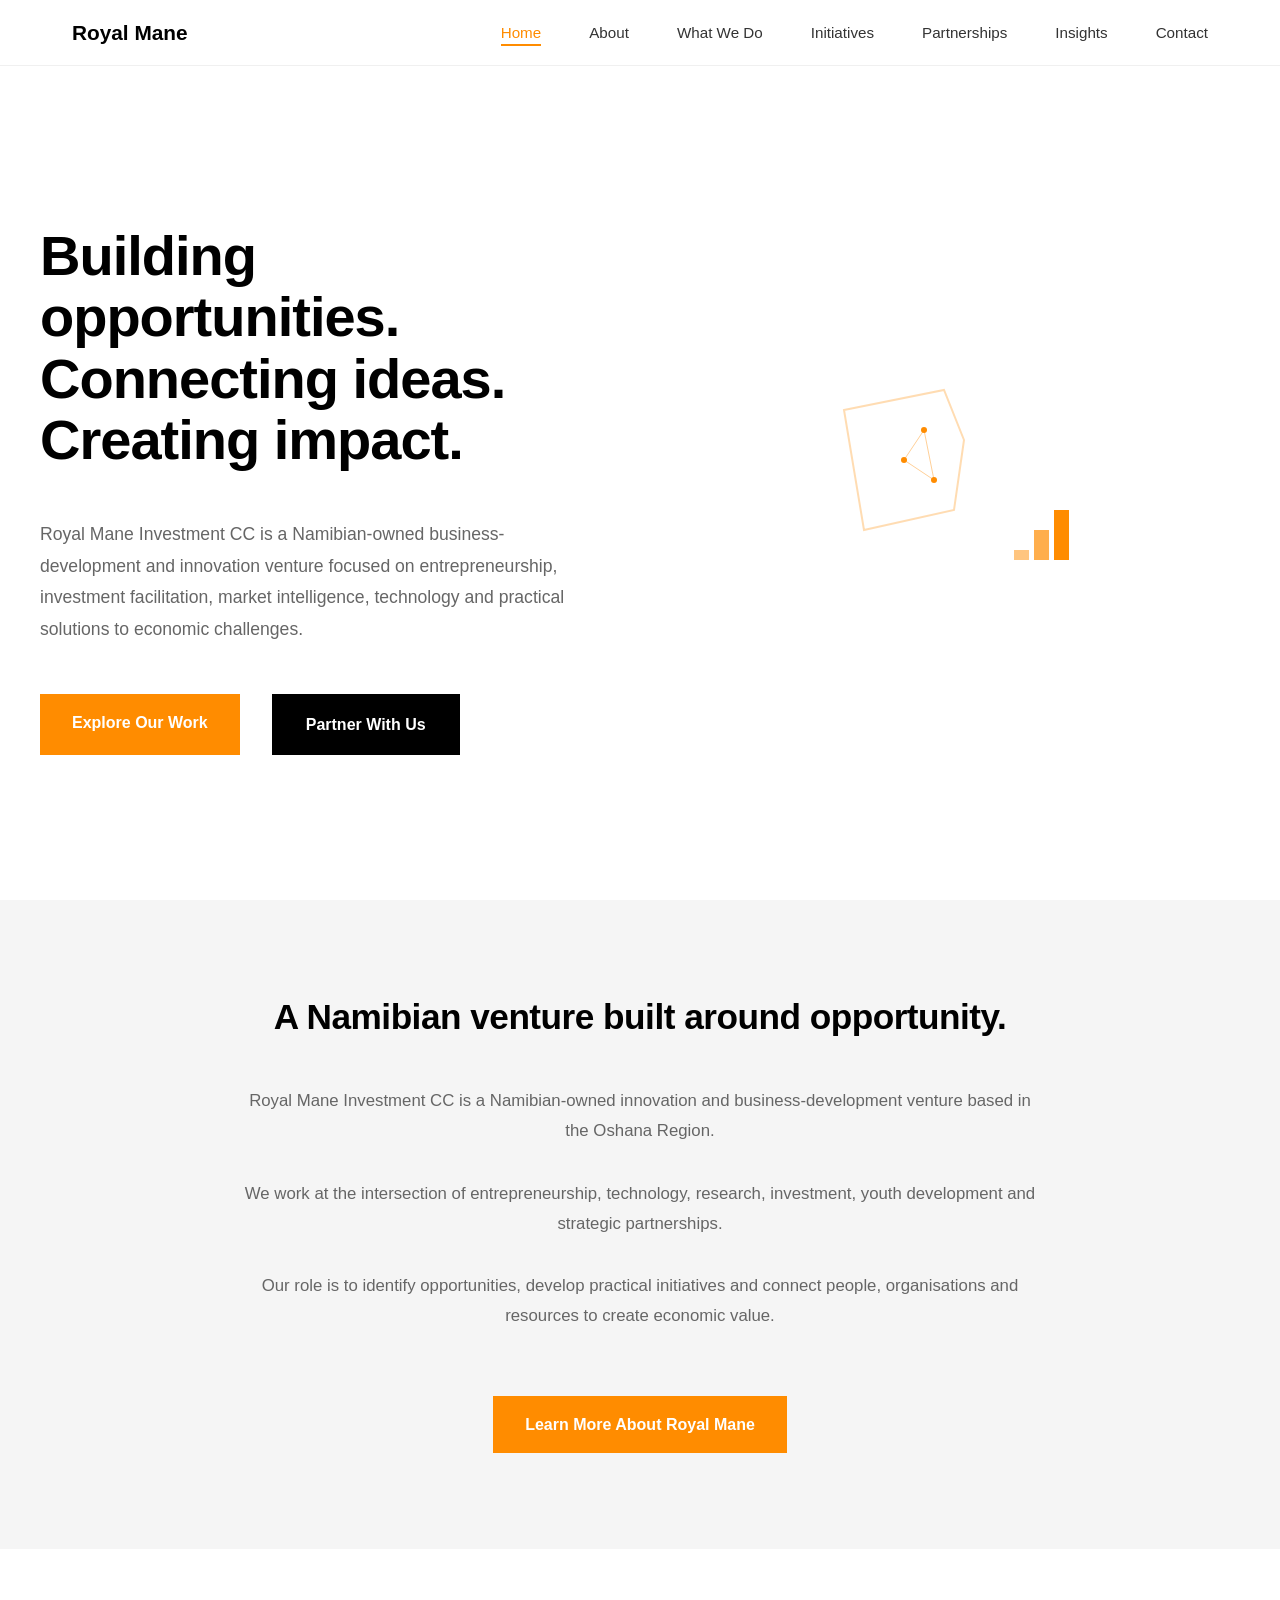
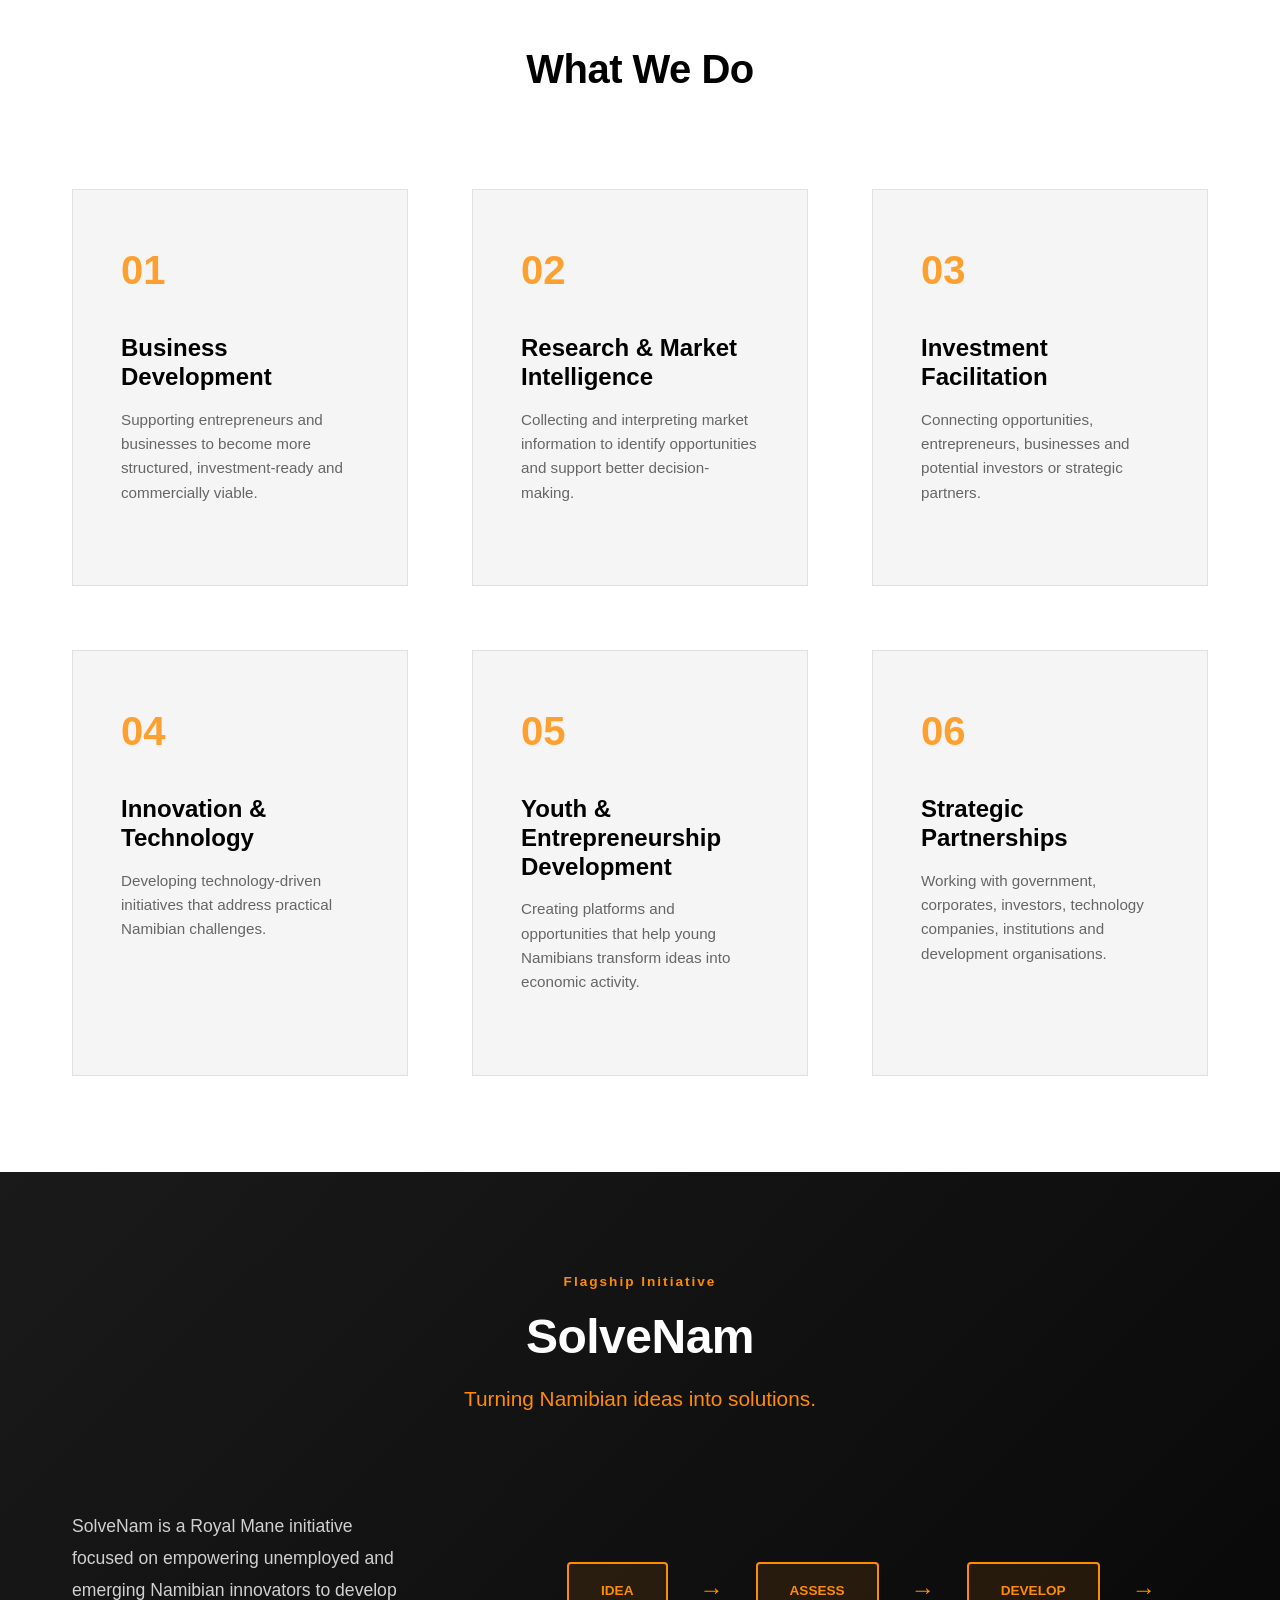
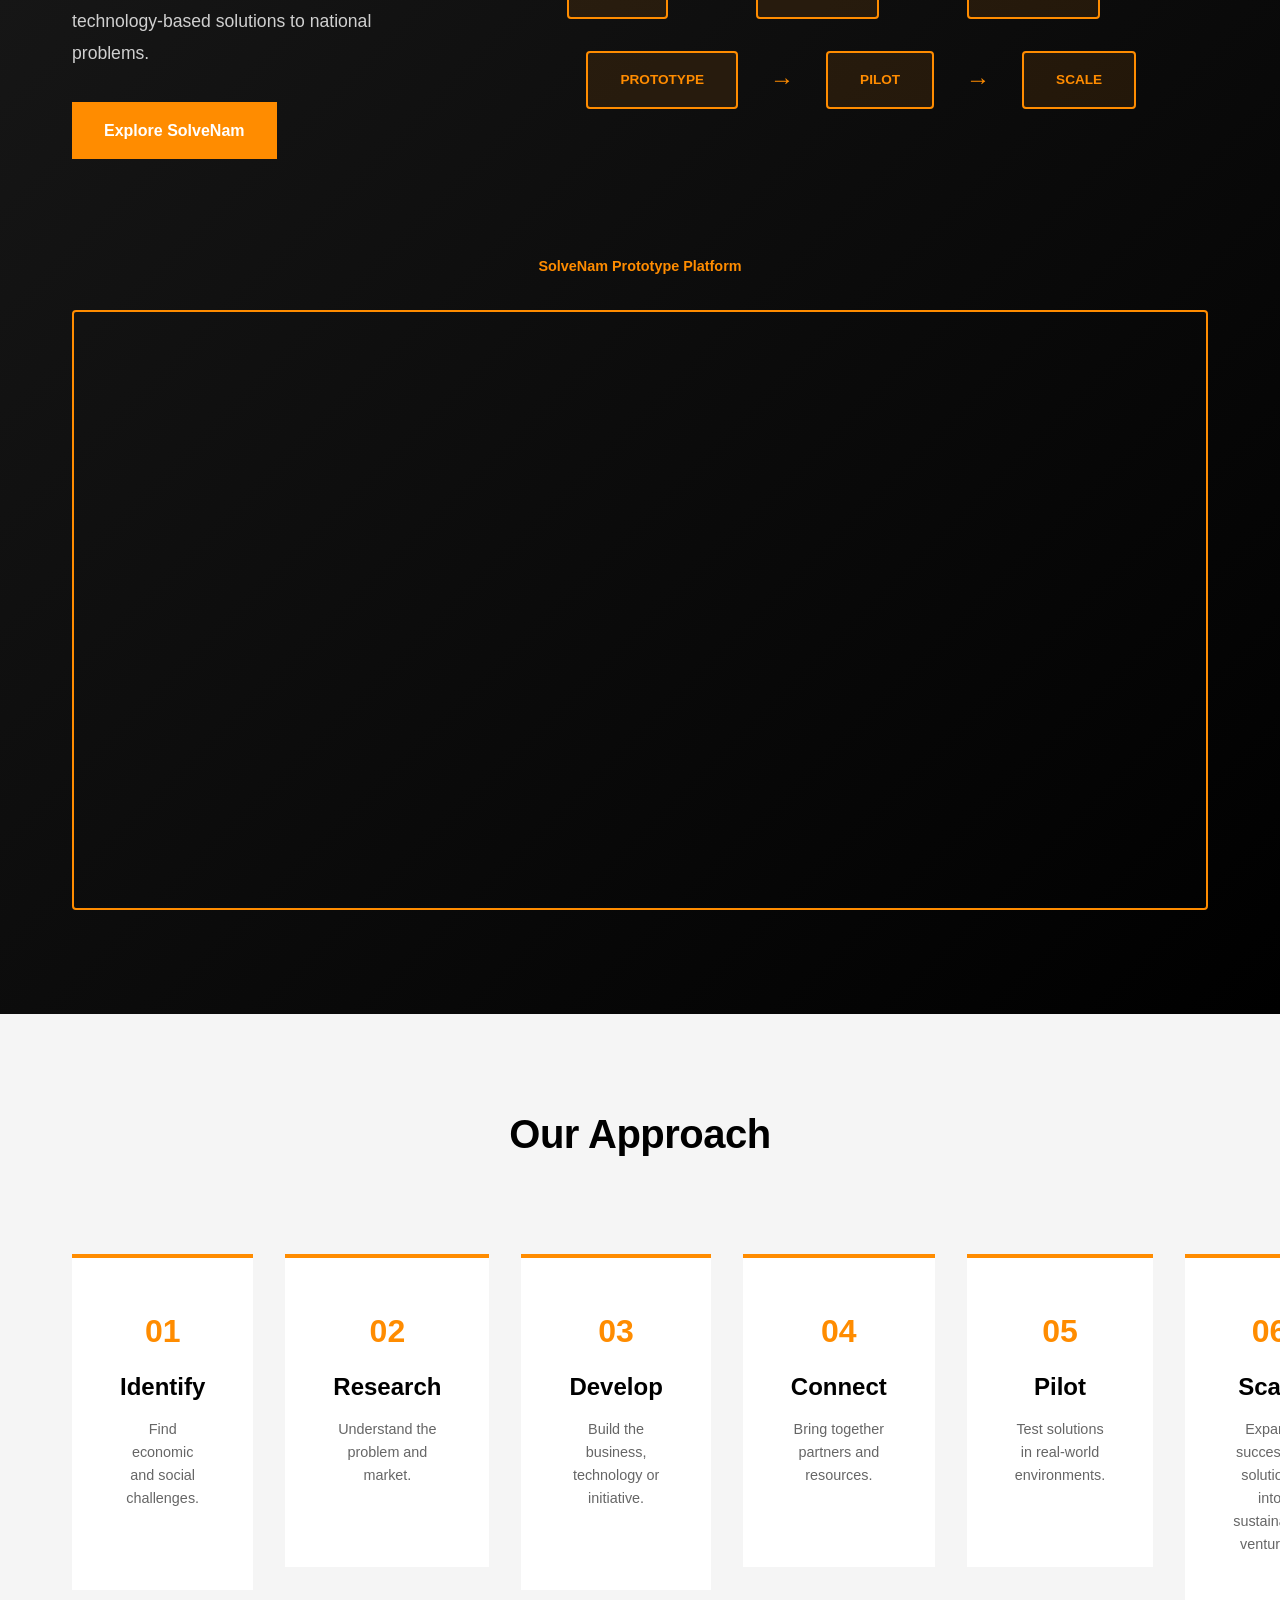
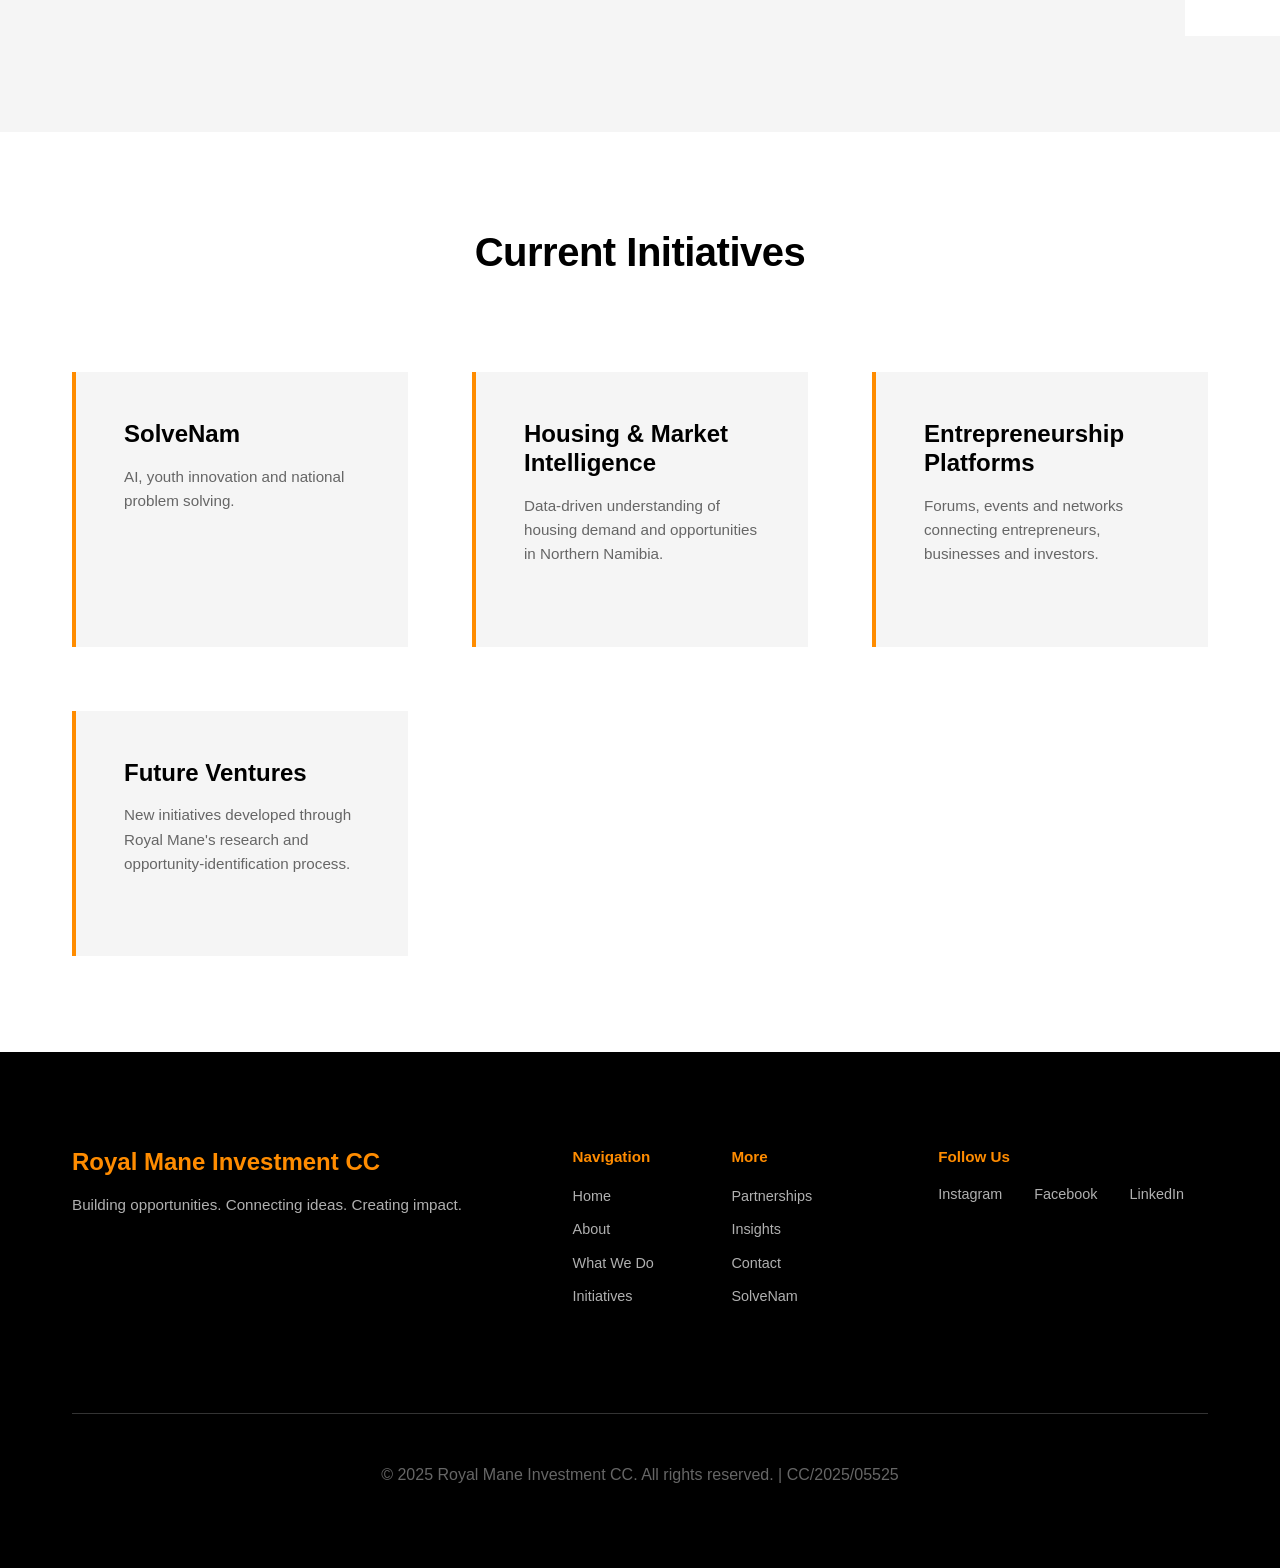
<file: index.html>
<!DOCTYPE html>
<html lang="en">
<head>
    <meta charset="UTF-8">
    <meta name="viewport" content="width=device-width, initial-scale=1.0">
    <meta name="description" content="Royal Mane Investment CC - A Namibian-owned business-development and innovation venture focused on entrepreneurship, investment facilitation, and technology solutions.">
    <meta name="keywords" content="Namibia, business development, innovation, entrepreneurship, investment, technology, SolveNam">
    <meta name="author" content="Royal Mane Investment CC">
    <meta property="og:title" content="Royal Mane Investment CC - Building Opportunities. Connecting Ideas. Creating Impact.">
    <meta property="og:description" content="A Namibian-owned innovation and business-development venture focused on entrepreneurship, investment facilitation, and practical solutions to economic challenges.">
    <meta property="og:type" content="website">
    <meta property="og:url" content="https://royalmaneinvestment.com">
    <meta name="twitter:card" content="summary_large_image">
    <title>Royal Mane Investment CC - Building Opportunities. Connecting Ideas. Creating Impact.</title>
    <link rel="icon" type="image/svg+xml" href="data:image/svg+xml,<svg xmlns='http://www.w3.org/2000/svg' viewBox='0 0 100 100'><text y='75' font-size='75' font-weight='bold' fill='%23FF8C00'>R</text></svg>">
    <link rel="stylesheet" href="styles.css">
</head>
<body>
    <!-- Navigation -->
    <nav class="navbar">
        <div class="nav-container">
            <a href="index.html" class="logo">
                <span class="logo-text">Royal Mane</span>
            </a>
            <button class="hamburger" id="hamburger">
                <span></span>
                <span></span>
                <span></span>
            </button>
            <ul class="nav-menu" id="navMenu">
                <li><a href="index.html" class="nav-link active">Home</a></li>
                <li><a href="about.html" class="nav-link">About</a></li>
                <li><a href="what-we-do.html" class="nav-link">What We Do</a></li>
                <li><a href="initiatives.html" class="nav-link">Initiatives</a></li>
                <li><a href="partnerships.html" class="nav-link">Partnerships</a></li>
                <li><a href="insights.html" class="nav-link">Insights</a></li>
                <li><a href="contact.html" class="nav-link">Contact</a></li>
            </ul>
        </div>
    </nav>

    <!-- Hero Section -->
    <section class="hero">
        <div class="hero-content">
            <div class="hero-text">
                <h1 class="hero-headline">Building opportunities.<br>Connecting ideas.<br>Creating impact.</h1>
                <p class="hero-subtext">Royal Mane Investment CC is a Namibian-owned business-development and innovation venture focused on entrepreneurship, investment facilitation, market intelligence, technology and practical solutions to economic challenges.</p>
                <div class="hero-buttons">
                    <a href="what-we-do.html" class="btn btn-primary">Explore Our Work</a>
                    <a href="partnerships.html" class="btn btn-secondary">Partner With Us</a>
                </div>
            </div>
            <div class="hero-visual">
                <svg class="hero-svg" viewBox="0 0 400 400" xmlns="http://www.w3.org/2000/svg">
                    <!-- Namibia Map Shape (simplified) -->
                    <g class="map-shape">
                        <path d="M80 120 L180 100 L200 150 L190 220 L100 240 Z" fill="none" stroke="#FF8C00" stroke-width="2" opacity="0.3"/>
                        <circle cx="140" cy="170" r="3" fill="#FF8C00" class="data-point"/>
                        <circle cx="160" cy="140" r="3" fill="#FF8C00" class="data-point"/>
                        <circle cx="170" cy="190" r="3" fill="#FF8C00" class="data-point"/>
                    </g>
                    <!-- Connecting lines animation -->
                    <g class="connection-lines" opacity="0.4">
                        <line x1="140" y1="170" x2="160" y2="140" stroke="#FF8C00" stroke-width="1"/>
                        <line x1="160" y1="140" x2="170" y2="190" stroke="#FF8C00" stroke-width="1"/>
                        <line x1="170" y1="190" x2="140" y2="170" stroke="#FF8C00" stroke-width="1"/>
                    </g>
                    <!-- Growth indicator -->
                    <g class="growth-indicator" transform="translate(250, 200)">
                        <rect x="0" y="60" width="15" height="10" fill="#FF8C00" opacity="0.5"/>
                        <rect x="20" y="40" width="15" height="30" fill="#FF8C00" opacity="0.7"/>
                        <rect x="40" y="20" width="15" height="50" fill="#FF8C00" opacity="1"/>
                    </g>
                </svg>
            </div>
        </div>
    </section>

    <!-- About Introduction -->
    <section class="about-intro">
        <div class="container">
            <div class="about-intro-content">
                <h2>A Namibian venture built around opportunity.</h2>
                <p>Royal Mane Investment CC is a Namibian-owned innovation and business-development venture based in the Oshana Region.</p>
                <p>We work at the intersection of entrepreneurship, technology, research, investment, youth development and strategic partnerships.</p>
                <p>Our role is to identify opportunities, develop practical initiatives and connect people, organisations and resources to create economic value.</p>
                <a href="about.html" class="btn btn-primary">Learn More About Royal Mane</a>
            </div>
        </div>
    </section>

    <!-- What We Do -->
    <section class="what-we-do">
        <div class="container">
            <h2>What We Do</h2>
            <div class="services-grid">
                <div class="service-card">
                    <div class="service-number">01</div>
                    <h3>Business Development</h3>
                    <p>Supporting entrepreneurs and businesses to become more structured, investment-ready and commercially viable.</p>
                </div>
                <div class="service-card">
                    <div class="service-number">02</div>
                    <h3>Research & Market Intelligence</h3>
                    <p>Collecting and interpreting market information to identify opportunities and support better decision-making.</p>
                </div>
                <div class="service-card">
                    <div class="service-number">03</div>
                    <h3>Investment Facilitation</h3>
                    <p>Connecting opportunities, entrepreneurs, businesses and potential investors or strategic partners.</p>
                </div>
                <div class="service-card">
                    <div class="service-number">04</div>
                    <h3>Innovation & Technology</h3>
                    <p>Developing technology-driven initiatives that address practical Namibian challenges.</p>
                </div>
                <div class="service-card">
                    <div class="service-number">05</div>
                    <h3>Youth & Entrepreneurship Development</h3>
                    <p>Creating platforms and opportunities that help young Namibians transform ideas into economic activity.</p>
                </div>
                <div class="service-card">
                    <div class="service-number">06</div>
                    <h3>Strategic Partnerships</h3>
                    <p>Working with government, corporates, investors, technology companies, institutions and development organisations.</p>
                </div>
            </div>
        </div>
    </section>

    <!-- Flagship Initiative: SolveNam -->
    <section class="flagship-initiative">
        <div class="container">
            <div class="initiative-header">
                <span class="initiative-label">Flagship Initiative</span>
                <h2>SolveNam</h2>
                <p class="initiative-tagline">Turning Namibian ideas into solutions.</p>
            </div>
            <div class="initiative-content">
                <div class="initiative-description">
                    <p>SolveNam is a Royal Mane initiative focused on empowering unemployed and emerging Namibian innovators to develop technology-based solutions to national problems.</p>
                    <a href="initiatives.html#solvenam" class="btn btn-primary">Explore SolveNam</a>
                </div>
                <div class="initiative-process">
                    <div class="process-step">
                        <div class="step-label">IDEA</div>
                    </div>
                    <div class="process-arrow">→</div>
                    <div class="process-step">
                        <div class="step-label">ASSESS</div>
                    </div>
                    <div class="process-arrow">→</div>
                    <div class="process-step">
                        <div class="step-label">DEVELOP</div>
                    </div>
                    <div class="process-arrow">→</div>
                    <div class="process-step">
                        <div class="step-label">PROTOTYPE</div>
                    </div>
                    <div class="process-arrow">→</div>
                    <div class="process-step">
                        <div class="step-label">PILOT</div>
                    </div>
                    <div class="process-arrow">→</div>
                    <div class="process-step">
                        <div class="step-label">SCALE</div>
                    </div>
                </div>
            </div>
            <div class="solvenam-preview">
                <p class="preview-note">SolveNam Prototype Platform</p>
                <iframe src="https://solvenam-463499.onhercules.app/" title="SolveNam Prototype Platform" allowfullscreen="" loading="lazy"></iframe>
            </div>
        </div>
    </section>

    <!-- Our Approach -->
    <section class="our-approach">
        <div class="container">
            <h2>Our Approach</h2>
            <div class="approach-timeline">
                <div class="timeline-item">
                    <div class="timeline-number">01</div>
                    <h3>Identify</h3>
                    <p>Find economic and social challenges.</p>
                </div>
                <div class="timeline-divider"></div>
                <div class="timeline-item">
                    <div class="timeline-number">02</div>
                    <h3>Research</h3>
                    <p>Understand the problem and market.</p>
                </div>
                <div class="timeline-divider"></div>
                <div class="timeline-item">
                    <div class="timeline-number">03</div>
                    <h3>Develop</h3>
                    <p>Build the business, technology or initiative.</p>
                </div>
                <div class="timeline-divider"></div>
                <div class="timeline-item">
                    <div class="timeline-number">04</div>
                    <h3>Connect</h3>
                    <p>Bring together partners and resources.</p>
                </div>
                <div class="timeline-divider"></div>
                <div class="timeline-item">
                    <div class="timeline-number">05</div>
                    <h3>Pilot</h3>
                    <p>Test solutions in real-world environments.</p>
                </div>
                <div class="timeline-divider"></div>
                <div class="timeline-item">
                    <div class="timeline-number">06</div>
                    <h3>Scale</h3>
                    <p>Expand successful solutions into sustainable ventures.</p>
                </div>
            </div>
        </div>
    </section>

    <!-- Current Initiatives -->
    <section class="current-initiatives">
        <div class="container">
            <h2>Current Initiatives</h2>
            <div class="initiatives-grid">
                <div class="init-card">
                    <h3>SolveNam</h3>
                    <p>AI, youth innovation and national problem solving.</p>
                </div>
                <div class="init-card">
                    <h3>Housing & Market Intelligence</h3>
                    <p>Data-driven understanding of housing demand and opportunities in Northern Namibia.</p>
                </div>
                <div class="init-card">
                    <h3>Entrepreneurship Platforms</h3>
                    <p>Forums, events and networks connecting entrepreneurs, businesses and investors.</p>
                </div>
                <div class="init-card">
                    <h3>Future Ventures</h3>
                    <p>New initiatives developed through Royal Mane's research and opportunity-identification process.</p>
                </div>
            </div>
        </div>
    </section>

    <!-- Footer -->
    <footer class="footer">
        <div class="container">
            <div class="footer-content">
                <div class="footer-brand">
                    <h3>Royal Mane Investment CC</h3>
                    <p>Building opportunities. Connecting ideas. Creating impact.</p>
                </div>
                <div class="footer-links">
                    <div class="footer-column">
                        <h4>Navigation</h4>
                        <ul>
                            <li><a href="index.html">Home</a></li>
                            <li><a href="about.html">About</a></li>
                            <li><a href="what-we-do.html">What We Do</a></li>
                            <li><a href="initiatives.html">Initiatives</a></li>
                        </ul>
                    </div>
                    <div class="footer-column">
                        <h4>More</h4>
                        <ul>
                            <li><a href="partnerships.html">Partnerships</a></li>
                            <li><a href="insights.html">Insights</a></li>
                            <li><a href="contact.html">Contact</a></li>
                            <li><a href="initiatives.html#solvenam">SolveNam</a></li>
                        </ul>
                    </div>
                </div>
                <div class="footer-social">
                    <h4>Follow Us</h4>
                    <div class="social-links">
                        <a href="#" target="_blank" rel="noopener noreferrer" aria-label="Instagram">Instagram</a>
                        <a href="#" target="_blank" rel="noopener noreferrer" aria-label="Facebook">Facebook</a>
                        <a href="#" target="_blank" rel="noopener noreferrer" aria-label="LinkedIn">LinkedIn</a>
                    </div>
                </div>
            </div>
            <div class="footer-bottom">
                <p>&copy; 2025 Royal Mane Investment CC. All rights reserved. | CC/2025/05525</p>
            </div>
        </div>
    </footer>

    <script src="script.js"></script>
</body>
</html>
</file>
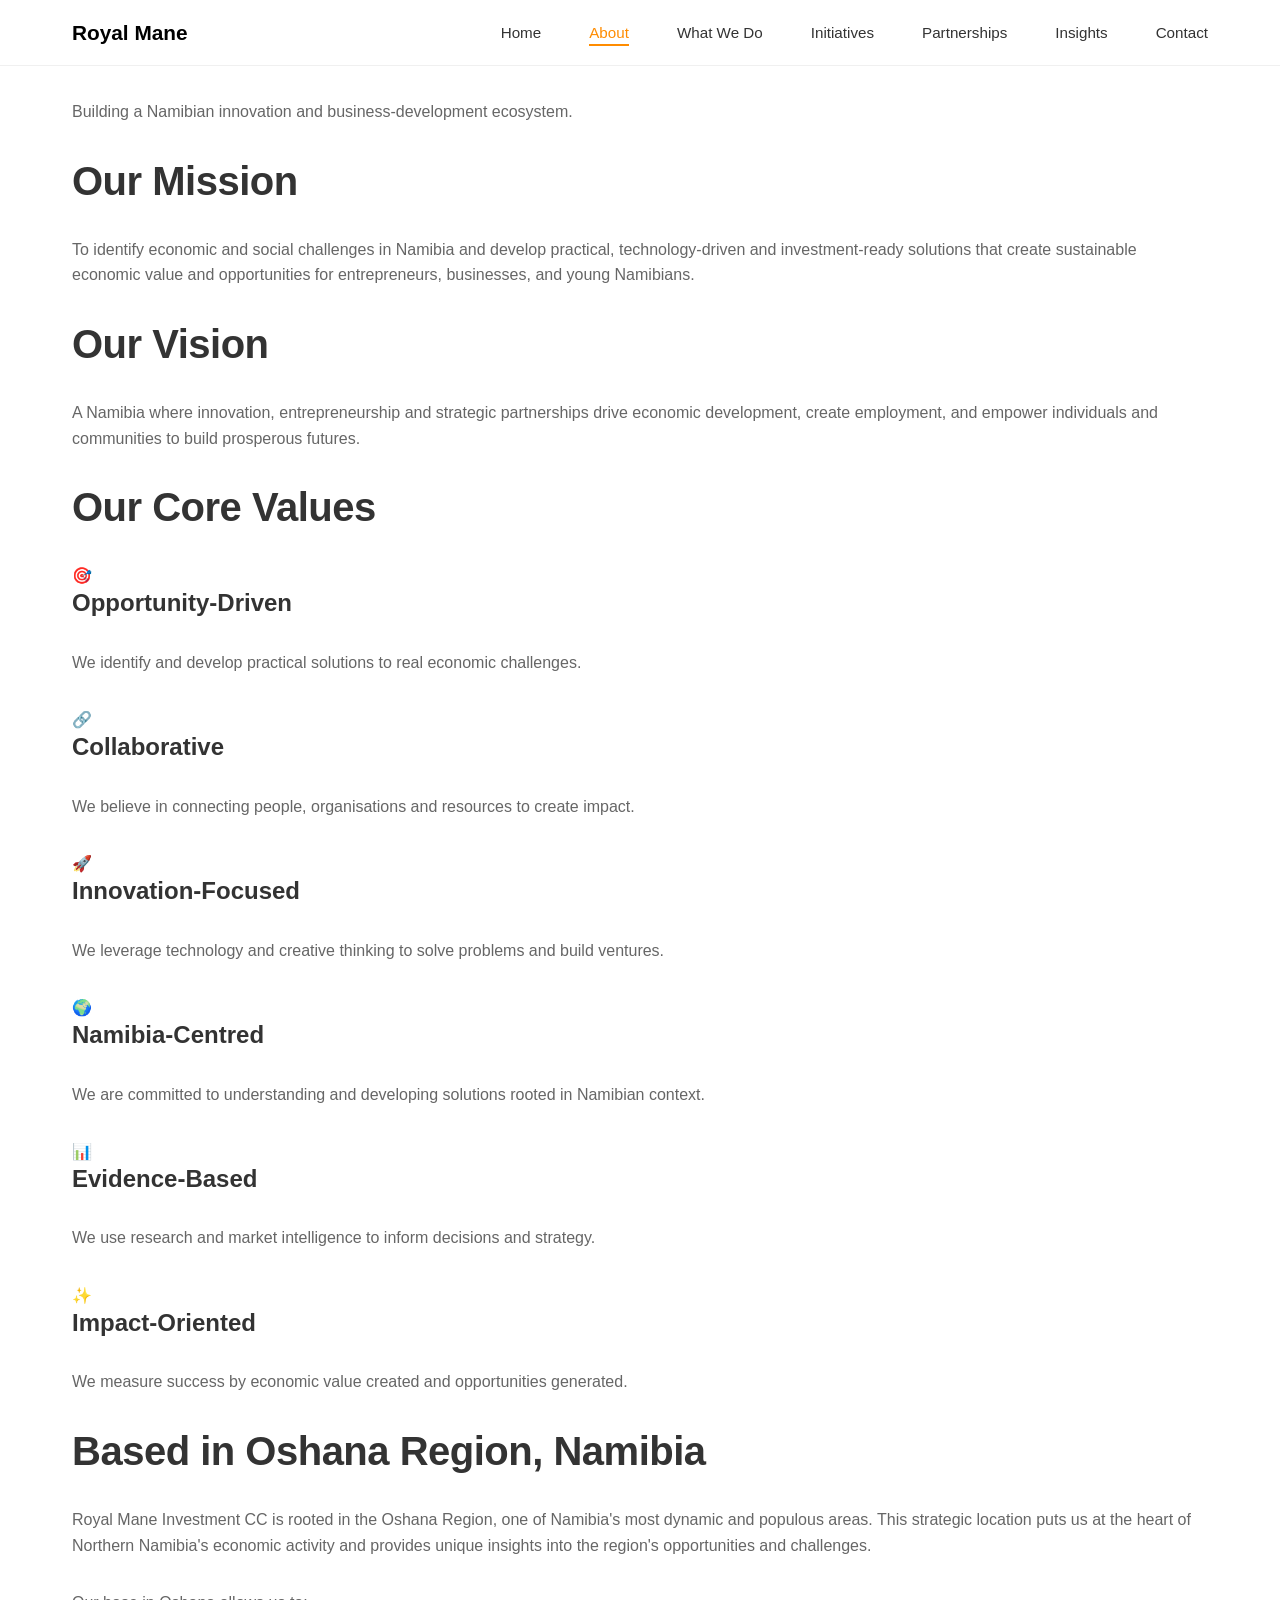
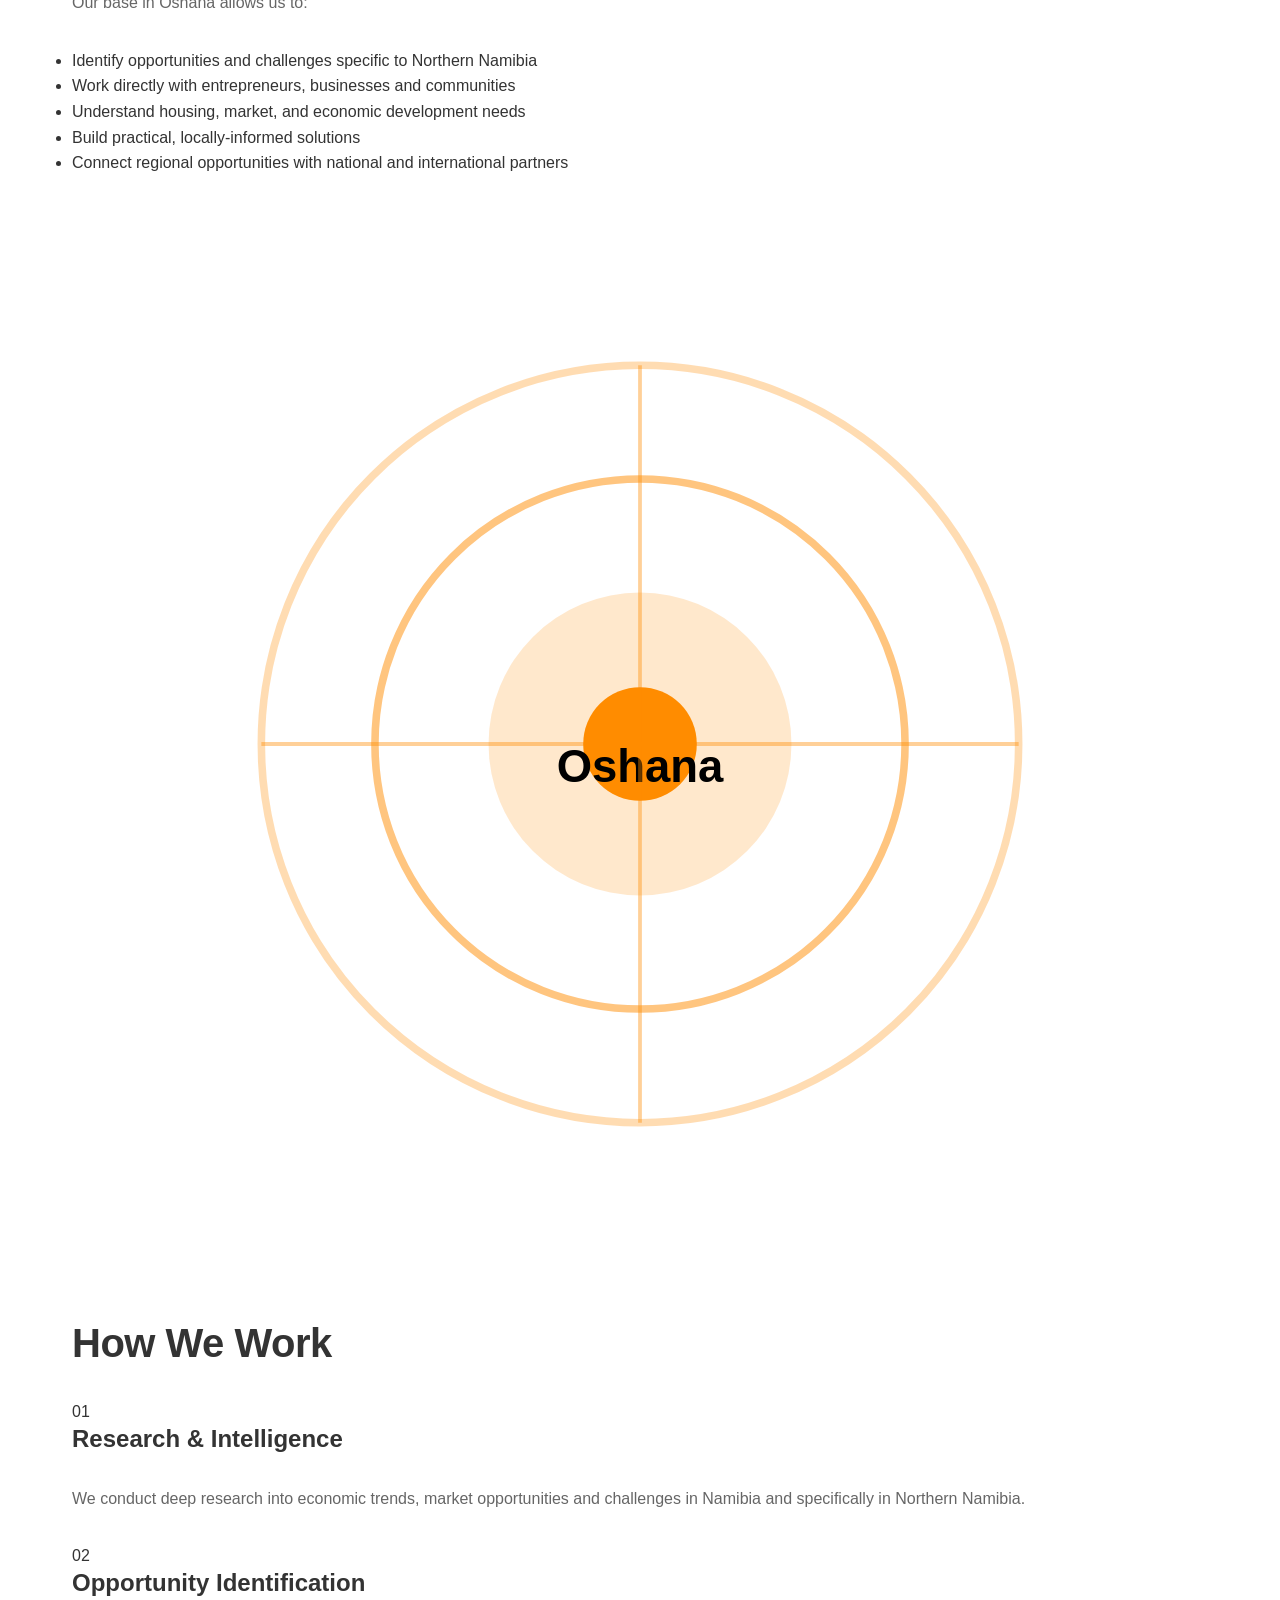
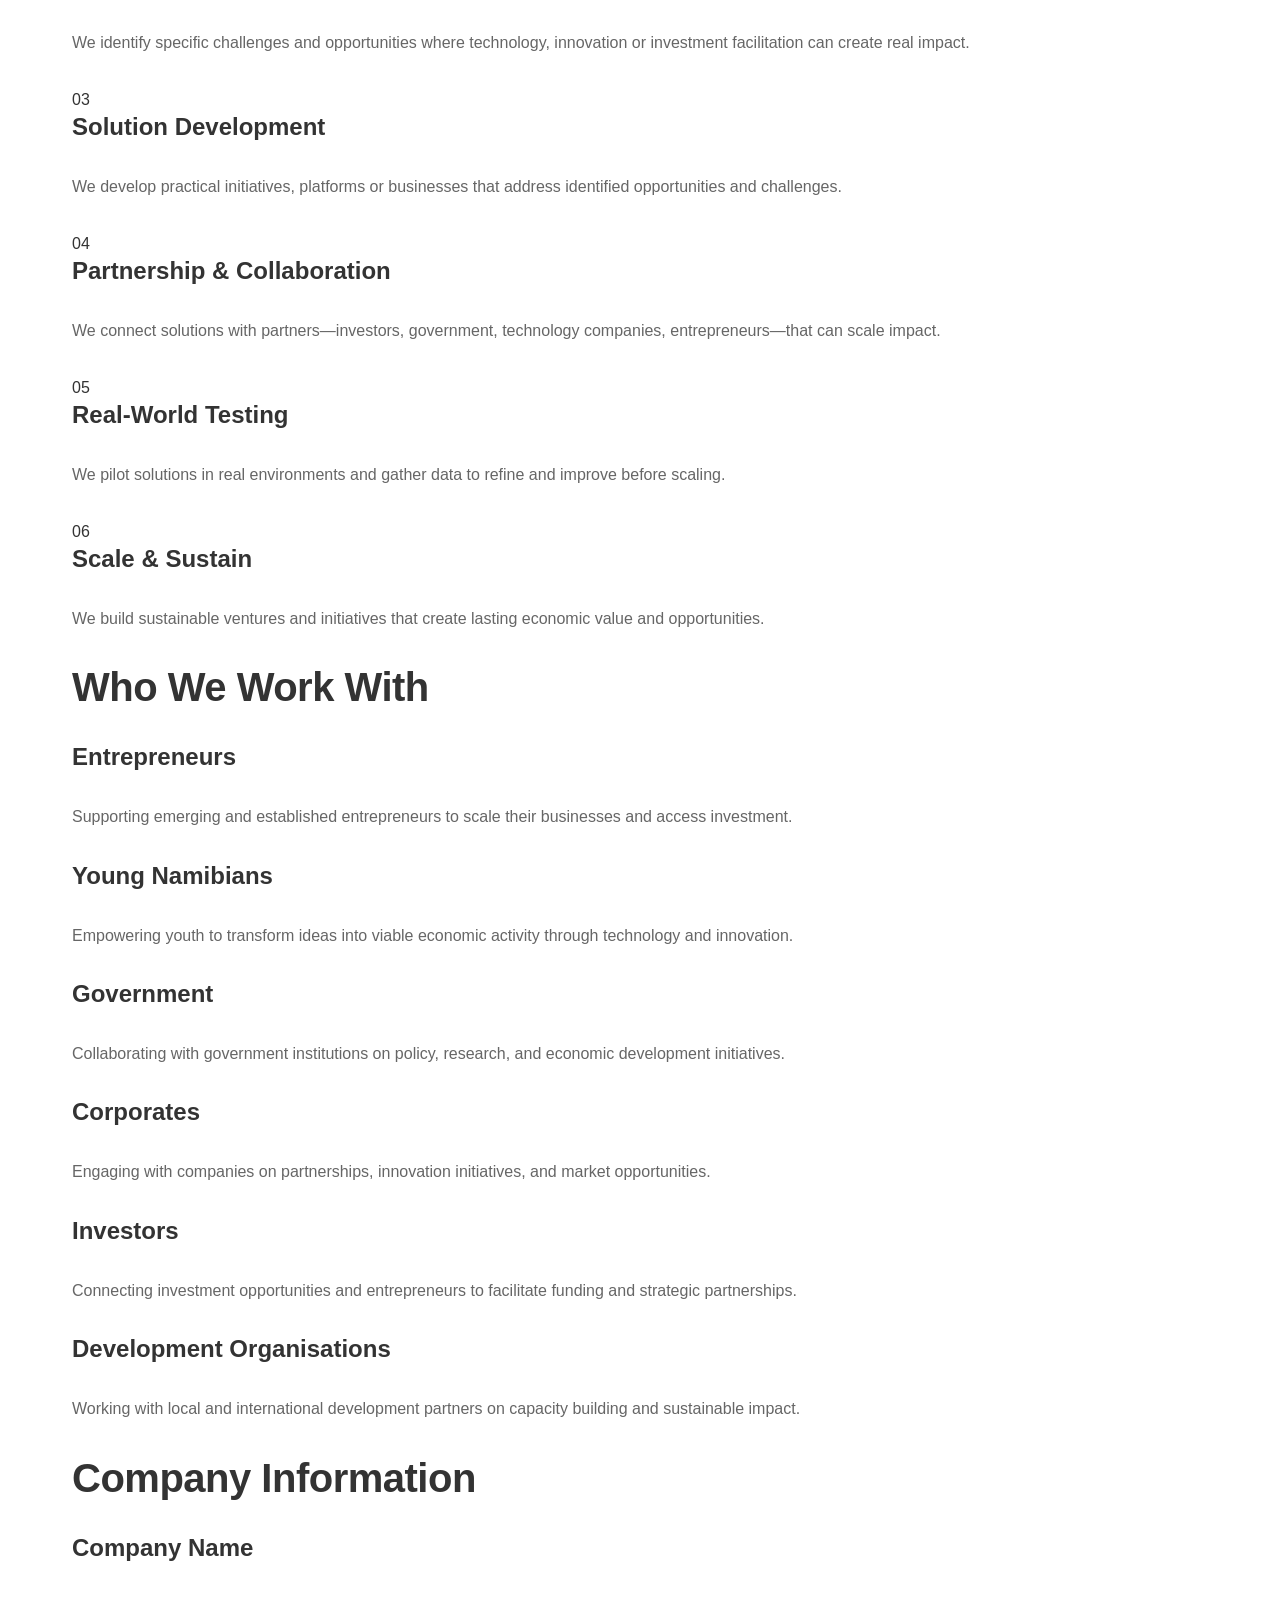
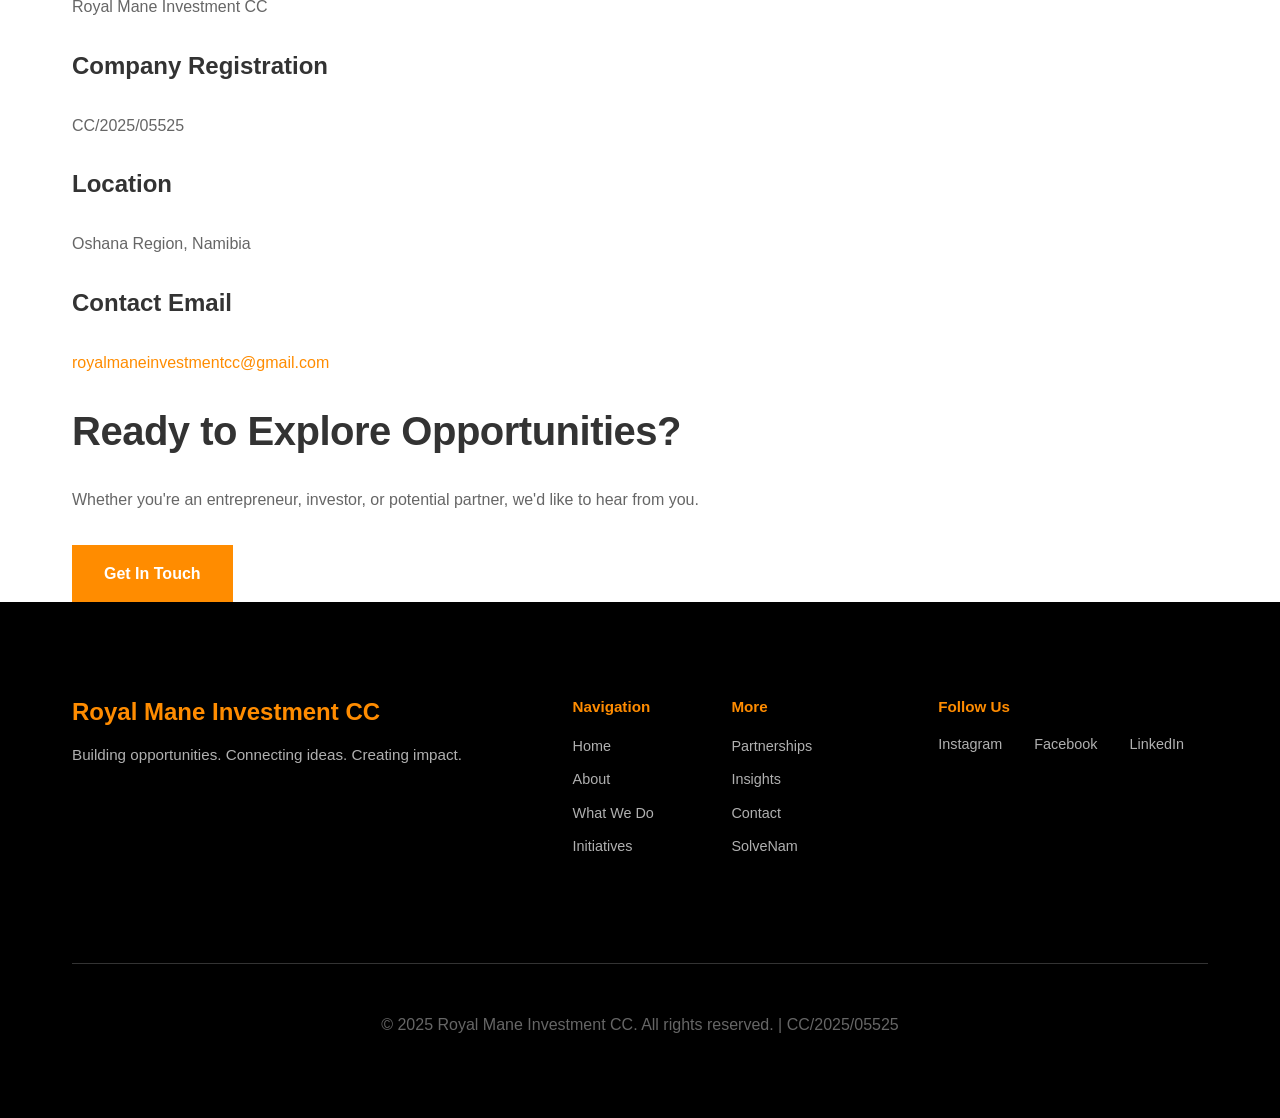
<file: about.html>
<!DOCTYPE html>
<html lang="en">
<head>
    <meta charset="UTF-8">
    <meta name="viewport" content="width=device-width, initial-scale=1.0">
    <meta name="description" content="About Royal Mane Investment CC - Learn about our mission, vision, and values as a Namibian-owned business-development and innovation venture.">
    <meta name="keywords" content="About Royal Mane, Namibia, business development, innovation, entrepreneurship">
    <meta property="og:title" content="About Royal Mane Investment CC">
    <meta property="og:description" content="A Namibian-owned innovation and business-development venture focused on entrepreneurship and economic development.">
    <title>About Royal Mane Investment CC</title>
    <link rel="icon" type="image/svg+xml" href="data:image/svg+xml,<svg xmlns='http://www.w3.org/2000/svg' viewBox='0 0 100 100'><text y='75' font-size='75' font-weight='bold' fill='%23FF8C00'>R</text></svg>">
    <link rel="stylesheet" href="styles.css">
</head>
<body>
    <!-- Navigation -->
    <nav class="navbar">
        <div class="nav-container">
            <a href="index.html" class="logo">
                <span class="logo-text">Royal Mane</span>
            </a>
            <button class="hamburger" id="hamburger">
                <span></span>
                <span></span>
                <span></span>
            </button>
            <ul class="nav-menu" id="navMenu">
                <li><a href="index.html" class="nav-link">Home</a></li>
                <li><a href="about.html" class="nav-link active">About</a></li>
                <li><a href="what-we-do.html" class="nav-link">What We Do</a></li>
                <li><a href="initiatives.html" class="nav-link">Initiatives</a></li>
                <li><a href="partnerships.html" class="nav-link">Partnerships</a></li>
                <li><a href="insights.html" class="nav-link">Insights</a></li>
                <li><a href="contact.html" class="nav-link">Contact</a></li>
            </ul>
        </div>
    </nav>

    <!-- Page Hero -->
    <section class="page-hero">
        <div class="container">
            <h1>About Royal Mane</h1>
            <p>Building a Namibian innovation and business-development ecosystem.</p>
        </div>
    </section>

    <!-- Mission & Vision -->
    <section class="mission-vision">
        <div class="container">
            <div class="mission-vision-grid">
                <div class="mission-card">
                    <h2>Our Mission</h2>
                    <p>To identify economic and social challenges in Namibia and develop practical, technology-driven and investment-ready solutions that create sustainable economic value and opportunities for entrepreneurs, businesses, and young Namibians.</p>
                </div>
                <div class="mission-card vision">
                    <h2>Our Vision</h2>
                    <p>A Namibia where innovation, entrepreneurship and strategic partnerships drive economic development, create employment, and empower individuals and communities to build prosperous futures.</p>
                </div>
            </div>
        </div>
    </section>

    <!-- Core Values -->
    <section class="core-values">
        <div class="container">
            <h2>Our Core Values</h2>
            <div class="values-grid">
                <div class="value-card">
                    <div class="value-icon">🎯</div>
                    <h3>Opportunity-Driven</h3>
                    <p>We identify and develop practical solutions to real economic challenges.</p>
                </div>
                <div class="value-card">
                    <div class="value-icon">🔗</div>
                    <h3>Collaborative</h3>
                    <p>We believe in connecting people, organisations and resources to create impact.</p>
                </div>
                <div class="value-card">
                    <div class="value-icon">🚀</div>
                    <h3>Innovation-Focused</h3>
                    <p>We leverage technology and creative thinking to solve problems and build ventures.</p>
                </div>
                <div class="value-card">
                    <div class="value-icon">🌍</div>
                    <h3>Namibia-Centred</h3>
                    <p>We are committed to understanding and developing solutions rooted in Namibian context.</p>
                </div>
                <div class="value-card">
                    <div class="value-icon">📊</div>
                    <h3>Evidence-Based</h3>
                    <p>We use research and market intelligence to inform decisions and strategy.</p>
                </div>
                <div class="value-card">
                    <div class="value-icon">✨</div>
                    <h3>Impact-Oriented</h3>
                    <p>We measure success by economic value created and opportunities generated.</p>
                </div>
            </div>
        </div>
    </section>

    <!-- About Oshana -->
    <section class="oshana-section">
        <div class="container">
            <div class="oshana-content">
                <div class="oshana-text">
                    <h2>Based in Oshana Region, Namibia</h2>
                    <p>Royal Mane Investment CC is rooted in the Oshana Region, one of Namibia's most dynamic and populous areas. This strategic location puts us at the heart of Northern Namibia's economic activity and provides unique insights into the region's opportunities and challenges.</p>
                    <p>Our base in Oshana allows us to:</p>
                    <ul class="oshana-list">
                        <li>Identify opportunities and challenges specific to Northern Namibia</li>
                        <li>Work directly with entrepreneurs, businesses and communities</li>
                        <li>Understand housing, market, and economic development needs</li>
                        <li>Build practical, locally-informed solutions</li>
                        <li>Connect regional opportunities with national and international partners</li>
                    </ul>
                </div>
                <div class="oshana-visual">
                    <svg viewBox="0 0 300 300" xmlns="http://www.w3.org/2000/svg">
                        <!-- Simplified Oshana representation -->
                        <g class="oshana-map">
                            <circle cx="150" cy="150" r="100" fill="none" stroke="#FF8C00" stroke-width="2" opacity="0.3"/>
                            <circle cx="150" cy="150" r="70" fill="none" stroke="#FF8C00" stroke-width="2" opacity="0.5"/>
                            <circle cx="150" cy="150" r="40" fill="#FF8C00" opacity="0.2"/>
                            <circle cx="150" cy="150" r="15" fill="#FF8C00"/>
                            <text x="150" y="160" text-anchor="middle" font-size="12" fill="#000" font-weight="bold">Oshana</text>
                        </g>
                        <g class="connections" opacity="0.4">
                            <line x1="150" y1="50" x2="150" y2="250" stroke="#FF8C00" stroke-width="1"/>
                            <line x1="50" y1="150" x2="250" y2="150" stroke="#FF8C00" stroke-width="1"/>
                        </g>
                    </svg>
                </div>
            </div>
        </div>
    </section>

    <!-- How We Work -->
    <section class="how-we-work">
        <div class="container">
            <h2>How We Work</h2>
            <div class="work-grid">
                <div class="work-card">
                    <div class="work-number">01</div>
                    <h3>Research & Intelligence</h3>
                    <p>We conduct deep research into economic trends, market opportunities and challenges in Namibia and specifically in Northern Namibia.</p>
                </div>
                <div class="work-card">
                    <div class="work-number">02</div>
                    <h3>Opportunity Identification</h3>
                    <p>We identify specific challenges and opportunities where technology, innovation or investment facilitation can create real impact.</p>
                </div>
                <div class="work-card">
                    <div class="work-number">03</div>
                    <h3>Solution Development</h3>
                    <p>We develop practical initiatives, platforms or businesses that address identified opportunities and challenges.</p>
                </div>
                <div class="work-card">
                    <div class="work-number">04</div>
                    <h3>Partnership & Collaboration</h3>
                    <p>We connect solutions with partners—investors, government, technology companies, entrepreneurs—that can scale impact.</p>
                </div>
                <div class="work-card">
                    <div class="work-number">05</div>
                    <h3>Real-World Testing</h3>
                    <p>We pilot solutions in real environments and gather data to refine and improve before scaling.</p>
                </div>
                <div class="work-card">
                    <div class="work-number">06</div>
                    <h3>Scale & Sustain</h3>
                    <p>We build sustainable ventures and initiatives that create lasting economic value and opportunities.</p>
                </div>
            </div>
        </div>
    </section>

    <!-- Who We Work With -->
    <section class="who-we-work-with">
        <div class="container">
            <h2>Who We Work With</h2>
            <div class="stakeholder-grid">
                <div class="stakeholder-card">
                    <h3>Entrepreneurs</h3>
                    <p>Supporting emerging and established entrepreneurs to scale their businesses and access investment.</p>
                </div>
                <div class="stakeholder-card">
                    <h3>Young Namibians</h3>
                    <p>Empowering youth to transform ideas into viable economic activity through technology and innovation.</p>
                </div>
                <div class="stakeholder-card">
                    <h3>Government</h3>
                    <p>Collaborating with government institutions on policy, research, and economic development initiatives.</p>
                </div>
                <div class="stakeholder-card">
                    <h3>Corporates</h3>
                    <p>Engaging with companies on partnerships, innovation initiatives, and market opportunities.</p>
                </div>
                <div class="stakeholder-card">
                    <h3>Investors</h3>
                    <p>Connecting investment opportunities and entrepreneurs to facilitate funding and strategic partnerships.</p>
                </div>
                <div class="stakeholder-card">
                    <h3>Development Organisations</h3>
                    <p>Working with local and international development partners on capacity building and sustainable impact.</p>
                </div>
            </div>
        </div>
    </section>

    <!-- Registration Info -->
    <section class="registration-info">
        <div class="container">
            <h2>Company Information</h2>
            <div class="info-cards">
                <div class="info-card">
                    <h3>Company Name</h3>
                    <p>Royal Mane Investment CC</p>
                </div>
                <div class="info-card">
                    <h3>Company Registration</h3>
                    <p>CC/2025/05525</p>
                </div>
                <div class="info-card">
                    <h3>Location</h3>
                    <p>Oshana Region, Namibia</p>
                </div>
                <div class="info-card">
                    <h3>Contact Email</h3>
                    <p><a href="mailto:royalmaneinvestmentcc@gmail.com">royalmaneinvestmentcc@gmail.com</a></p>
                </div>
            </div>
        </div>
    </section>

    <!-- CTA -->
    <section class="cta-section">
        <div class="container">
            <h2>Ready to Explore Opportunities?</h2>
            <p>Whether you're an entrepreneur, investor, or potential partner, we'd like to hear from you.</p>
            <a href="contact.html" class="btn btn-primary">Get In Touch</a>
        </div>
    </section>

    <!-- Footer -->
    <footer class="footer">
        <div class="container">
            <div class="footer-content">
                <div class="footer-brand">
                    <h3>Royal Mane Investment CC</h3>
                    <p>Building opportunities. Connecting ideas. Creating impact.</p>
                </div>
                <div class="footer-links">
                    <div class="footer-column">
                        <h4>Navigation</h4>
                        <ul>
                            <li><a href="index.html">Home</a></li>
                            <li><a href="about.html">About</a></li>
                            <li><a href="what-we-do.html">What We Do</a></li>
                            <li><a href="initiatives.html">Initiatives</a></li>
                        </ul>
                    </div>
                    <div class="footer-column">
                        <h4>More</h4>
                        <ul>
                            <li><a href="partnerships.html">Partnerships</a></li>
                            <li><a href="insights.html">Insights</a></li>
                            <li><a href="contact.html">Contact</a></li>
                            <li><a href="initiatives.html#solvenam">SolveNam</a></li>
                        </ul>
                    </div>
                </div>
                <div class="footer-social">
                    <h4>Follow Us</h4>
                    <div class="social-links">
                        <a href="#" target="_blank" rel="noopener noreferrer" aria-label="Instagram">Instagram</a>
                        <a href="#" target="_blank" rel="noopener noreferrer" aria-label="Facebook">Facebook</a>
                        <a href="#" target="_blank" rel="noopener noreferrer" aria-label="LinkedIn">LinkedIn</a>
                    </div>
                </div>
            </div>
            <div class="footer-bottom">
                <p>&copy; 2025 Royal Mane Investment CC. All rights reserved. | CC/2025/05525</p>
            </div>
        </div>
    </footer>

    <script src="script.js"></script>
</body>
</html>
</file>
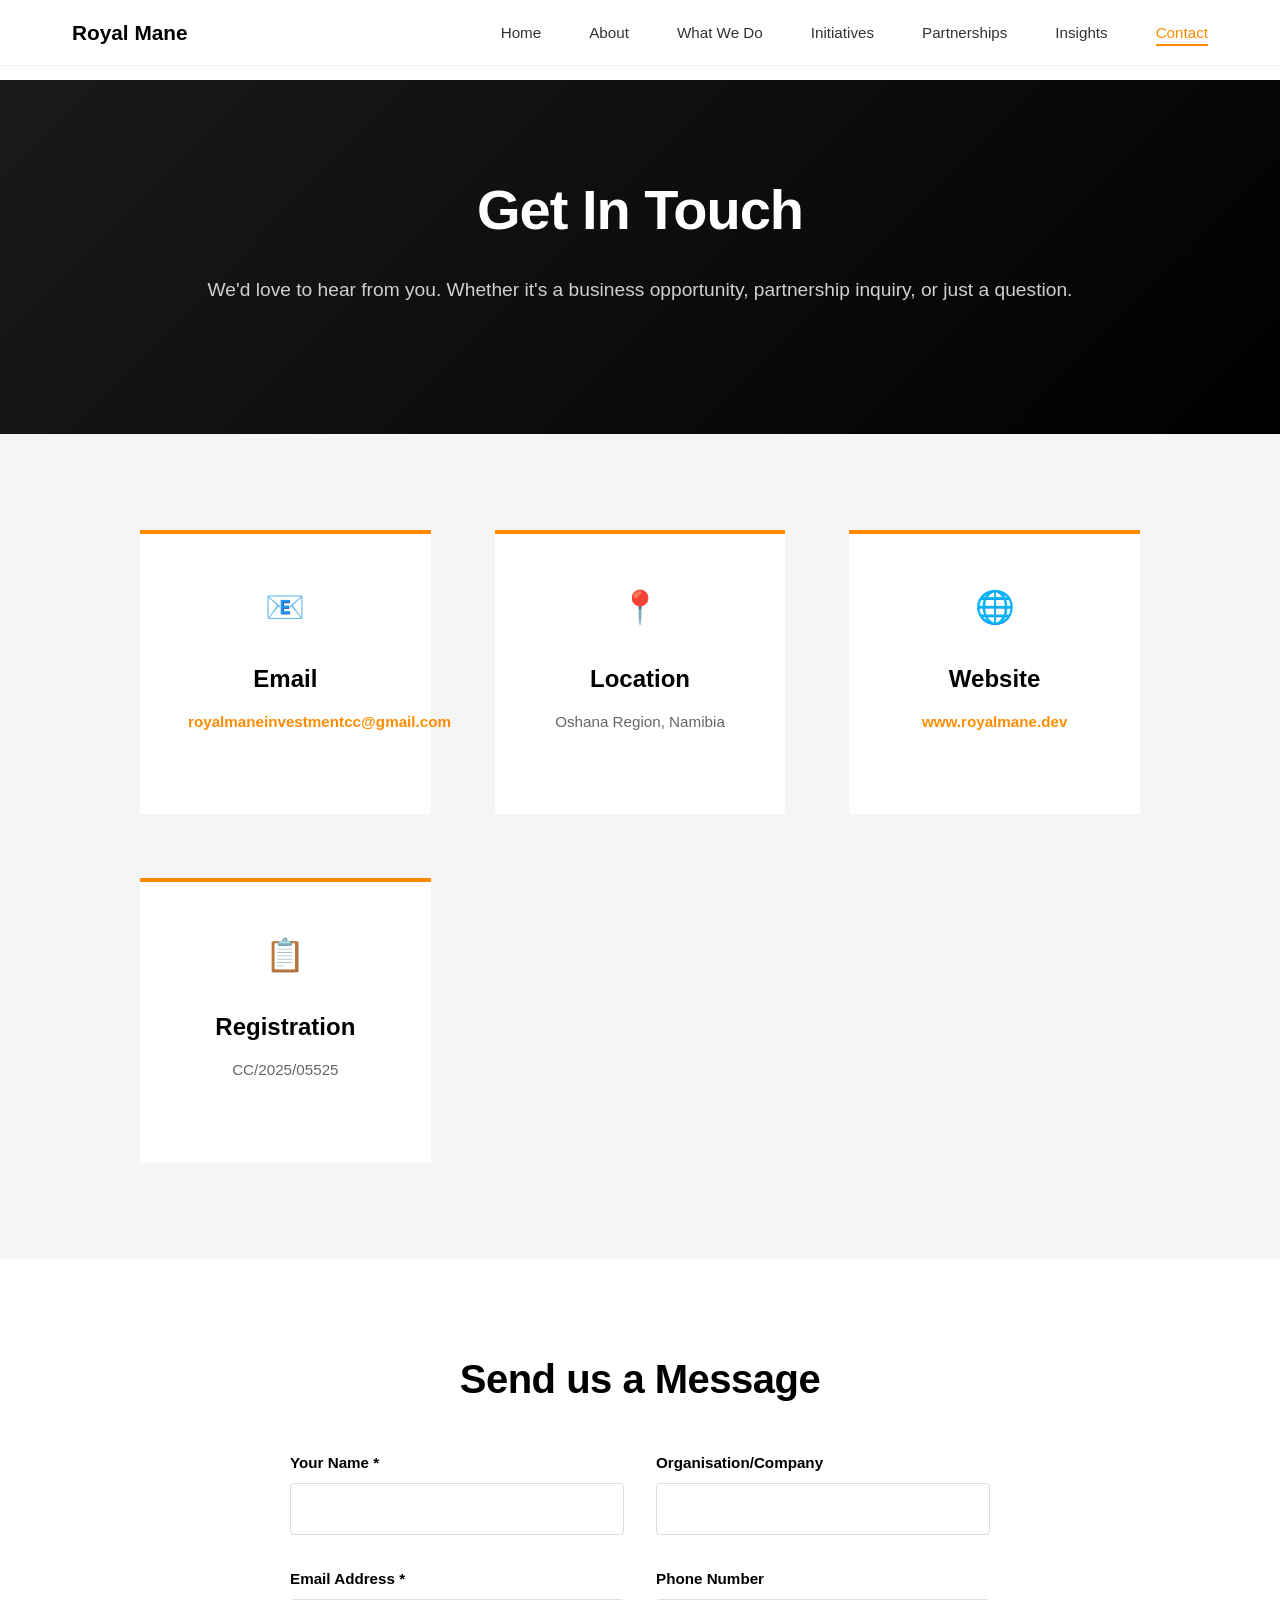
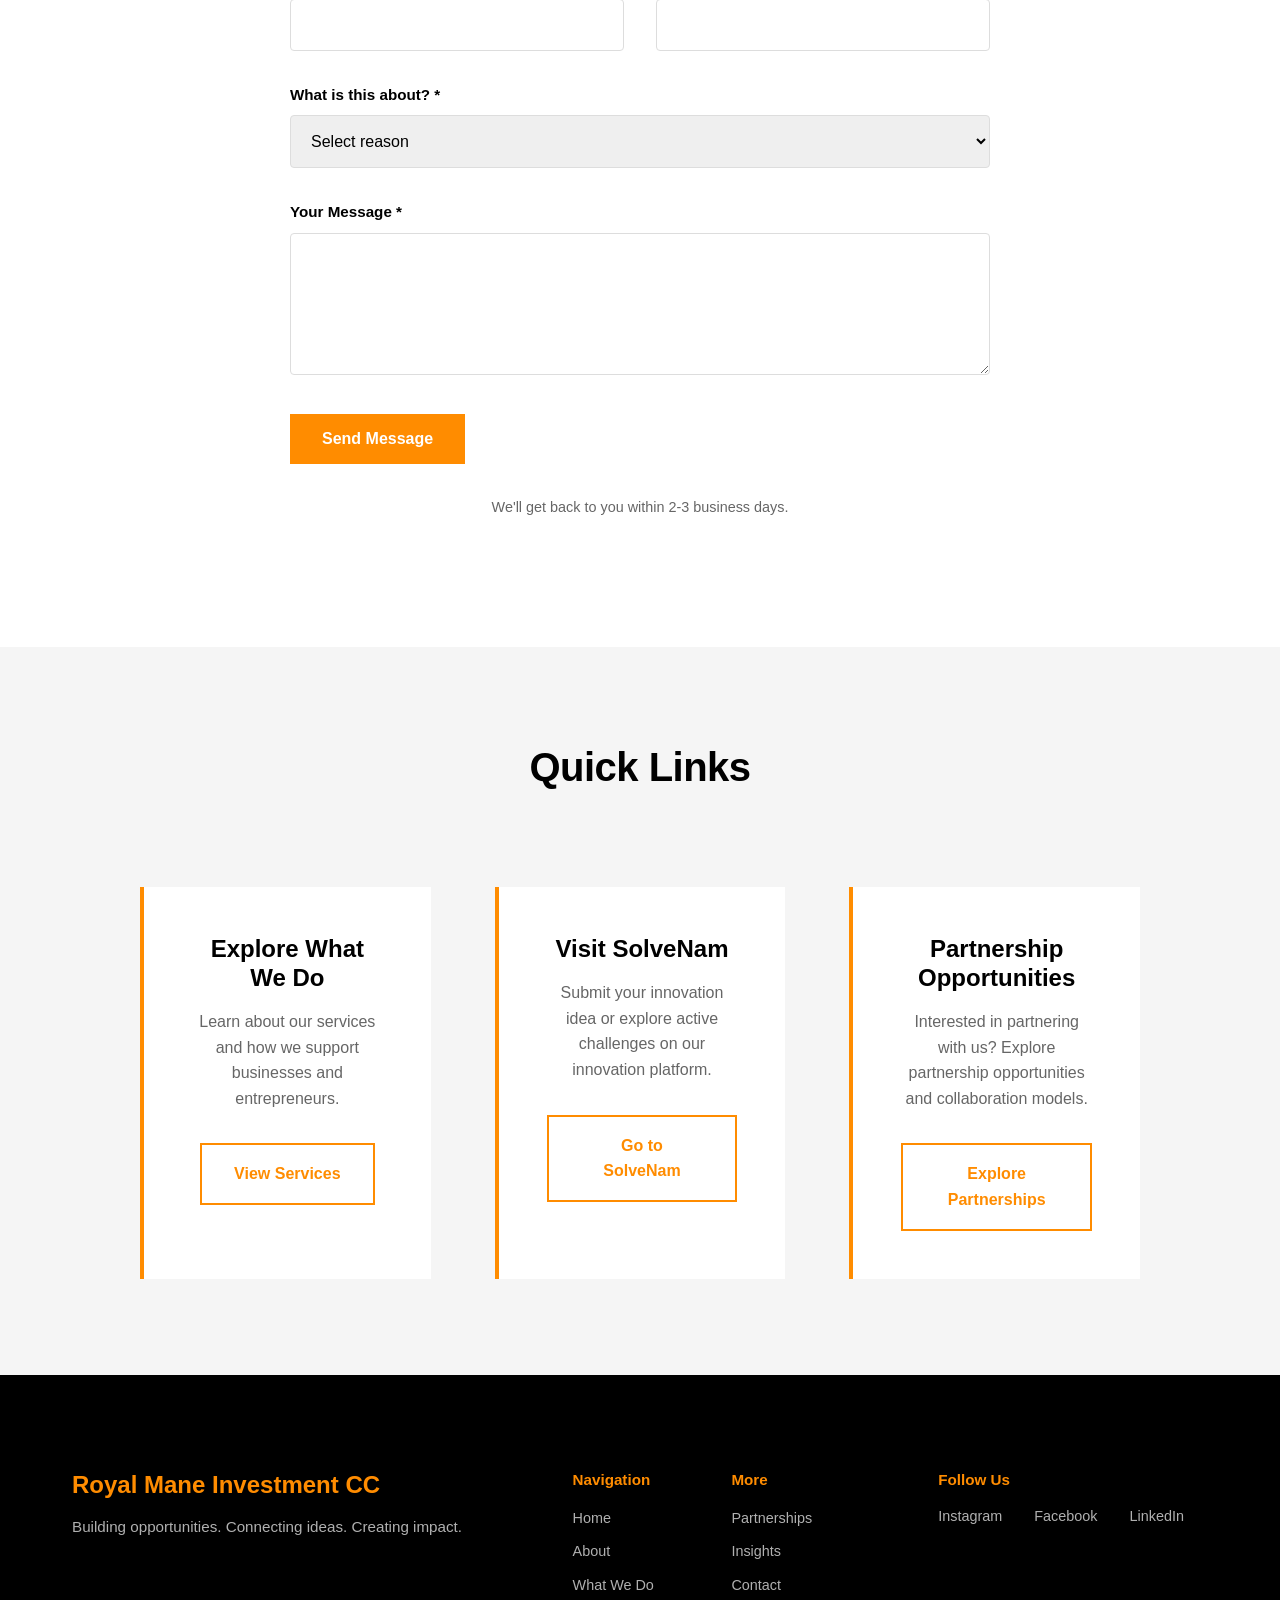
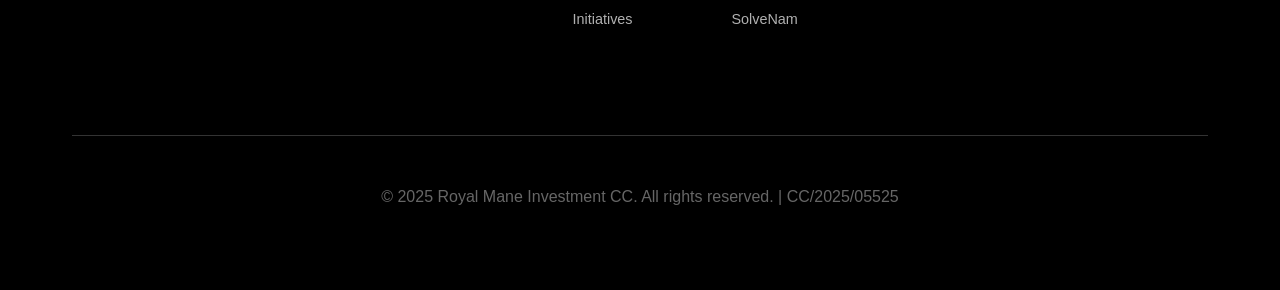
<file: contact.html>
<!DOCTYPE html>
<html lang="en">
<head>
    <meta charset="UTF-8">
    <meta name="viewport" content="width=device-width, initial-scale=1.0">
    <meta name="description" content="Contact Royal Mane Investment CC - Get in touch with us for business development, partnerships, or inquiries about our initiatives.">
    <meta name="keywords" content="contact, enquiry, business development, partnerships, Royal Mane">
    <meta property="og:title" content="Contact - Royal Mane Investment CC">
    <meta property="og:description" content="Reach out to Royal Mane Investment CC for collaborations, partnerships, and business opportunities.">
    <title>Contact - Royal Mane Investment CC</title>
    <link rel="icon" type="image/svg+xml" href="data:image/svg+xml,<svg xmlns='http://www.w3.org/2000/svg' viewBox='0 0 100 100'><text y='75' font-size='75' font-weight='bold' fill='%23FF8C00'>R</text></svg>">
    <link rel="stylesheet" href="styles.css">
</head>
<body>
    <!-- Navigation -->
    <nav class="navbar">
        <div class="nav-container">
            <a href="index.html" class="logo">
                <span class="logo-text">Royal Mane</span>
            </a>
            <button class="hamburger" id="hamburger">
                <span></span>
                <span></span>
                <span></span>
            </button>
            <ul class="nav-menu" id="navMenu">
                <li><a href="index.html" class="nav-link">Home</a></li>
                <li><a href="about.html" class="nav-link">About</a></li>
                <li><a href="what-we-do.html" class="nav-link">What We Do</a></li>
                <li><a href="initiatives.html" class="nav-link">Initiatives</a></li>
                <li><a href="partnerships.html" class="nav-link">Partnerships</a></li>
                <li><a href="insights.html" class="nav-link">Insights</a></li>
                <li><a href="contact.html" class="nav-link active">Contact</a></li>
            </ul>
        </div>
    </nav>

    <!-- Page Hero -->
    <section class="page-hero">
        <div class="container">
            <h1>Get In Touch</h1>
            <p>We'd love to hear from you. Whether it's a business opportunity, partnership inquiry, or just a question.</p>
        </div>
    </section>

    <!-- Contact Information -->
    <section class="contact-info-section">
        <div class="container">
            <div class="contact-info-grid">
                <div class="info-card">
                    <div class="info-icon">📧</div>
                    <h3>Email</h3>
                    <p><a href="mailto:royalmaneinvestmentcc@gmail.com">royalmaneinvestmentcc@gmail.com</a></p>
                </div>
                <div class="info-card">
                    <div class="info-icon">📍</div>
                    <h3>Location</h3>
                    <p>Oshana Region, Namibia</p>
                </div>
                <div class="info-card">
                    <div class="info-icon">🌐</div>
                    <h3>Website</h3>
                    <p><a href="https://royalmane.dev" target="_blank">www.royalmane.dev</a></p>
                </div>
                <div class="info-card">
                    <div class="info-icon">📋</div>
                    <h3>Registration</h3>
                    <p>CC/2025/05525</p>
                </div>
            </div>
        </div>
    </section>

    <!-- Contact Form -->
    <section class="contact-form-section">
        <div class="container">
            <h2>Send us a Message</h2>
            <form class="contact-form" onsubmit="handleContactForm(event)">
                <div class="form-row">
                    <div class="form-group">
                        <label for="name">Your Name *</label>
                        <input type="text" id="name" name="name" required>
                    </div>
                    <div class="form-group">
                        <label for="organisation">Organisation/Company</label>
                        <input type="text" id="organisation" name="organisation">
                    </div>
                </div>

                <div class="form-row">
                    <div class="form-group">
                        <label for="email">Email Address *</label>
                        <input type="email" id="email" name="email" required>
                    </div>
                    <div class="form-group">
                        <label for="phone">Phone Number</label>
                        <input type="tel" id="phone" name="phone">
                    </div>
                </div>

                <div class="form-group">
                    <label for="reason">What is this about? *</label>
                    <select id="reason" name="reason" required>
                        <option value="">Select reason</option>
                        <option value="business-development">Business Development Support</option>
                        <option value="partnership">Partnership Inquiry</option>
                        <option value="solvenam">SolveNam Initiative</option>
                        <option value="investment">Investment Opportunity</option>
                        <option value="research">Research Collaboration</option>
                        <option value="general">General Inquiry</option>
                        <option value="other">Other</option>
                    </select>
                </div>

                <div class="form-group">
                    <label for="message">Your Message *</label>
                    <textarea id="message" name="message" rows="6" required></textarea>
                </div>

                <button type="submit" class="btn btn-primary" onclick="preventDoubleSubmit(this.form)">Send Message</button>
                <p class="form-note">We'll get back to you within 2-3 business days.</p>
            </form>
        </div>
    </section>

    <!-- Quick Links -->
    <section class="contact-quick-links">
        <div class="container">
            <h2>Quick Links</h2>
            <div class="quick-links-grid">
                <div class="quick-link-card">
                    <h3>Explore What We Do</h3>
                    <p>Learn about our services and how we support businesses and entrepreneurs.</p>
                    <a href="what-we-do.html" class="btn btn-outline">View Services</a>
                </div>
                <div class="quick-link-card">
                    <h3>Visit SolveNam</h3>
                    <p>Submit your innovation idea or explore active challenges on our innovation platform.</p>
                    <a href="https://solvenam-463499.onhercules.app/" target="_blank" rel="noopener noreferrer" class="btn btn-outline">Go to SolveNam</a>
                </div>
                <div class="quick-link-card">
                    <h3>Partnership Opportunities</h3>
                    <p>Interested in partnering with us? Explore partnership opportunities and collaboration models.</p>
                    <a href="partnerships.html" class="btn btn-outline">Explore Partnerships</a>
                </div>
            </div>
        </div>
    </section>

    <!-- Footer -->
    <footer class="footer">
        <div class="container">
            <div class="footer-content">
                <div class="footer-brand">
                    <h3>Royal Mane Investment CC</h3>
                    <p>Building opportunities. Connecting ideas. Creating impact.</p>
                </div>
                <div class="footer-links">
                    <div class="footer-column">
                        <h4>Navigation</h4>
                        <ul>
                            <li><a href="index.html">Home</a></li>
                            <li><a href="about.html">About</a></li>
                            <li><a href="what-we-do.html">What We Do</a></li>
                            <li><a href="initiatives.html">Initiatives</a></li>
                        </ul>
                    </div>
                    <div class="footer-column">
                        <h4>More</h4>
                        <ul>
                            <li><a href="partnerships.html">Partnerships</a></li>
                            <li><a href="insights.html">Insights</a></li>
                            <li><a href="contact.html">Contact</a></li>
                            <li><a href="initiatives.html#solvenam">SolveNam</a></li>
                        </ul>
                    </div>
                </div>
                <div class="footer-social">
                    <h4>Follow Us</h4>
                    <div class="social-links">
                        <a href="#" target="_blank" rel="noopener noreferrer" aria-label="Instagram">Instagram</a>
                        <a href="#" target="_blank" rel="noopener noreferrer" aria-label="Facebook">Facebook</a>
                        <a href="#" target="_blank" rel="noopener noreferrer" aria-label="LinkedIn">LinkedIn</a>
                    </div>
                </div>
            </div>
            <div class="footer-bottom">
                <p>&copy; 2025 Royal Mane Investment CC. All rights reserved. | CC/2025/05525</p>
            </div>
        </div>
    </footer>

    <style>
        .page-hero {
            margin-top: 80px;
            padding: var(--spacing-2xl) var(--spacing-md);
            background: linear-gradient(135deg, var(--color-dark-gray) 0%, var(--color-black) 100%);
            color: var(--color-white);
            text-align: center;
        }

        .page-hero h1 {
            color: var(--color-white);
            margin-bottom: var(--spacing-md);
        }

        .page-hero p {
            font-size: 1.2rem;
            color: #d0d0d0;
        }

        .contact-info-section {
            padding: var(--spacing-2xl) var(--spacing-md);
            background-color: var(--color-light-gray);
        }

        .contact-info-grid {
            display: grid;
            grid-template-columns: repeat(auto-fit, minmax(250px, 1fr));
            gap: var(--spacing-xl);
            max-width: 1000px;
            margin: 0 auto;
        }

        .info-card {
            background-color: var(--color-white);
            padding: var(--spacing-lg);
            text-align: center;
            border-top: 4px solid var(--color-orange);
            transition: var(--transition);
        }

        .info-card:hover {
            transform: translateY(-5px);
            box-shadow: 0 10px 30px rgba(0, 0, 0, 0.1);
        }

        .info-icon {
            font-size: 2rem;
            margin-bottom: var(--spacing-md);
        }

        .info-card h3 {
            color: var(--color-black);
            margin-bottom: var(--spacing-sm);
        }

        .info-card p {
            color: var(--color-text-light);
            font-size: 0.95rem;
        }

        .info-card a {
            color: var(--color-orange);
            font-weight: 600;
        }

        .contact-form-section {
            padding: var(--spacing-2xl) var(--spacing-md);
            background-color: var(--color-white);
        }

        .contact-form-section h2 {
            color: var(--color-black);
            text-align: center;
            margin-bottom: var(--spacing-lg);
        }

        .contact-form {
            max-width: 700px;
            margin: 0 auto;
        }

        .form-group {
            margin-bottom: var(--spacing-md);
        }

        .form-group label {
            display: block;
            font-weight: 600;
            color: var(--color-black);
            margin-bottom: var(--spacing-xs);
            font-size: 0.95rem;
        }

        .form-group input,
        .form-group select,
        .form-group textarea {
            width: 100%;
            padding: var(--spacing-sm);
            border: 1px solid #ddd;
            border-radius: 4px;
            font-family: var(--font-primary);
            font-size: 1rem;
            transition: var(--transition);
        }

        .form-group input:focus,
        .form-group select:focus,
        .form-group textarea:focus {
            outline: none;
            border-color: var(--color-orange);
            box-shadow: 0 0 0 3px rgba(255, 140, 0, 0.1);
        }

        .form-row {
            display: grid;
            grid-template-columns: 1fr 1fr;
            gap: var(--spacing-md);
        }

        .form-note {
            font-size: 0.9rem;
            color: var(--color-text-light);
            margin-top: var(--spacing-md);
            text-align: center;
        }

        .contact-quick-links {
            padding: var(--spacing-2xl) var(--spacing-md);
            background-color: var(--color-light-gray);
        }

        .contact-quick-links h2 {
            color: var(--color-black);
            text-align: center;
            margin-bottom: var(--spacing-2xl);
        }

        .quick-links-grid {
            display: grid;
            grid-template-columns: repeat(auto-fit, minmax(280px, 1fr));
            gap: var(--spacing-xl);
            max-width: 1000px;
            margin: 0 auto;
        }

        .quick-link-card {
            background-color: var(--color-white);
            padding: var(--spacing-lg);
            border-left: 4px solid var(--color-orange);
            text-align: center;
        }

        .quick-link-card h3 {
            color: var(--color-black);
            margin-bottom: var(--spacing-sm);
        }

        .quick-link-card p {
            color: var(--color-text-light);
            margin-bottom: var(--spacing-md);
        }

        @media (max-width: 768px) {
            .form-row {
                grid-template-columns: 1fr;
            }

            .contact-info-grid {
                grid-template-columns: 1fr;
            }

            .quick-links-grid {
                grid-template-columns: 1fr;
            }
        }
    </style>

    <script src="script.js"></script>
</body>
</html>
</file>
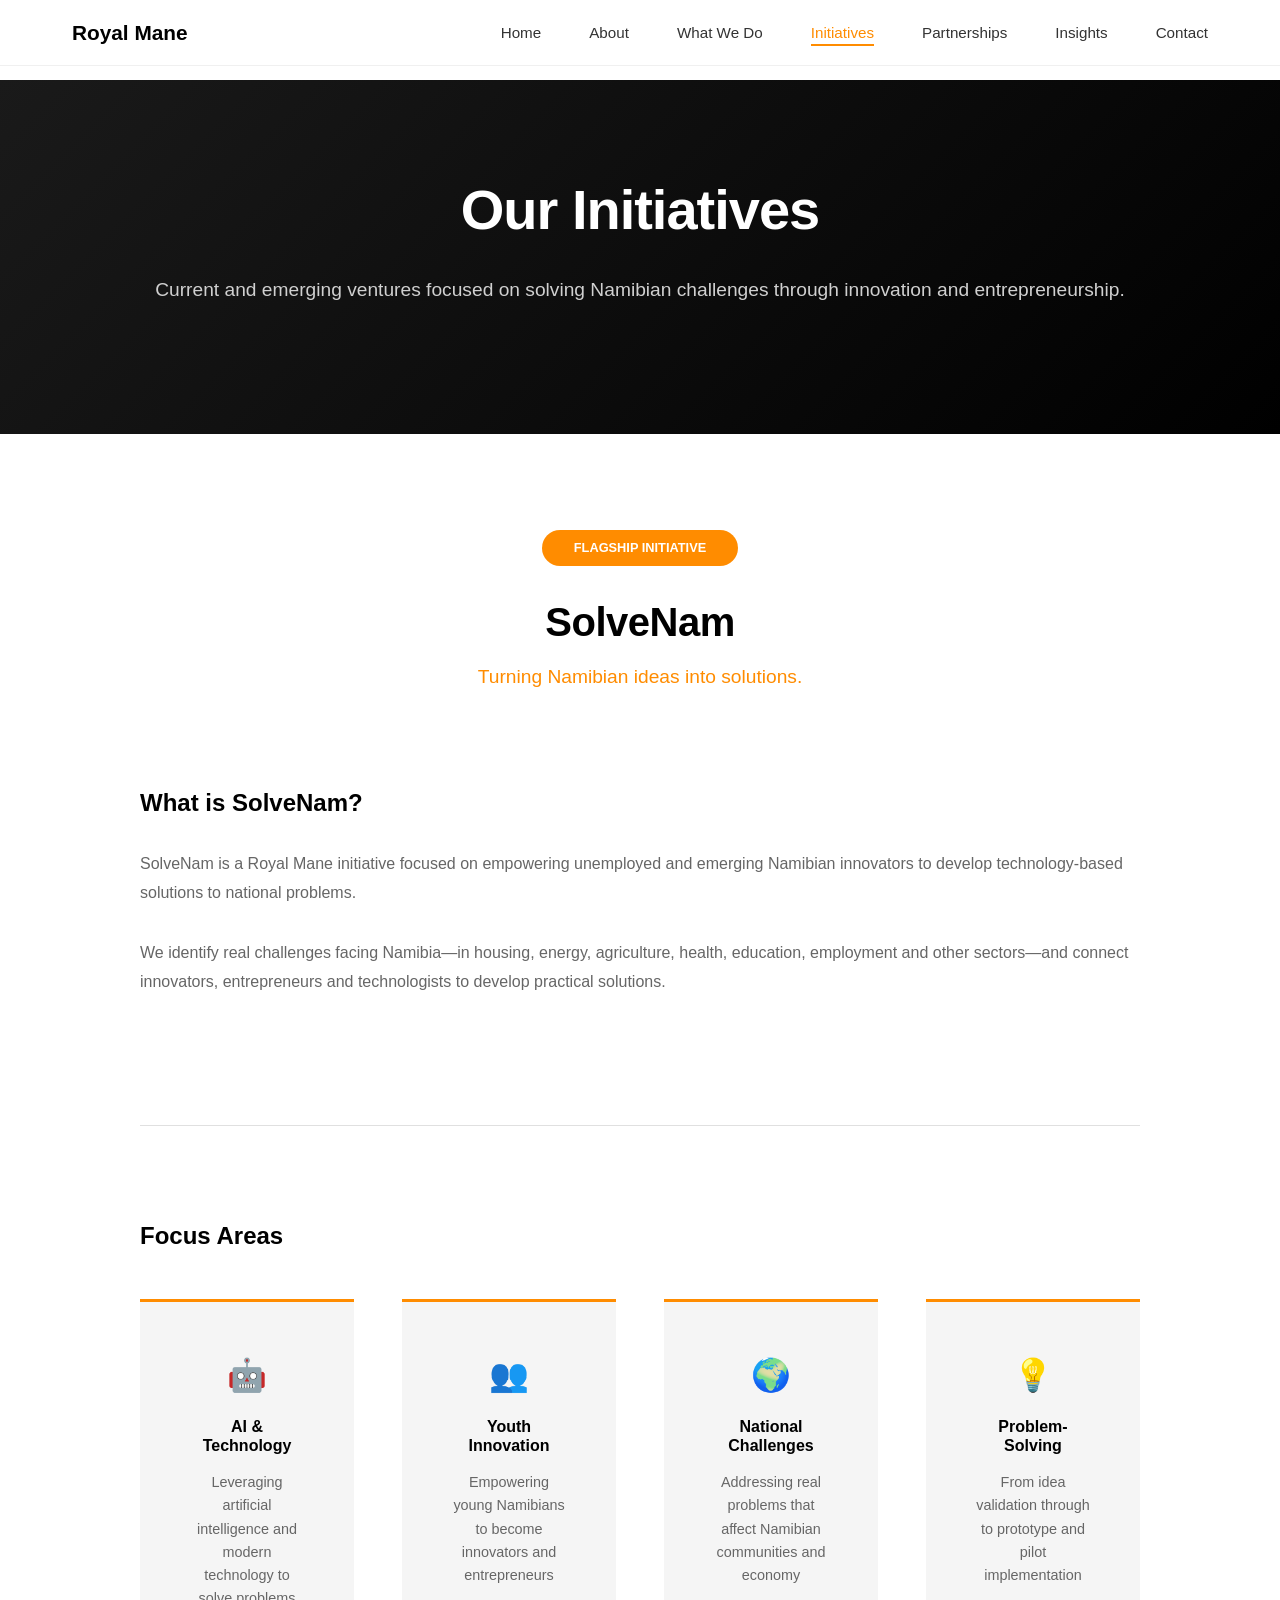
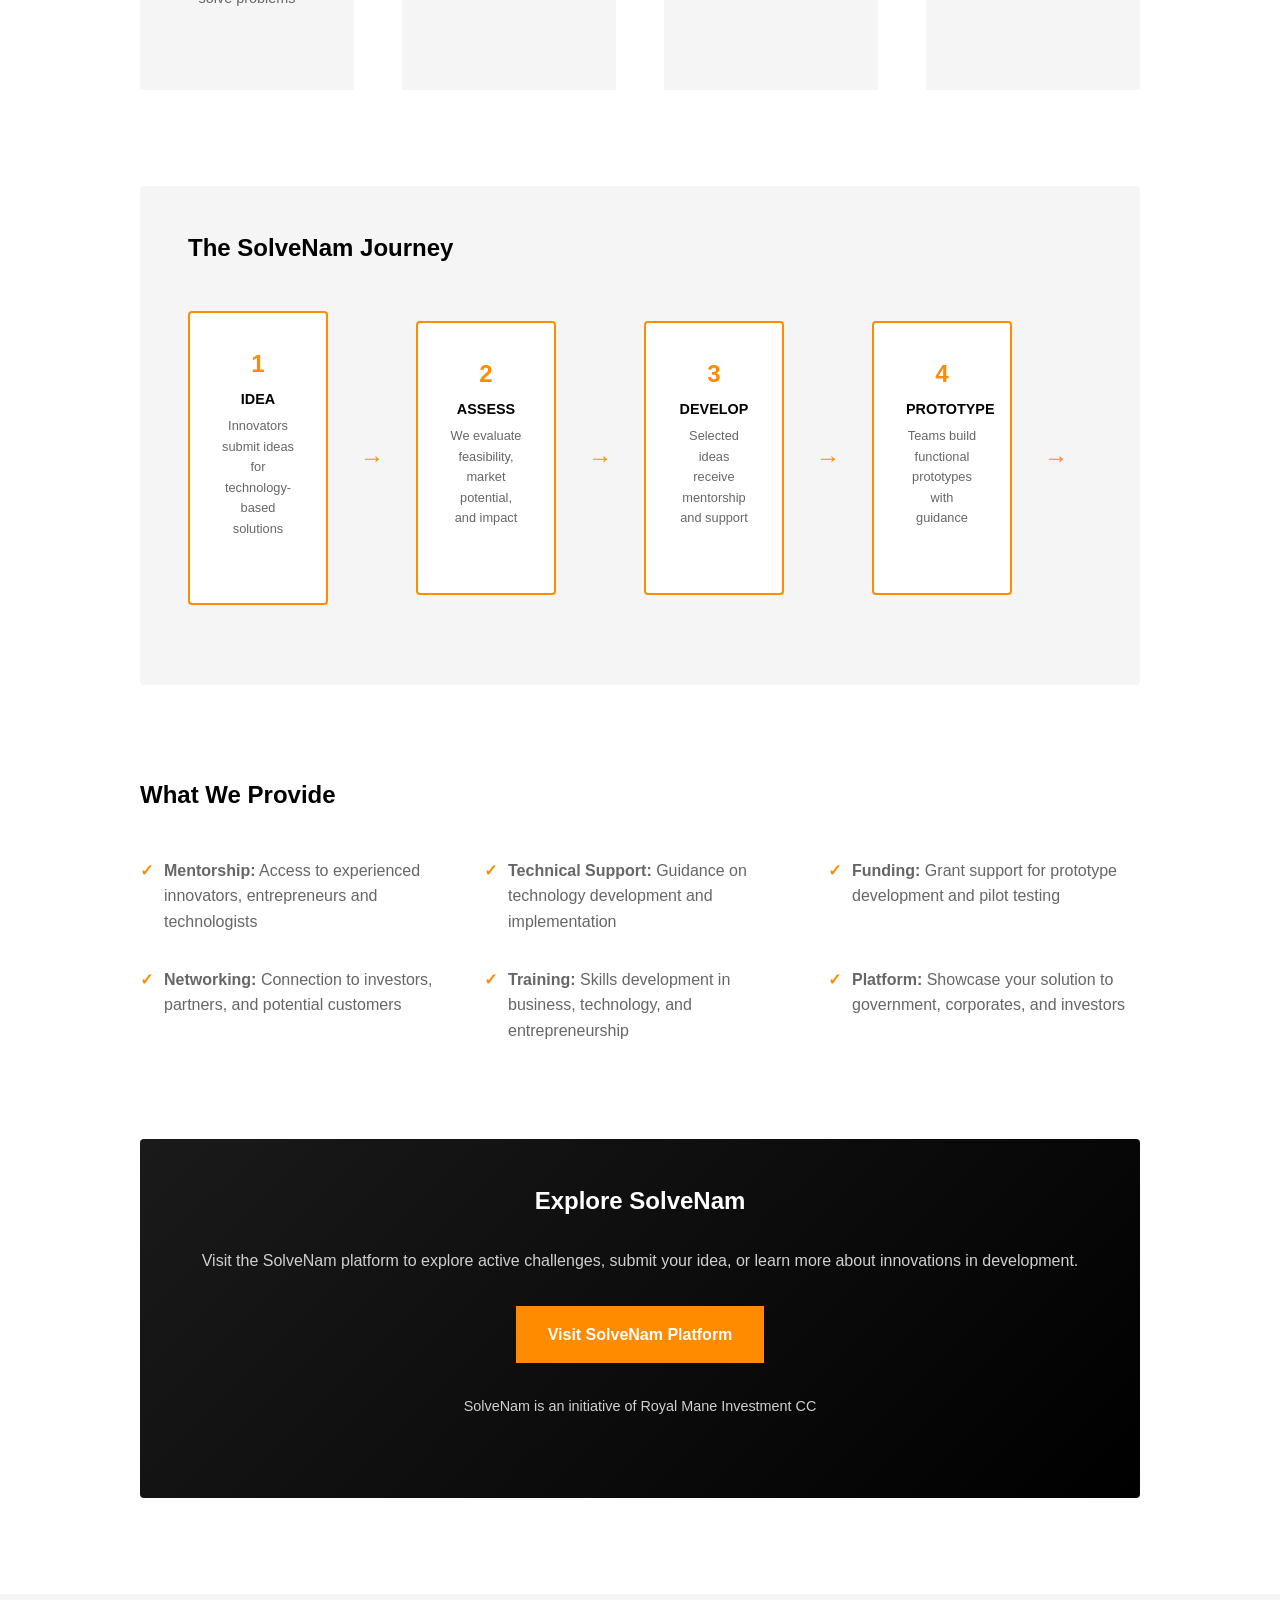
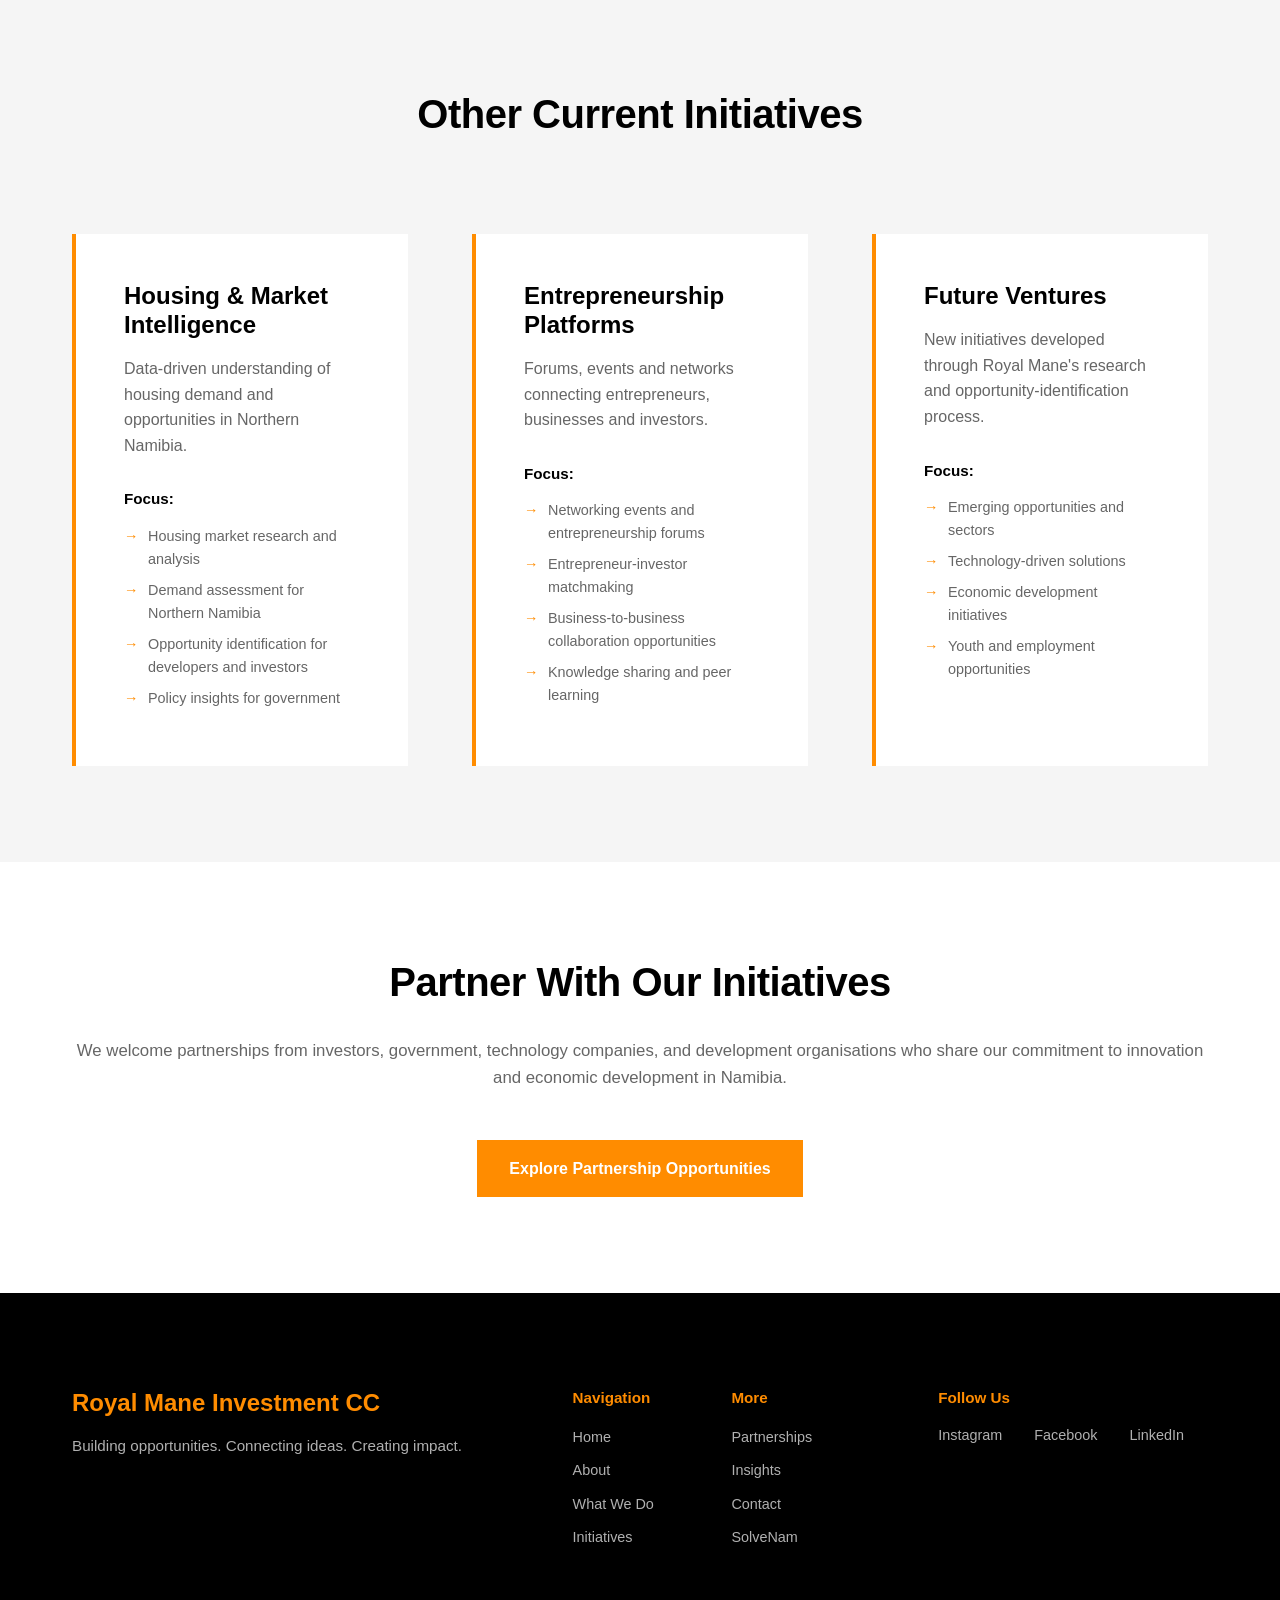
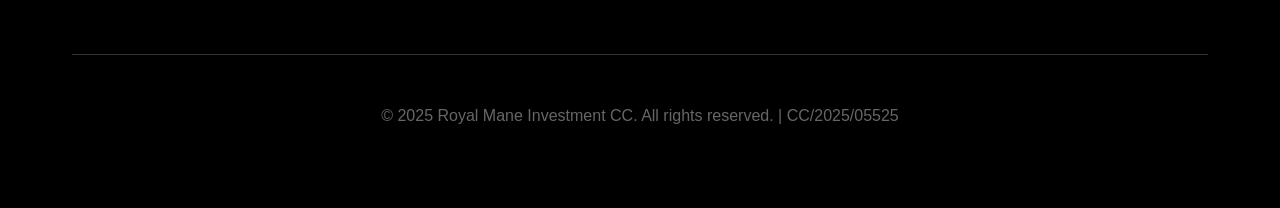
<file: initiatives.html>
<!DOCTYPE html>
<html lang="en">
<head>
    <meta charset="UTF-8">
    <meta name="viewport" content="width=device-width, initial-scale=1.0">
    <meta name="description" content="Our Initiatives - Royal Mane Investment CC. Explore SolveNam, Housing & Market Intelligence, Entrepreneurship Platforms, and Future Ventures.">
    <meta name="keywords" content="SolveNam, initiatives, housing market intelligence, entrepreneurship platforms">
    <meta property="og:title" content="Our Initiatives - Royal Mane Investment CC">
    <meta property="og:description" content="Explore our current and upcoming initiatives focused on innovation, youth development, and solving Namibian challenges.">
    <title>Our Initiatives - Royal Mane Investment CC</title>
    <link rel="icon" type="image/svg+xml" href="data:image/svg+xml,<svg xmlns='http://www.w3.org/2000/svg' viewBox='0 0 100 100'><text y='75' font-size='75' font-weight='bold' fill='%23FF8C00'>R</text></svg>">
    <link rel="stylesheet" href="styles.css">
</head>
<body>
    <!-- Navigation -->
    <nav class="navbar">
        <div class="nav-container">
            <a href="index.html" class="logo">
                <span class="logo-text">Royal Mane</span>
            </a>
            <button class="hamburger" id="hamburger">
                <span></span>
                <span></span>
                <span></span>
            </button>
            <ul class="nav-menu" id="navMenu">
                <li><a href="index.html" class="nav-link">Home</a></li>
                <li><a href="about.html" class="nav-link">About</a></li>
                <li><a href="what-we-do.html" class="nav-link">What We Do</a></li>
                <li><a href="initiatives.html" class="nav-link active">Initiatives</a></li>
                <li><a href="partnerships.html" class="nav-link">Partnerships</a></li>
                <li><a href="insights.html" class="nav-link">Insights</a></li>
                <li><a href="contact.html" class="nav-link">Contact</a></li>
            </ul>
        </div>
    </nav>

    <!-- Page Hero -->
    <section class="page-hero">
        <div class="container">
            <h1>Our Initiatives</h1>
            <p>Current and emerging ventures focused on solving Namibian challenges through innovation and entrepreneurship.</p>
        </div>
    </section>

    <!-- SolveNam Initiative -->
    <section class="initiative-detail" id="solvenam">
        <div class="container">
            <div class="initiative-hero">
                <div class="initiative-hero-text">
                    <span class="initiative-badge">Flagship Initiative</span>
                    <h2>SolveNam</h2>
                    <p class="initiative-tagline">Turning Namibian ideas into solutions.</p>
                </div>
            </div>

            <div class="initiative-body">
                <div class="initiative-description">
                    <h3>What is SolveNam?</h3>
                    <p>SolveNam is a Royal Mane initiative focused on empowering unemployed and emerging Namibian innovators to develop technology-based solutions to national problems.</p>
                    <p>We identify real challenges facing Namibia—in housing, energy, agriculture, health, education, employment and other sectors—and connect innovators, entrepreneurs and technologists to develop practical solutions.</p>
                </div>

                <div class="initiative-focus">
                    <h3>Focus Areas</h3>
                    <div class="focus-grid">
                        <div class="focus-item">
                            <div class="focus-icon">🤖</div>
                            <h4>AI & Technology</h4>
                            <p>Leveraging artificial intelligence and modern technology to solve problems</p>
                        </div>
                        <div class="focus-item">
                            <div class="focus-icon">👥</div>
                            <h4>Youth Innovation</h4>
                            <p>Empowering young Namibians to become innovators and entrepreneurs</p>
                        </div>
                        <div class="focus-item">
                            <div class="focus-icon">🌍</div>
                            <h4>National Challenges</h4>
                            <p>Addressing real problems that affect Namibian communities and economy</p>
                        </div>
                        <div class="focus-item">
                            <div class="focus-icon">💡</div>
                            <h4>Problem-Solving</h4>
                            <p>From idea validation through to prototype and pilot implementation</p>
                        </div>
                    </div>
                </div>

                <div class="solvenam-process">
                    <h3>The SolveNam Journey</h3>
                    <div class="process-flow">
                        <div class="flow-step">
                            <div class="flow-number">1</div>
                            <h4>IDEA</h4>
                            <p>Innovators submit ideas for technology-based solutions</p>
                        </div>
                        <div class="flow-arrow">→</div>
                        <div class="flow-step">
                            <div class="flow-number">2</div>
                            <h4>ASSESS</h4>
                            <p>We evaluate feasibility, market potential, and impact</p>
                        </div>
                        <div class="flow-arrow">→</div>
                        <div class="flow-step">
                            <div class="flow-number">3</div>
                            <h4>DEVELOP</h4>
                            <p>Selected ideas receive mentorship and support</p>
                        </div>
                        <div class="flow-arrow">→</div>
                        <div class="flow-step">
                            <div class="flow-number">4</div>
                            <h4>PROTOTYPE</h4>
                            <p>Teams build functional prototypes with guidance</p>
                        </div>
                        <div class="flow-arrow">→</div>
                        <div class="flow-step">
                            <div class="flow-number">5</div>
                            <h4>PILOT</h4>
                            <p>Solutions are tested in real-world environments</p>
                        </div>
                        <div class="flow-arrow">→</div>
                        <div class="flow-step">
                            <div class="flow-number">6</div>
                            <h4>SCALE</h4>
                            <p>Successful solutions are expanded and sustained</p>
                        </div>
                    </div>
                </div>

                <div class="solvenam-support">
                    <h3>What We Provide</h3>
                    <ul class="support-list">
                        <li><strong>Mentorship:</strong> Access to experienced innovators, entrepreneurs and technologists</li>
                        <li><strong>Technical Support:</strong> Guidance on technology development and implementation</li>
                        <li><strong>Funding:</strong> Grant support for prototype development and pilot testing</li>
                        <li><strong>Networking:</strong> Connection to investors, partners, and potential customers</li>
                        <li><strong>Training:</strong> Skills development in business, technology, and entrepreneurship</li>
                        <li><strong>Platform:</strong> Showcase your solution to government, corporates, and investors</li>
                    </ul>
                </div>

                <div class="solvenam-cta">
                    <h3>Explore SolveNam</h3>
                    <p>Visit the SolveNam platform to explore active challenges, submit your idea, or learn more about innovations in development.</p>
                    <a href="https://solvenam-463499.onhercules.app/" target="_blank" rel="noopener noreferrer" class="btn btn-primary">Visit SolveNam Platform</a>
                    <p class="platform-note">SolveNam is an initiative of Royal Mane Investment CC</p>
                </div>
            </div>
        </div>
    </section>

    <!-- Other Initiatives -->
    <section class="other-initiatives">
        <div class="container">
            <h2>Other Current Initiatives</h2>
            <div class="initiatives-cards">
                <div class="init-detail-card">
                    <h3>Housing & Market Intelligence</h3>
                    <p>Data-driven understanding of housing demand and opportunities in Northern Namibia.</p>
                    <h4>Focus:</h4>
                    <ul>
                        <li>Housing market research and analysis</li>
                        <li>Demand assessment for Northern Namibia</li>
                        <li>Opportunity identification for developers and investors</li>
                        <li>Policy insights for government</li>
                    </ul>
                </div>
                <div class="init-detail-card">
                    <h3>Entrepreneurship Platforms</h3>
                    <p>Forums, events and networks connecting entrepreneurs, businesses and investors.</p>
                    <h4>Focus:</h4>
                    <ul>
                        <li>Networking events and entrepreneurship forums</li>
                        <li>Entrepreneur-investor matchmaking</li>
                        <li>Business-to-business collaboration opportunities</li>
                        <li>Knowledge sharing and peer learning</li>
                    </ul>
                </div>
                <div class="init-detail-card">
                    <h3>Future Ventures</h3>
                    <p>New initiatives developed through Royal Mane's research and opportunity-identification process.</p>
                    <h4>Focus:</h4>
                    <ul>
                        <li>Emerging opportunities and sectors</li>
                        <li>Technology-driven solutions</li>
                        <li>Economic development initiatives</li>
                        <li>Youth and employment opportunities</li>
                    </ul>
                </div>
            </div>
        </div>
    </section>

    <!-- Partnership Opportunities -->
    <section class="initiative-partnerships">
        <div class="container">
            <h2>Partner With Our Initiatives</h2>
            <p>We welcome partnerships from investors, government, technology companies, and development organisations who share our commitment to innovation and economic development in Namibia.</p>
            <a href="partnerships.html" class="btn btn-primary">Explore Partnership Opportunities</a>
        </div>
    </section>

    <!-- Footer -->
    <footer class="footer">
        <div class="container">
            <div class="footer-content">
                <div class="footer-brand">
                    <h3>Royal Mane Investment CC</h3>
                    <p>Building opportunities. Connecting ideas. Creating impact.</p>
                </div>
                <div class="footer-links">
                    <div class="footer-column">
                        <h4>Navigation</h4>
                        <ul>
                            <li><a href="index.html">Home</a></li>
                            <li><a href="about.html">About</a></li>
                            <li><a href="what-we-do.html">What We Do</a></li>
                            <li><a href="initiatives.html">Initiatives</a></li>
                        </ul>
                    </div>
                    <div class="footer-column">
                        <h4>More</h4>
                        <ul>
                            <li><a href="partnerships.html">Partnerships</a></li>
                            <li><a href="insights.html">Insights</a></li>
                            <li><a href="contact.html">Contact</a></li>
                            <li><a href="initiatives.html#solvenam">SolveNam</a></li>
                        </ul>
                    </div>
                </div>
                <div class="footer-social">
                    <h4>Follow Us</h4>
                    <div class="social-links">
                        <a href="#" target="_blank" rel="noopener noreferrer" aria-label="Instagram">Instagram</a>
                        <a href="#" target="_blank" rel="noopener noreferrer" aria-label="Facebook">Facebook</a>
                        <a href="#" target="_blank" rel="noopener noreferrer" aria-label="LinkedIn">LinkedIn</a>
                    </div>
                </div>
            </div>
            <div class="footer-bottom">
                <p>&copy; 2025 Royal Mane Investment CC. All rights reserved. | CC/2025/05525</p>
            </div>
        </div>
    </footer>

    <style>
        .page-hero {
            margin-top: 80px;
            padding: var(--spacing-2xl) var(--spacing-md);
            background: linear-gradient(135deg, var(--color-dark-gray) 0%, var(--color-black) 100%);
            color: var(--color-white);
            text-align: center;
        }

        .page-hero h1 {
            color: var(--color-white);
            margin-bottom: var(--spacing-md);
        }

        .page-hero p {
            font-size: 1.2rem;
            color: #d0d0d0;
        }

        .initiative-detail {
            padding: var(--spacing-2xl) var(--spacing-md);
            background-color: var(--color-white);
        }

        .initiative-hero {
            text-align: center;
            margin-bottom: var(--spacing-2xl);
        }

        .initiative-badge {
            display: inline-block;
            background-color: var(--color-orange);
            color: var(--color-white);
            padding: var(--spacing-xs) var(--spacing-md);
            border-radius: 20px;
            font-size: 0.8rem;
            font-weight: 700;
            text-transform: uppercase;
            margin-bottom: var(--spacing-md);
        }

        .initiative-hero h2 {
            font-size: 2.5rem;
            color: var(--color-black);
            margin-bottom: var(--spacing-sm);
        }

        .initiative-tagline {
            font-size: 1.2rem;
            color: var(--color-orange);
        }

        .initiative-body {
            max-width: 1000px;
            margin: 0 auto;
        }

        .initiative-description {
            margin-bottom: var(--spacing-2xl);
            padding-bottom: var(--spacing-2xl);
            border-bottom: 1px solid #e0e0e0;
        }

        .initiative-description h3 {
            color: var(--color-black);
            margin-bottom: var(--spacing-md);
        }

        .initiative-description p {
            font-size: 1rem;
            line-height: 1.8;
            color: var(--color-text-light);
        }

        .initiative-focus {
            margin-bottom: var(--spacing-2xl);
        }

        .initiative-focus h3 {
            color: var(--color-black);
            margin-bottom: var(--spacing-lg);
        }

        .focus-grid {
            display: grid;
            grid-template-columns: repeat(auto-fit, minmax(200px, 1fr));
            gap: var(--spacing-lg);
        }

        .focus-item {
            background-color: var(--color-light-gray);
            padding: var(--spacing-lg);
            text-align: center;
            border-top: 3px solid var(--color-orange);
        }

        .focus-icon {
            font-size: 2rem;
            margin-bottom: var(--spacing-sm);
        }

        .focus-item h4 {
            color: var(--color-black);
            margin-bottom: var(--spacing-sm);
        }

        .focus-item p {
            font-size: 0.9rem;
            color: var(--color-text-light);
        }

        .solvenam-process {
            margin-bottom: var(--spacing-2xl);
            padding: var(--spacing-lg);
            background-color: var(--color-light-gray);
            border-radius: 4px;
        }

        .solvenam-process h3 {
            color: var(--color-black);
            margin-bottom: var(--spacing-lg);
        }

        .process-flow {
            display: flex;
            align-items: center;
            gap: var(--spacing-md);
            overflow-x: auto;
            padding-bottom: var(--spacing-md);
        }

        .flow-step {
            background-color: var(--color-white);
            border: 2px solid var(--color-orange);
            padding: var(--spacing-md);
            border-radius: 4px;
            min-width: 140px;
            text-align: center;
        }

        .flow-number {
            font-size: 1.5rem;
            font-weight: 700;
            color: var(--color-orange);
            margin-bottom: var(--spacing-xs);
        }

        .flow-step h4 {
            color: var(--color-black);
            font-size: 0.9rem;
            margin-bottom: var(--spacing-xs);
        }

        .flow-step p {
            font-size: 0.8rem;
            color: var(--color-text-light);
        }

        .flow-arrow {
            color: var(--color-orange);
            font-size: 1.5rem;
            flex-shrink: 0;
        }

        .solvenam-support {
            margin-bottom: var(--spacing-2xl);
        }

        .solvenam-support h3 {
            color: var(--color-black);
            margin-bottom: var(--spacing-lg);
        }

        .support-list {
            list-style: none;
            display: grid;
            grid-template-columns: repeat(auto-fit, minmax(250px, 1fr));
            gap: var(--spacing-md);
        }

        .support-list li {
            padding-left: 1.5rem;
            position: relative;
            color: var(--color-text-light);
            line-height: 1.6;
        }

        .support-list li::before {
            content: "✓";
            position: absolute;
            left: 0;
            color: var(--color-orange);
            font-weight: bold;
        }

        .solvenam-cta {
            text-align: center;
            padding: var(--spacing-lg);
            background: linear-gradient(135deg, var(--color-dark-gray) 0%, var(--color-black) 100%);
            color: var(--color-white);
            border-radius: 4px;
        }

        .solvenam-cta h3 {
            color: var(--color-white);
            margin-bottom: var(--spacing-md);
        }

        .solvenam-cta p {
            color: #d0d0d0;
            margin-bottom: var(--spacing-md);
        }

        .platform-note {
            font-size: 0.9rem;
            color: var(--color-orange);
            margin-top: var(--spacing-md);
        }

        .other-initiatives {
            padding: var(--spacing-2xl) var(--spacing-md);
            background-color: var(--color-light-gray);
        }

        .other-initiatives h2 {
            color: var(--color-black);
            text-align: center;
            margin-bottom: var(--spacing-2xl);
        }

        .initiatives-cards {
            display: grid;
            grid-template-columns: repeat(auto-fit, minmax(300px, 1fr));
            gap: var(--spacing-xl);
            max-width: 1200px;
            margin: 0 auto;
        }

        .init-detail-card {
            background-color: var(--color-white);
            padding: var(--spacing-lg);
            border-left: 4px solid var(--color-orange);
        }

        .init-detail-card h3 {
            color: var(--color-black);
            margin-bottom: var(--spacing-sm);
        }

        .init-detail-card p {
            color: var(--color-text-light);
            margin-bottom: var(--spacing-md);
        }

        .init-detail-card h4 {
            color: var(--color-black);
            font-size: 0.95rem;
            margin: var(--spacing-md) 0 var(--spacing-sm) 0;
        }

        .init-detail-card ul {
            list-style: none;
            padding-left: 0;
        }

        .init-detail-card li {
            padding-left: 1.5rem;
            position: relative;
            color: var(--color-text-light);
            margin-bottom: var(--spacing-xs);
            font-size: 0.9rem;
        }

        .init-detail-card li::before {
            content: "→";
            position: absolute;
            left: 0;
            color: var(--color-orange);
        }

        .initiative-partnerships {
            padding: var(--spacing-2xl) var(--spacing-md);
            background-color: var(--color-white);
            text-align: center;
        }

        .initiative-partnerships h2 {
            color: var(--color-black);
            margin-bottom: var(--spacing-md);
        }

        .initiative-partnerships p {
            font-size: 1.05rem;
            margin-bottom: var(--spacing-lg);
            color: var(--color-text-light);
        }

        @media (max-width: 768px) {
            .process-flow {
                flex-direction: column;
            }

            .flow-arrow {
                transform: rotate(90deg);
            }

            .support-list {
                grid-template-columns: 1fr;
            }
        }
    </style>

    <script src="script.js"></script>
</body>
</html>
</file>
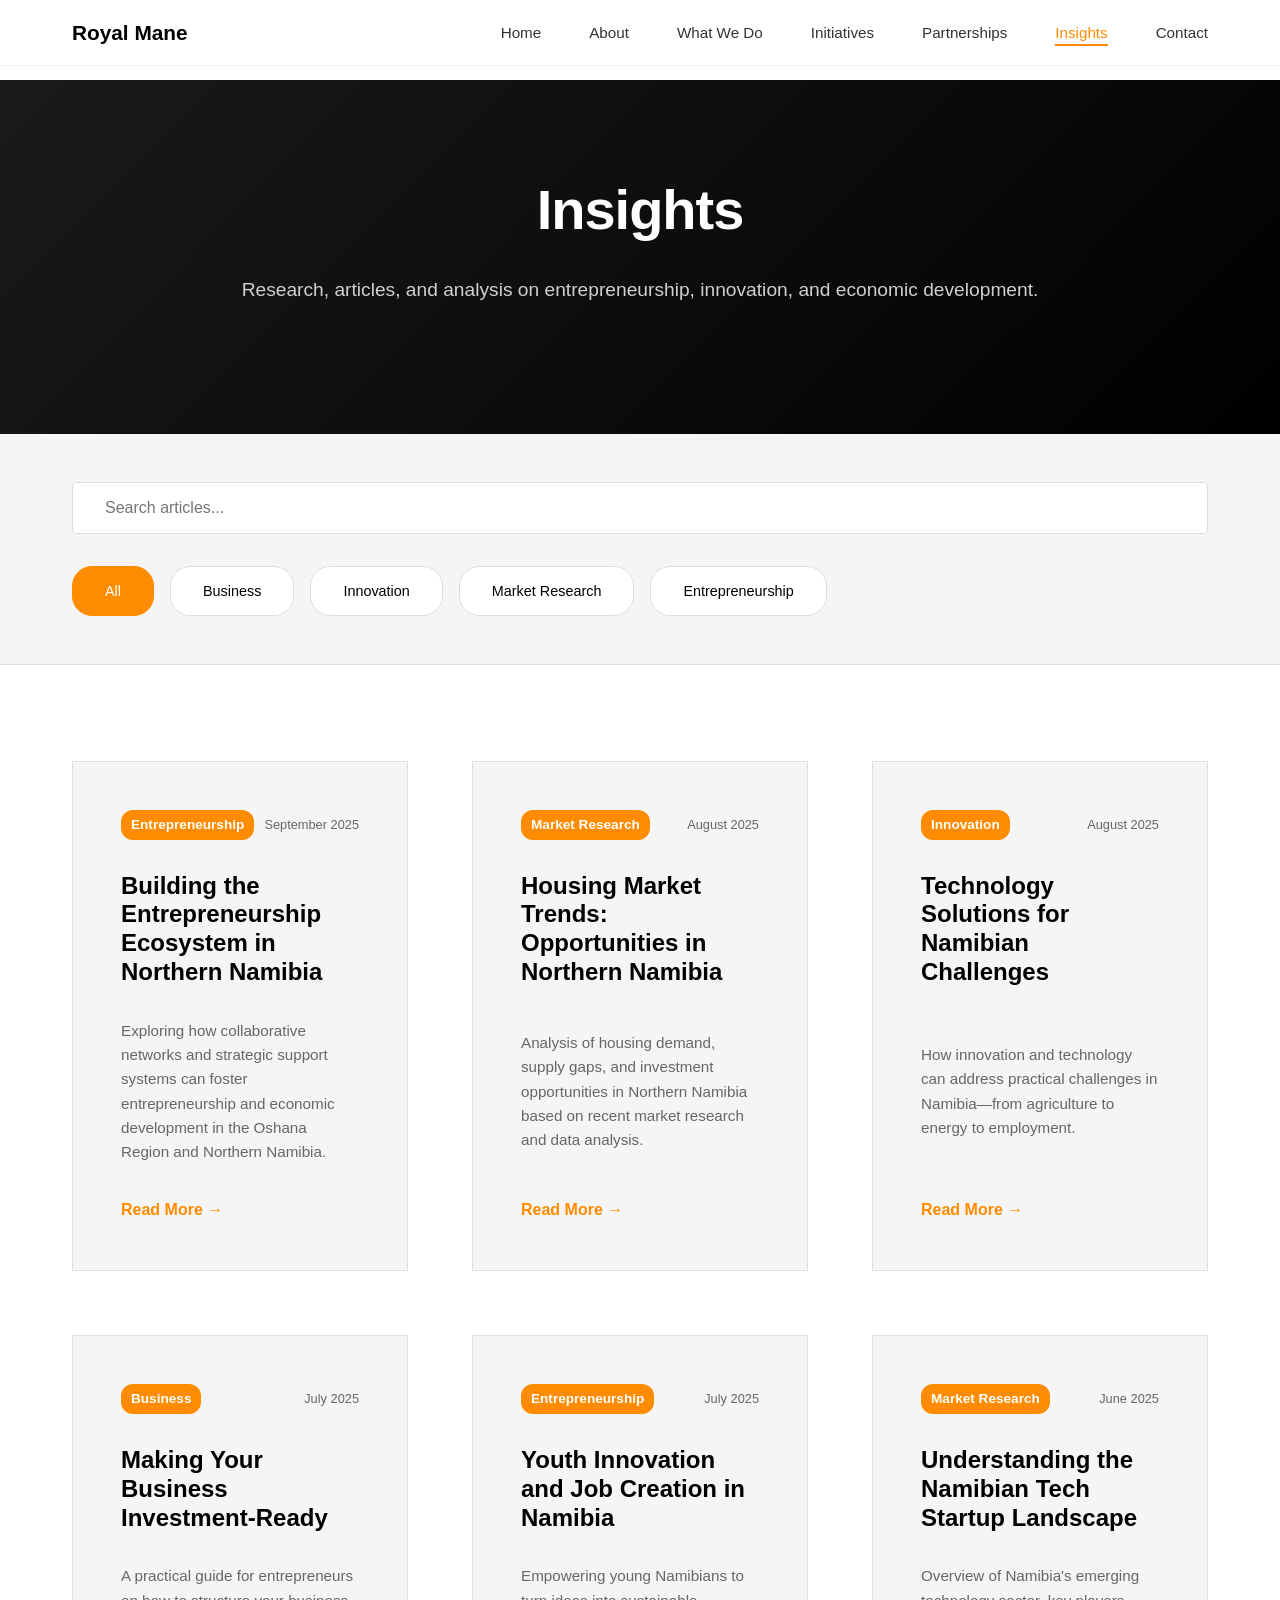
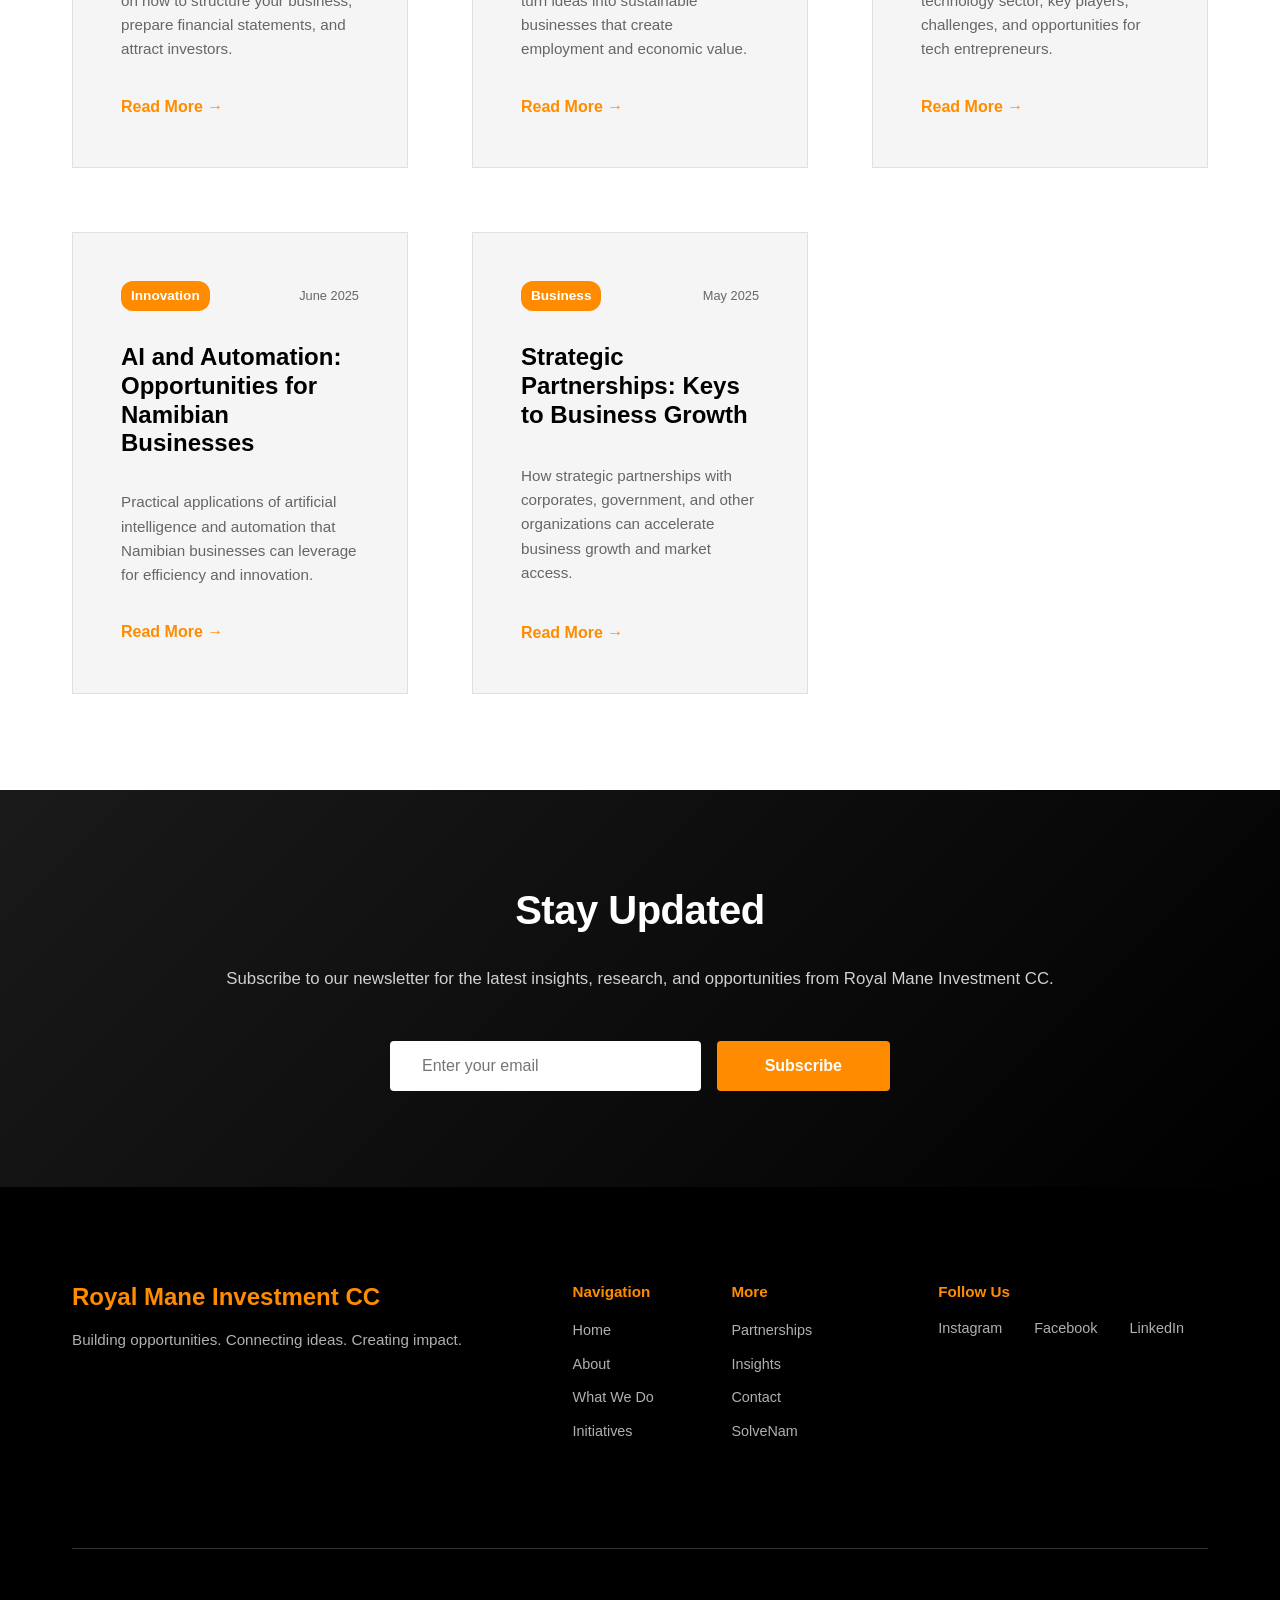
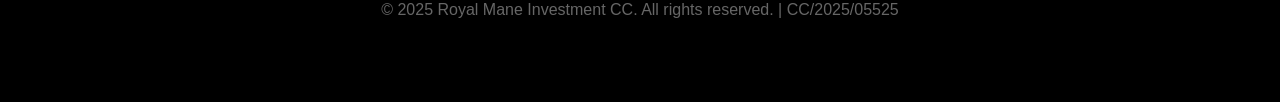
<file: insights.html>
<!DOCTYPE html>
<html lang="en">
<head>
    <meta charset="UTF-8">
    <meta name="viewport" content="width=device-width, initial-scale=1.0">
    <meta name="description" content="Insights - Royal Mane Investment CC. Articles, research, and analysis on entrepreneurship, innovation, and economic development in Namibia.">
    <meta name="keywords" content="insights, articles, research, analysis, entrepreneurship, innovation, Namibia">
    <meta property="og:title" content="Insights - Royal Mane Investment CC">
    <meta property="og:description" content="Read our latest articles and research on business development, innovation, and economic opportunities in Namibia.">
    <title>Insights - Royal Mane Investment CC</title>
    <link rel="icon" type="image/svg+xml" href="data:image/svg+xml,<svg xmlns='http://www.w3.org/2000/svg' viewBox='0 0 100 100'><text y='75' font-size='75' font-weight='bold' fill='%23FF8C00'>R</text></svg>">
    <link rel="stylesheet" href="styles.css">
</head>
<body>
    <!-- Navigation -->
    <nav class="navbar">
        <div class="nav-container">
            <a href="index.html" class="logo">
                <span class="logo-text">Royal Mane</span>
            </a>
            <button class="hamburger" id="hamburger">
                <span></span>
                <span></span>
                <span></span>
            </button>
            <ul class="nav-menu" id="navMenu">
                <li><a href="index.html" class="nav-link">Home</a></li>
                <li><a href="about.html" class="nav-link">About</a></li>
                <li><a href="what-we-do.html" class="nav-link">What We Do</a></li>
                <li><a href="initiatives.html" class="nav-link">Initiatives</a></li>
                <li><a href="partnerships.html" class="nav-link">Partnerships</a></li>
                <li><a href="insights.html" class="nav-link active">Insights</a></li>
                <li><a href="contact.html" class="nav-link">Contact</a></li>
            </ul>
        </div>
    </nav>

    <!-- Page Hero -->
    <section class="page-hero">
        <div class="container">
            <h1>Insights</h1>
            <p>Research, articles, and analysis on entrepreneurship, innovation, and economic development.</p>
        </div>
    </section>

    <!-- Search & Filter -->
    <section class="insights-filter">
        <div class="container">
            <div class="filter-controls">
                <input type="text" id="insightSearch" class="search-input" placeholder="Search articles...">
                <div class="filter-buttons">
                    <button class="filter-btn active" onclick="filterInsights('all')">All</button>
                    <button class="filter-btn" onclick="filterInsights('business')">Business</button>
                    <button class="filter-btn" onclick="filterInsights('innovation')">Innovation</button>
                    <button class="filter-btn" onclick="filterInsights('market-research')">Market Research</button>
                    <button class="filter-btn" onclick="filterInsights('entrepreneurship')">Entrepreneurship</button>
                </div>
            </div>
        </div>
    </section>

    <!-- Articles Grid -->
    <section class="articles-section">
        <div class="container">
            <div class="articles-grid">
                <!-- Article 1 -->
                <article class="article-card" data-category="entrepreneurship" data-title="Building the Entrepreneurship Ecosystem in Northern Namibia">
                    <div class="article-header">
                        <span class="article-category">Entrepreneurship</span>
                        <span class="article-date">September 2025</span>
                    </div>
                    <h3>Building the Entrepreneurship Ecosystem in Northern Namibia</h3>
                    <p>Exploring how collaborative networks and strategic support systems can foster entrepreneurship and economic development in the Oshana Region and Northern Namibia.</p>
                    <a href="#" class="article-link">Read More →</a>
                </article>

                <!-- Article 2 -->
                <article class="article-card" data-category="market-research" data-title="Housing Market Trends: Opportunities in Northern Namibia">
                    <div class="article-header">
                        <span class="article-category">Market Research</span>
                        <span class="article-date">August 2025</span>
                    </div>
                    <h3>Housing Market Trends: Opportunities in Northern Namibia</h3>
                    <p>Analysis of housing demand, supply gaps, and investment opportunities in Northern Namibia based on recent market research and data analysis.</p>
                    <a href="#" class="article-link">Read More →</a>
                </article>

                <!-- Article 3 -->
                <article class="article-card" data-category="innovation" data-title="Technology Solutions for Namibian Challenges">
                    <div class="article-header">
                        <span class="article-category">Innovation</span>
                        <span class="article-date">August 2025</span>
                    </div>
                    <h3>Technology Solutions for Namibian Challenges</h3>
                    <p>How innovation and technology can address practical challenges in Namibia—from agriculture to energy to employment.</p>
                    <a href="#" class="article-link">Read More →</a>
                </article>

                <!-- Article 4 -->
                <article class="article-card" data-category="business" data-title="Making Your Business Investment-Ready">
                    <div class="article-header">
                        <span class="article-category">Business</span>
                        <span class="article-date">July 2025</span>
                    </div>
                    <h3>Making Your Business Investment-Ready</h3>
                    <p>A practical guide for entrepreneurs on how to structure your business, prepare financial statements, and attract investors.</p>
                    <a href="#" class="article-link">Read More →</a>
                </article>

                <!-- Article 5 -->
                <article class="article-card" data-category="entrepreneurship" data-title="Youth Innovation and Job Creation in Namibia">
                    <div class="article-header">
                        <span class="article-category">Entrepreneurship</span>
                        <span class="article-date">July 2025</span>
                    </div>
                    <h3>Youth Innovation and Job Creation in Namibia</h3>
                    <p>Empowering young Namibians to turn ideas into sustainable businesses that create employment and economic value.</p>
                    <a href="#" class="article-link">Read More →</a>
                </article>

                <!-- Article 6 -->
                <article class="article-card" data-category="market-research" data-title="Understanding the Namibian Tech Startup Landscape">
                    <div class="article-header">
                        <span class="article-category">Market Research</span>
                        <span class="article-date">June 2025</span>
                    </div>
                    <h3>Understanding the Namibian Tech Startup Landscape</h3>
                    <p>Overview of Namibia's emerging technology sector, key players, challenges, and opportunities for tech entrepreneurs.</p>
                    <a href="#" class="article-link">Read More →</a>
                </article>

                <!-- Article 7 -->
                <article class="article-card" data-category="innovation" data-title="AI and Automation: Opportunities for Namibian Businesses">
                    <div class="article-header">
                        <span class="article-category">Innovation</span>
                        <span class="article-date">June 2025</span>
                    </div>
                    <h3>AI and Automation: Opportunities for Namibian Businesses</h3>
                    <p>Practical applications of artificial intelligence and automation that Namibian businesses can leverage for efficiency and innovation.</p>
                    <a href="#" class="article-link">Read More →</a>
                </article>

                <!-- Article 8 -->
                <article class="article-card" data-category="business" data-title="Strategic Partnerships: Keys to Business Growth">
                    <div class="article-header">
                        <span class="article-category">Business</span>
                        <span class="article-date">May 2025</span>
                    </div>
                    <h3>Strategic Partnerships: Keys to Business Growth</h3>
                    <p>How strategic partnerships with corporates, government, and other organizations can accelerate business growth and market access.</p>
                    <a href="#" class="article-link">Read More →</a>
                </article>
            </div>

            <!-- No Results Message -->
            <div id="noResults" class="no-results" style="display: none;">
                <p>No articles found matching your search. Try different keywords or filters.</p>
            </div>
        </div>
    </section>

    <!-- Newsletter -->
    <section class="newsletter-section">
        <div class="container">
            <h2>Stay Updated</h2>
            <p>Subscribe to our newsletter for the latest insights, research, and opportunities from Royal Mane Investment CC.</p>
            <form class="newsletter-form" onsubmit="handleContactForm(event)">
                <input type="email" name="email" placeholder="Enter your email" required>
                <button type="submit" class="btn btn-primary">Subscribe</button>
            </form>
        </div>
    </section>

    <!-- Footer -->
    <footer class="footer">
        <div class="container">
            <div class="footer-content">
                <div class="footer-brand">
                    <h3>Royal Mane Investment CC</h3>
                    <p>Building opportunities. Connecting ideas. Creating impact.</p>
                </div>
                <div class="footer-links">
                    <div class="footer-column">
                        <h4>Navigation</h4>
                        <ul>
                            <li><a href="index.html">Home</a></li>
                            <li><a href="about.html">About</a></li>
                            <li><a href="what-we-do.html">What We Do</a></li>
                            <li><a href="initiatives.html">Initiatives</a></li>
                        </ul>
                    </div>
                    <div class="footer-column">
                        <h4>More</h4>
                        <ul>
                            <li><a href="partnerships.html">Partnerships</a></li>
                            <li><a href="insights.html">Insights</a></li>
                            <li><a href="contact.html">Contact</a></li>
                            <li><a href="initiatives.html#solvenam">SolveNam</a></li>
                        </ul>
                    </div>
                </div>
                <div class="footer-social">
                    <h4>Follow Us</h4>
                    <div class="social-links">
                        <a href="#" target="_blank" rel="noopener noreferrer" aria-label="Instagram">Instagram</a>
                        <a href="#" target="_blank" rel="noopener noreferrer" aria-label="Facebook">Facebook</a>
                        <a href="#" target="_blank" rel="noopener noreferrer" aria-label="LinkedIn">LinkedIn</a>
                    </div>
                </div>
            </div>
            <div class="footer-bottom">
                <p>&copy; 2025 Royal Mane Investment CC. All rights reserved. | CC/2025/05525</p>
            </div>
        </div>
    </footer>

    <style>
        .page-hero {
            margin-top: 80px;
            padding: var(--spacing-2xl) var(--spacing-md);
            background: linear-gradient(135deg, var(--color-dark-gray) 0%, var(--color-black) 100%);
            color: var(--color-white);
            text-align: center;
        }

        .page-hero h1 {
            color: var(--color-white);
            margin-bottom: var(--spacing-md);
        }

        .page-hero p {
            font-size: 1.2rem;
            color: #d0d0d0;
        }

        .insights-filter {
            padding: var(--spacing-lg) var(--spacing-md);
            background-color: var(--color-light-gray);
            border-bottom: 1px solid #ddd;
        }

        .filter-controls {
            display: flex;
            flex-direction: column;
            gap: var(--spacing-md);
        }

        .search-input {
            padding: var(--spacing-sm) var(--spacing-md);
            border: 1px solid #ddd;
            border-radius: 4px;
            font-size: 1rem;
            font-family: var(--font-primary);
            transition: var(--transition);
        }

        .search-input:focus {
            outline: none;
            border-color: var(--color-orange);
            box-shadow: 0 0 0 3px rgba(255, 140, 0, 0.1);
        }

        .filter-buttons {
            display: flex;
            gap: var(--spacing-sm);
            flex-wrap: wrap;
        }

        .filter-btn {
            padding: var(--spacing-sm) var(--spacing-md);
            background-color: var(--color-white);
            border: 1px solid #ddd;
            border-radius: 20px;
            cursor: pointer;
            font-size: 0.9rem;
            font-weight: 500;
            transition: var(--transition);
        }

        .filter-btn:hover,
        .filter-btn.active {
            background-color: var(--color-orange);
            color: var(--color-white);
            border-color: var(--color-orange);
        }

        .articles-section {
            padding: var(--spacing-2xl) var(--spacing-md);
            background-color: var(--color-white);
        }

        .articles-grid {
            display: grid;
            grid-template-columns: repeat(auto-fill, minmax(320px, 1fr));
            gap: var(--spacing-xl);
            max-width: 1200px;
            margin: 0 auto;
        }

        .article-card {
            background-color: var(--color-light-gray);
            padding: var(--spacing-lg);
            border: 1px solid #e0e0e0;
            transition: var(--transition);
            display: flex;
            flex-direction: column;
        }

        .article-card:hover {
            transform: translateY(-8px);
            box-shadow: 0 15px 40px rgba(0, 0, 0, 0.1);
            border-color: var(--color-orange);
        }

        .article-header {
            display: flex;
            justify-content: space-between;
            align-items: center;
            margin-bottom: var(--spacing-md);
            font-size: 0.85rem;
        }

        .article-category {
            display: inline-block;
            background-color: var(--color-orange);
            color: var(--color-white);
            padding: 4px 10px;
            border-radius: 12px;
            font-weight: 600;
        }

        .article-date {
            color: var(--color-text-light);
            font-size: 0.8rem;
        }

        .article-card h3 {
            color: var(--color-black);
            margin-bottom: var(--spacing-md);
            flex-grow: 1;
        }

        .article-card p {
            color: var(--color-text-light);
            font-size: 0.95rem;
            margin-bottom: var(--spacing-md);
            flex-grow: 1;
        }

        .article-link {
            color: var(--color-orange);
            font-weight: 600;
            text-decoration: none;
            transition: var(--transition);
        }

        .article-link:hover {
            color: #e67e00;
        }

        .no-results {
            grid-column: 1 / -1;
            text-align: center;
            padding: var(--spacing-2xl);
            color: var(--color-text-light);
            font-size: 1.1rem;
        }

        .newsletter-section {
            padding: var(--spacing-2xl) var(--spacing-md);
            background: linear-gradient(135deg, var(--color-dark-gray) 0%, var(--color-black) 100%);
            color: var(--color-white);
            text-align: center;
        }

        .newsletter-section h2 {
            color: var(--color-white);
            margin-bottom: var(--spacing-md);
        }

        .newsletter-section p {
            color: #d0d0d0;
            font-size: 1.05rem;
            margin-bottom: var(--spacing-lg);
        }

        .newsletter-form {
            display: flex;
            max-width: 500px;
            margin: 0 auto;
            gap: var(--spacing-sm);
        }

        .newsletter-form input {
            flex: 1;
            padding: var(--spacing-sm) var(--spacing-md);
            border: none;
            border-radius: 4px;
            font-size: 1rem;
            font-family: var(--font-primary);
        }

        .newsletter-form button {
            padding: var(--spacing-sm) var(--spacing-lg);
            background-color: var(--color-orange);
            color: var(--color-white);
            border: none;
            border-radius: 4px;
            font-weight: 600;
            cursor: pointer;
            transition: var(--transition);
        }

        .newsletter-form button:hover {
            background-color: #e67e00;
        }

        @media (max-width: 768px) {
            .filter-controls {
                gap: var(--spacing-sm);
            }

            .filter-buttons {
                gap: var(--spacing-xs);
            }

            .filter-btn {
                padding: 8px 12px;
                font-size: 0.8rem;
            }

            .newsletter-form {
                flex-direction: column;
            }

            .articles-grid {
                grid-template-columns: 1fr;
            }
        }
    </style>

    <script src="script.js"></script>
</body>
</html>
</file>
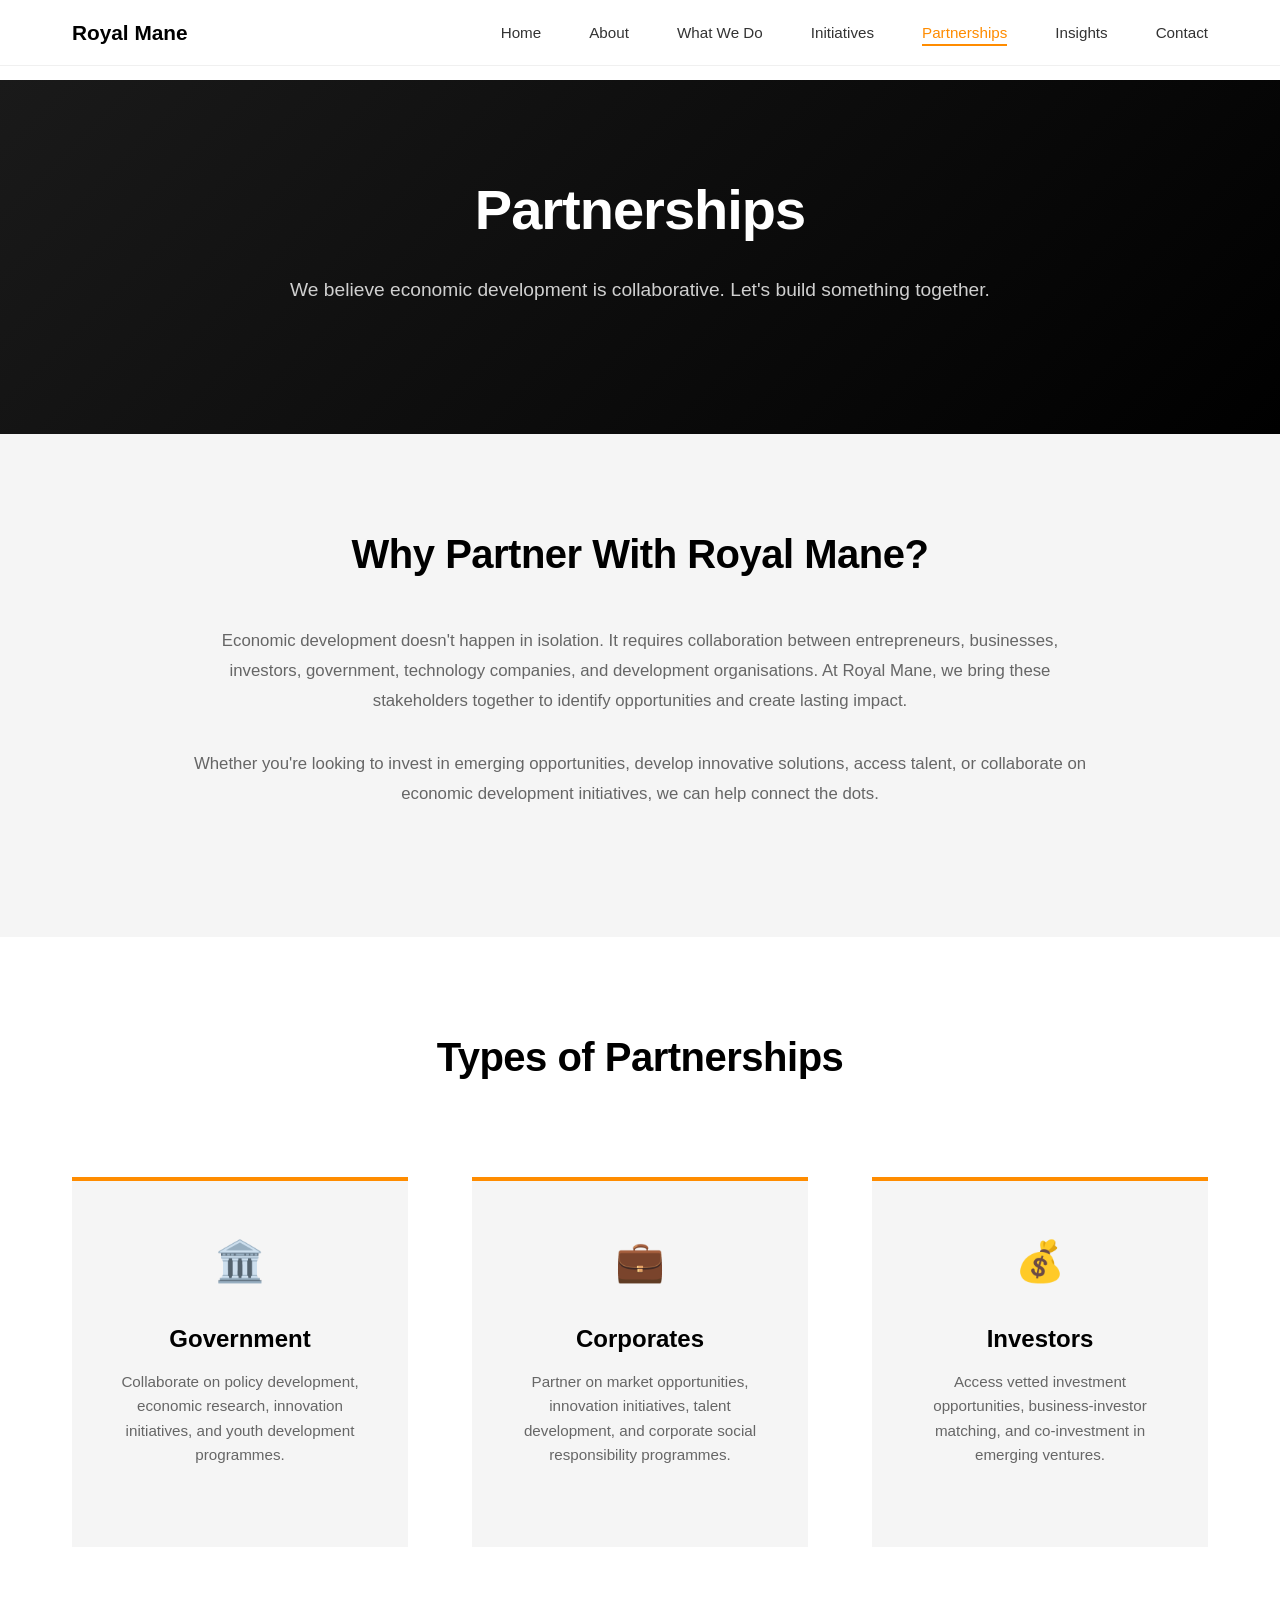
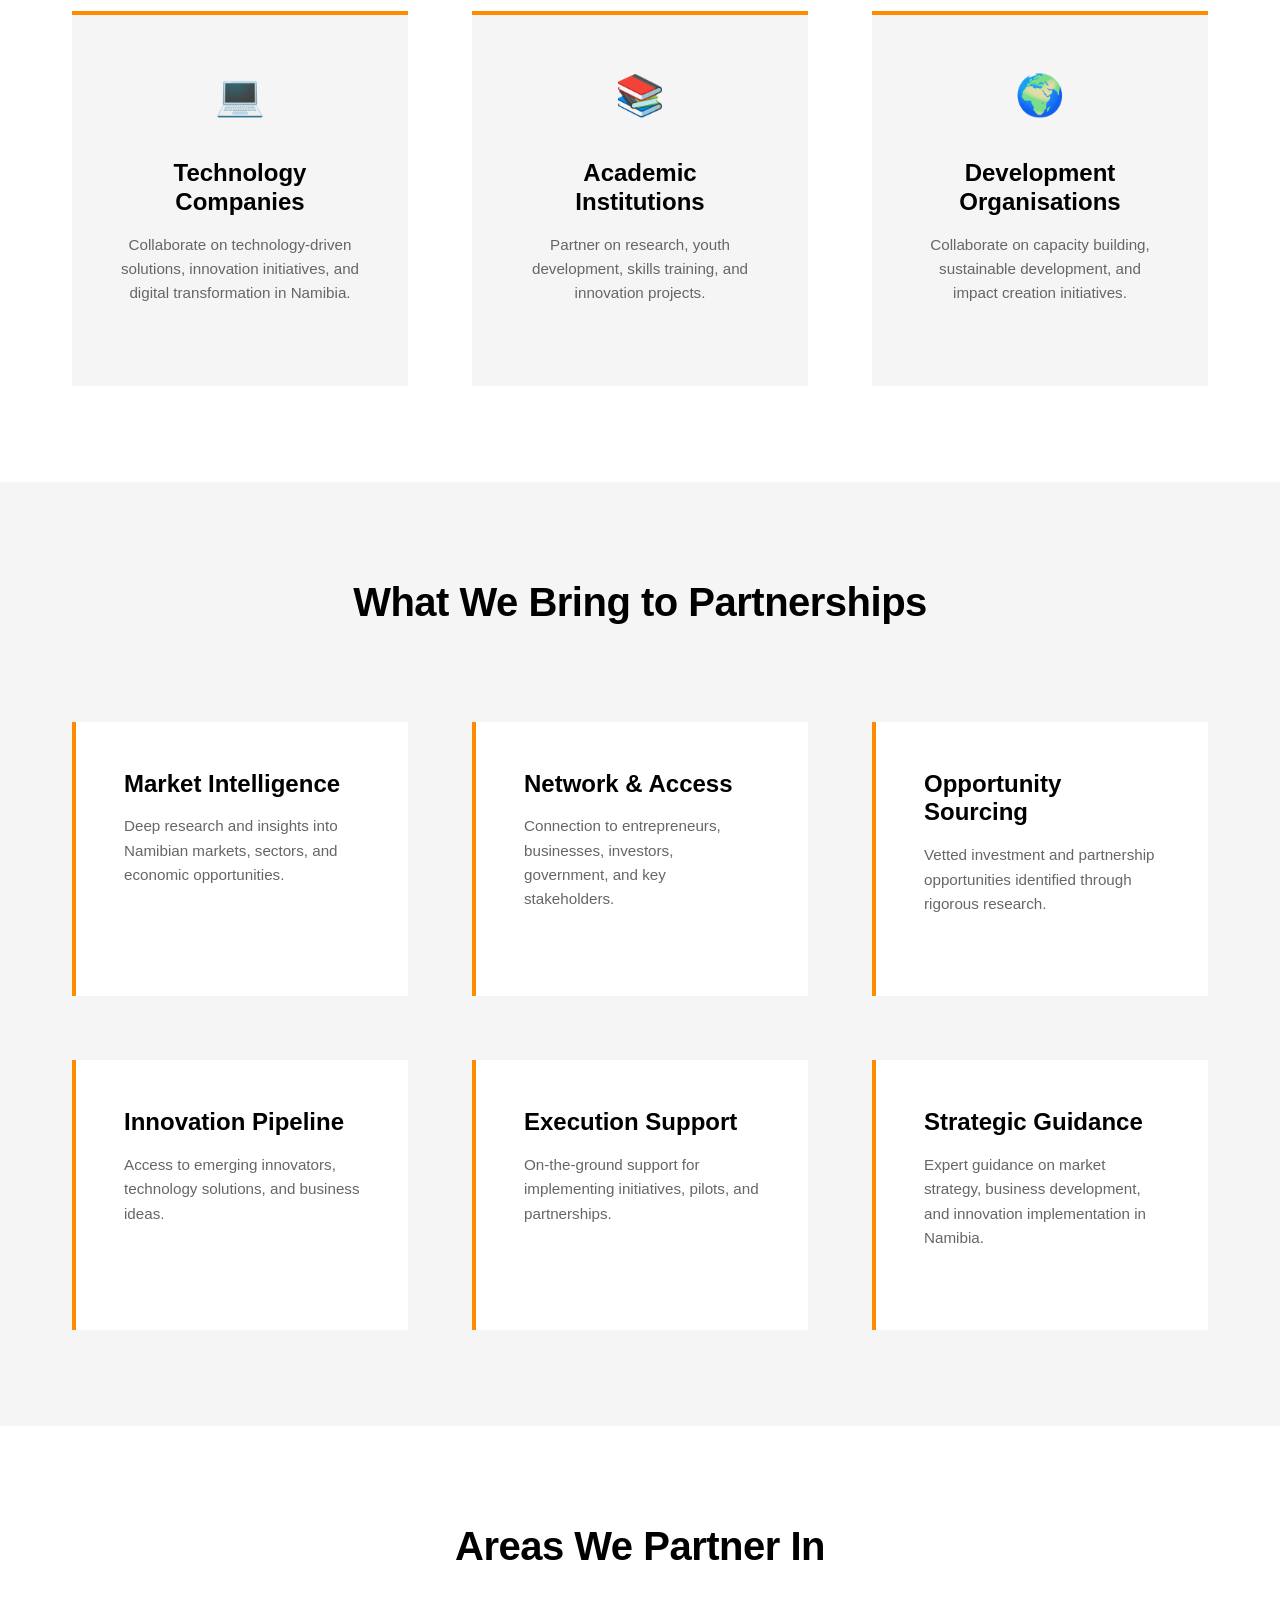
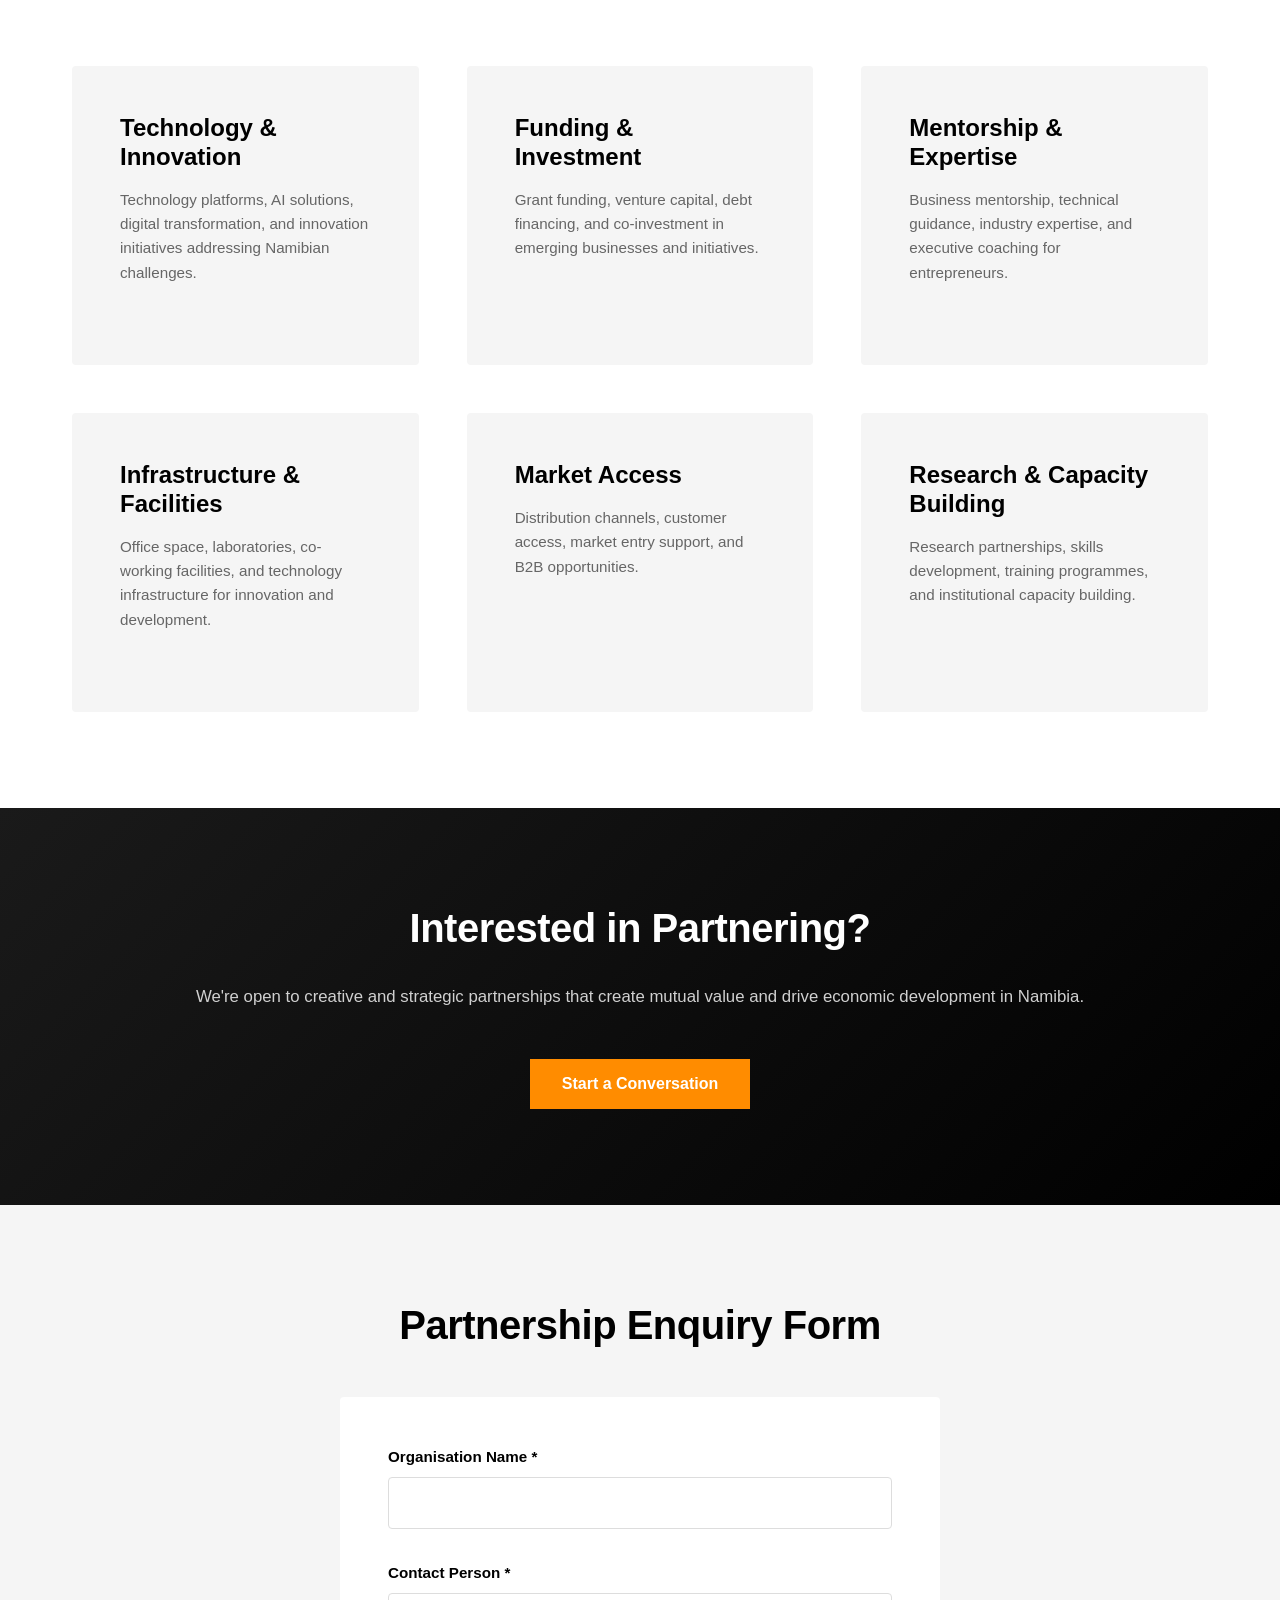
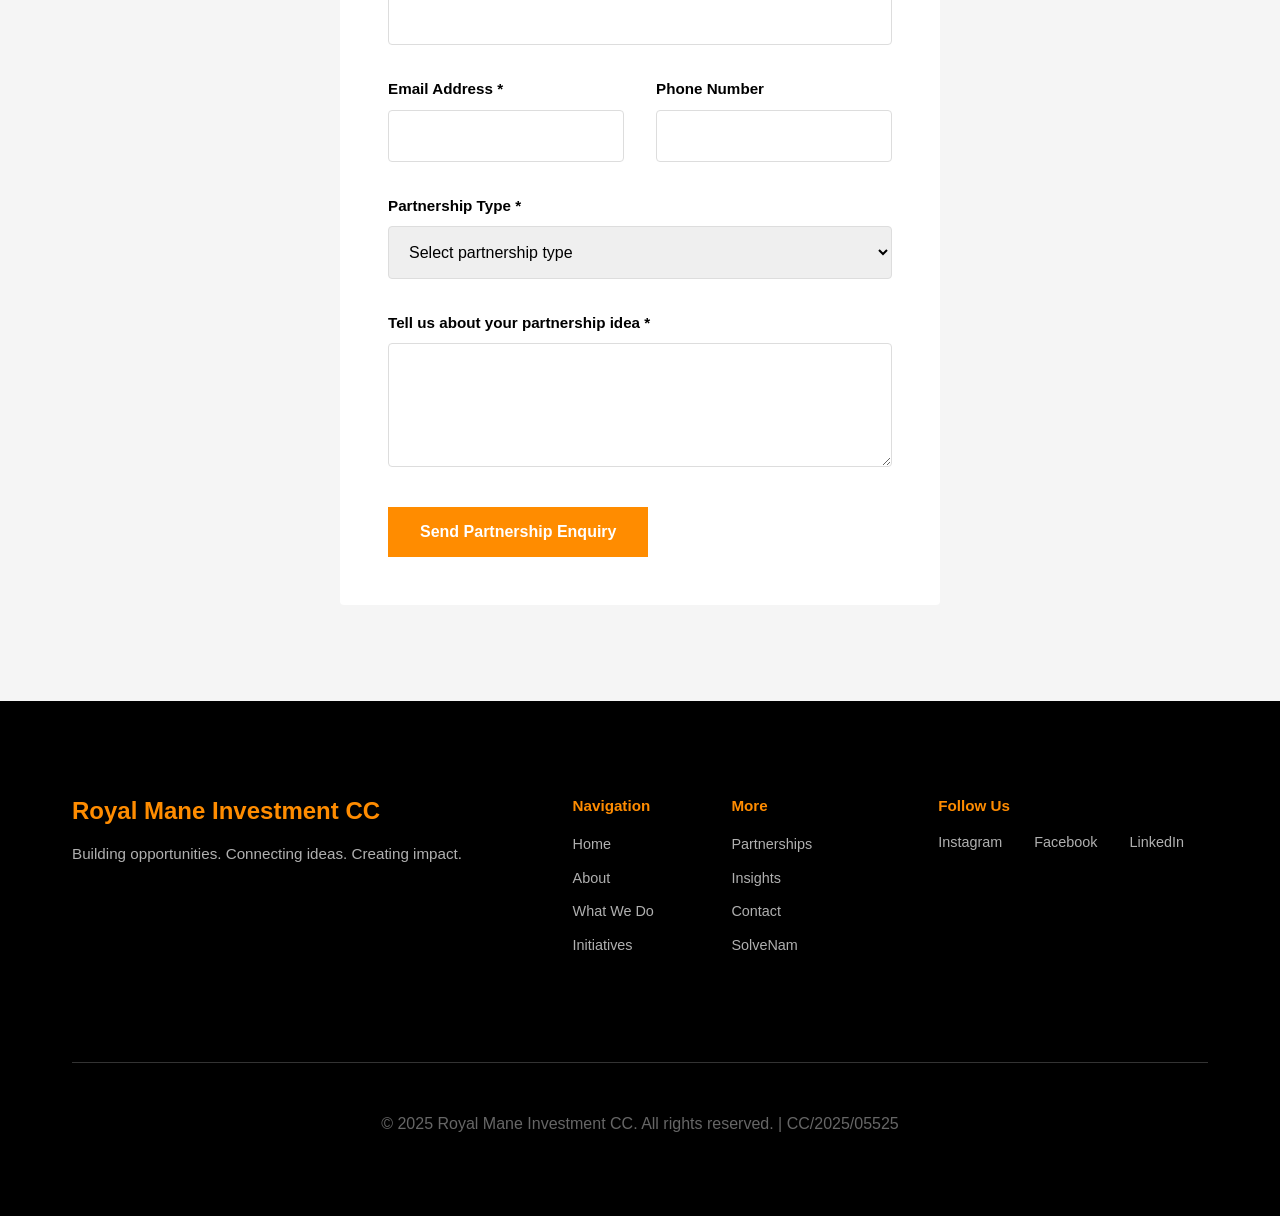
<file: partnerships.html>
<!DOCTYPE html>
<html lang="en">
<head>
    <meta charset="UTF-8">
    <meta name="viewport" content="width=device-width, initial-scale=1.0">
    <meta name="description" content="Partnerships - Royal Mane Investment CC. We collaborate with government, corporates, investors, technology companies, and development organisations.">
    <meta name="keywords" content="partnerships, collaboration, government, corporates, investors, development organisations">
    <meta property="og:title" content="Partnerships - Royal Mane Investment CC">
    <meta property="og:description" content="Partner with Royal Mane to create economic impact and innovation in Namibia.">
    <title>Partnerships - Royal Mane Investment CC</title>
    <link rel="icon" type="image/svg+xml" href="data:image/svg+xml,<svg xmlns='http://www.w3.org/2000/svg' viewBox='0 0 100 100'><text y='75' font-size='75' font-weight='bold' fill='%23FF8C00'>R</text></svg>">
    <link rel="stylesheet" href="styles.css">
</head>
<body>
    <!-- Navigation -->
    <nav class="navbar">
        <div class="nav-container">
            <a href="index.html" class="logo">
                <span class="logo-text">Royal Mane</span>
            </a>
            <button class="hamburger" id="hamburger">
                <span></span>
                <span></span>
                <span></span>
            </button>
            <ul class="nav-menu" id="navMenu">
                <li><a href="index.html" class="nav-link">Home</a></li>
                <li><a href="about.html" class="nav-link">About</a></li>
                <li><a href="what-we-do.html" class="nav-link">What We Do</a></li>
                <li><a href="initiatives.html" class="nav-link">Initiatives</a></li>
                <li><a href="partnerships.html" class="nav-link active">Partnerships</a></li>
                <li><a href="insights.html" class="nav-link">Insights</a></li>
                <li><a href="contact.html" class="nav-link">Contact</a></li>
            </ul>
        </div>
    </nav>

    <!-- Page Hero -->
    <section class="page-hero">
        <div class="container">
            <h1>Partnerships</h1>
            <p>We believe economic development is collaborative. Let's build something together.</p>
        </div>
    </section>

    <!-- Partnership Philosophy -->
    <section class="partnership-intro">
        <div class="container">
            <h2>Why Partner With Royal Mane?</h2>
            <div class="intro-content">
                <p>Economic development doesn't happen in isolation. It requires collaboration between entrepreneurs, businesses, investors, government, technology companies, and development organisations. At Royal Mane, we bring these stakeholders together to identify opportunities and create lasting impact.</p>
                <p>Whether you're looking to invest in emerging opportunities, develop innovative solutions, access talent, or collaborate on economic development initiatives, we can help connect the dots.</p>
            </div>
        </div>
    </section>

    <!-- Partnership Types -->
    <section class="partnership-types">
        <div class="container">
            <h2>Types of Partnerships</h2>
            <div class="partnership-grid">
                <div class="partnership-card">
                    <div class="partnership-icon">🏛️</div>
                    <h3>Government</h3>
                    <p>Collaborate on policy development, economic research, innovation initiatives, and youth development programmes.</p>
                </div>
                <div class="partnership-card">
                    <div class="partnership-icon">💼</div>
                    <h3>Corporates</h3>
                    <p>Partner on market opportunities, innovation initiatives, talent development, and corporate social responsibility programmes.</p>
                </div>
                <div class="partnership-card">
                    <div class="partnership-icon">💰</div>
                    <h3>Investors</h3>
                    <p>Access vetted investment opportunities, business-investor matching, and co-investment in emerging ventures.</p>
                </div>
                <div class="partnership-card">
                    <div class="partnership-icon">💻</div>
                    <h3>Technology Companies</h3>
                    <p>Collaborate on technology-driven solutions, innovation initiatives, and digital transformation in Namibia.</p>
                </div>
                <div class="partnership-card">
                    <div class="partnership-icon">📚</div>
                    <h3>Academic Institutions</h3>
                    <p>Partner on research, youth development, skills training, and innovation projects.</p>
                </div>
                <div class="partnership-card">
                    <div class="partnership-icon">🌍</div>
                    <h3>Development Organisations</h3>
                    <p>Collaborate on capacity building, sustainable development, and impact creation initiatives.</p>
                </div>
            </div>
        </div>
    </section>

    <!-- What We Offer Partners -->
    <section class="partnership-value">
        <div class="container">
            <h2>What We Bring to Partnerships</h2>
            <div class="value-grid">
                <div class="value-item">
                    <h3>Market Intelligence</h3>
                    <p>Deep research and insights into Namibian markets, sectors, and economic opportunities.</p>
                </div>
                <div class="value-item">
                    <h3>Network & Access</h3>
                    <p>Connection to entrepreneurs, businesses, investors, government, and key stakeholders.</p>
                </div>
                <div class="value-item">
                    <h3>Opportunity Sourcing</h3>
                    <p>Vetted investment and partnership opportunities identified through rigorous research.</p>
                </div>
                <div class="value-item">
                    <h3>Innovation Pipeline</h3>
                    <p>Access to emerging innovators, technology solutions, and business ideas.</p>
                </div>
                <div class="value-item">
                    <h3>Execution Support</h3>
                    <p>On-the-ground support for implementing initiatives, pilots, and partnerships.</p>
                </div>
                <div class="value-item">
                    <h3>Strategic Guidance</h3>
                    <p>Expert guidance on market strategy, business development, and innovation implementation in Namibia.</p>
                </div>
            </div>
        </div>
    </section>

    <!-- Partnership Areas -->
    <section class="partnership-areas">
        <div class="container">
            <h2>Areas We Partner In</h2>
            <div class="areas-list">
                <div class="area-item">
                    <h3>Technology & Innovation</h3>
                    <p>Technology platforms, AI solutions, digital transformation, and innovation initiatives addressing Namibian challenges.</p>
                </div>
                <div class="area-item">
                    <h3>Funding & Investment</h3>
                    <p>Grant funding, venture capital, debt financing, and co-investment in emerging businesses and initiatives.</p>
                </div>
                <div class="area-item">
                    <h3>Mentorship & Expertise</h3>
                    <p>Business mentorship, technical guidance, industry expertise, and executive coaching for entrepreneurs.</p>
                </div>
                <div class="area-item">
                    <h3>Infrastructure & Facilities</h3>
                    <p>Office space, laboratories, co-working facilities, and technology infrastructure for innovation and development.</p>
                </div>
                <div class="area-item">
                    <h3>Market Access</h3>
                    <p>Distribution channels, customer access, market entry support, and B2B opportunities.</p>
                </div>
                <div class="area-item">
                    <h3>Research & Capacity Building</h3>
                    <p>Research partnerships, skills development, training programmes, and institutional capacity building.</p>
                </div>
            </div>
        </div>
    </section>

    <!-- Partnership Enquiry -->
    <section class="partnership-enquiry">
        <div class="container">
            <h2>Interested in Partnering?</h2>
            <p>We're open to creative and strategic partnerships that create mutual value and drive economic development in Namibia.</p>
            <button class="btn btn-primary" onclick="document.getElementById('partnershipForm').scrollIntoView({behavior: 'smooth'})">Start a Conversation</button>
        </div>
    </section>

    <!-- Partnership Enquiry Form -->
    <section class="partnership-form-section" id="partnershipForm">
        <div class="container">
            <h2>Partnership Enquiry Form</h2>
            <form class="partnership-form" onsubmit="handlePartnershipForm(event)">
                <div class="form-group">
                    <label for="organisationName">Organisation Name *</label>
                    <input type="text" id="organisationName" name="organisationName" required>
                </div>
                <div class="form-group">
                    <label for="contactPerson">Contact Person *</label>
                    <input type="text" id="contactPerson" name="contactPerson" required>
                </div>
                <div class="form-row">
                    <div class="form-group">
                        <label for="partnerEmail">Email Address *</label>
                        <input type="email" id="partnerEmail" name="email" required>
                    </div>
                    <div class="form-group">
                        <label for="partnerPhone">Phone Number</label>
                        <input type="tel" id="partnerPhone" name="phone">
                    </div>
                </div>
                <div class="form-group">
                    <label for="partnershipType">Partnership Type *</label>
                    <select id="partnershipType" name="partnershipType" required>
                        <option value="">Select partnership type</option>
                        <option value="technology">Technology & Innovation</option>
                        <option value="funding">Funding & Investment</option>
                        <option value="mentorship">Mentorship & Expertise</option>
                        <option value="infrastructure">Infrastructure & Facilities</option>
                        <option value="market-access">Market Access</option>
                        <option value="research">Research & Capacity Building</option>
                        <option value="other">Other</option>
                    </select>
                </div>
                <div class="form-group">
                    <label for="partnershipDescription">Tell us about your partnership idea *</label>
                    <textarea id="partnershipDescription" name="description" rows="5" required></textarea>
                </div>
                <button type="submit" class="btn btn-primary">Send Partnership Enquiry</button>
            </form>
        </div>
    </section>

    <!-- Footer -->
    <footer class="footer">
        <div class="container">
            <div class="footer-content">
                <div class="footer-brand">
                    <h3>Royal Mane Investment CC</h3>
                    <p>Building opportunities. Connecting ideas. Creating impact.</p>
                </div>
                <div class="footer-links">
                    <div class="footer-column">
                        <h4>Navigation</h4>
                        <ul>
                            <li><a href="index.html">Home</a></li>
                            <li><a href="about.html">About</a></li>
                            <li><a href="what-we-do.html">What We Do</a></li>
                            <li><a href="initiatives.html">Initiatives</a></li>
                        </ul>
                    </div>
                    <div class="footer-column">
                        <h4>More</h4>
                        <ul>
                            <li><a href="partnerships.html">Partnerships</a></li>
                            <li><a href="insights.html">Insights</a></li>
                            <li><a href="contact.html">Contact</a></li>
                            <li><a href="initiatives.html#solvenam">SolveNam</a></li>
                        </ul>
                    </div>
                </div>
                <div class="footer-social">
                    <h4>Follow Us</h4>
                    <div class="social-links">
                        <a href="#" target="_blank" rel="noopener noreferrer" aria-label="Instagram">Instagram</a>
                        <a href="#" target="_blank" rel="noopener noreferrer" aria-label="Facebook">Facebook</a>
                        <a href="#" target="_blank" rel="noopener noreferrer" aria-label="LinkedIn">LinkedIn</a>
                    </div>
                </div>
            </div>
            <div class="footer-bottom">
                <p>&copy; 2025 Royal Mane Investment CC. All rights reserved. | CC/2025/05525</p>
            </div>
        </div>
    </footer>

    <style>
        .page-hero {
            margin-top: 80px;
            padding: var(--spacing-2xl) var(--spacing-md);
            background: linear-gradient(135deg, var(--color-dark-gray) 0%, var(--color-black) 100%);
            color: var(--color-white);
            text-align: center;
        }

        .page-hero h1 {
            color: var(--color-white);
            margin-bottom: var(--spacing-md);
        }

        .page-hero p {
            font-size: 1.2rem;
            color: #d0d0d0;
        }

        .partnership-intro {
            padding: var(--spacing-2xl) var(--spacing-md);
            background-color: var(--color-light-gray);
        }

        .partnership-intro h2 {
            color: var(--color-black);
            text-align: center;
            margin-bottom: var(--spacing-lg);
        }

        .intro-content {
            max-width: 900px;
            margin: 0 auto;
            text-align: center;
        }

        .intro-content p {
            font-size: 1.05rem;
            line-height: 1.8;
            color: var(--color-text-light);
            margin-bottom: var(--spacing-md);
        }

        .partnership-types {
            padding: var(--spacing-2xl) var(--spacing-md);
            background-color: var(--color-white);
        }

        .partnership-types h2 {
            color: var(--color-black);
            text-align: center;
            margin-bottom: var(--spacing-2xl);
        }

        .partnership-grid {
            display: grid;
            grid-template-columns: repeat(auto-fit, minmax(280px, 1fr));
            gap: var(--spacing-xl);
            max-width: 1200px;
            margin: 0 auto;
        }

        .partnership-card {
            background-color: var(--color-light-gray);
            padding: var(--spacing-lg);
            border-top: 4px solid var(--color-orange);
            text-align: center;
            transition: var(--transition);
        }

        .partnership-card:hover {
            transform: translateY(-8px);
            box-shadow: 0 15px 40px rgba(0, 0, 0, 0.1);
        }

        .partnership-icon {
            font-size: 2.5rem;
            margin-bottom: var(--spacing-md);
        }

        .partnership-card h3 {
            color: var(--color-black);
            margin-bottom: var(--spacing-sm);
        }

        .partnership-card p {
            color: var(--color-text-light);
            font-size: 0.95rem;
        }

        .partnership-value {
            padding: var(--spacing-2xl) var(--spacing-md);
            background-color: var(--color-light-gray);
        }

        .partnership-value h2 {
            color: var(--color-black);
            text-align: center;
            margin-bottom: var(--spacing-2xl);
        }

        .value-grid {
            display: grid;
            grid-template-columns: repeat(auto-fit, minmax(300px, 1fr));
            gap: var(--spacing-xl);
            max-width: 1200px;
            margin: 0 auto;
        }

        .value-item {
            background-color: var(--color-white);
            padding: var(--spacing-lg);
            border-left: 4px solid var(--color-orange);
        }

        .value-item h3 {
            color: var(--color-black);
            margin-bottom: var(--spacing-sm);
        }

        .value-item p {
            color: var(--color-text-light);
            font-size: 0.95rem;
        }

        .partnership-areas {
            padding: var(--spacing-2xl) var(--spacing-md);
            background-color: var(--color-white);
        }

        .partnership-areas h2 {
            color: var(--color-black);
            text-align: center;
            margin-bottom: var(--spacing-2xl);
        }

        .areas-list {
            display: grid;
            grid-template-columns: repeat(auto-fit, minmax(300px, 1fr));
            gap: var(--spacing-lg);
            max-width: 1200px;
            margin: 0 auto;
        }

        .area-item {
            padding: var(--spacing-lg);
            background-color: var(--color-light-gray);
            border-radius: 4px;
        }

        .area-item h3 {
            color: var(--color-black);
            margin-bottom: var(--spacing-sm);
        }

        .area-item p {
            color: var(--color-text-light);
            font-size: 0.95rem;
        }

        .partnership-enquiry {
            padding: var(--spacing-2xl) var(--spacing-md);
            background: linear-gradient(135deg, var(--color-dark-gray) 0%, var(--color-black) 100%);
            color: var(--color-white);
            text-align: center;
        }

        .partnership-enquiry h2 {
            color: var(--color-white);
            margin-bottom: var(--spacing-md);
        }

        .partnership-enquiry p {
            color: #d0d0d0;
            font-size: 1.05rem;
            margin-bottom: var(--spacing-lg);
        }

        .partnership-form-section {
            padding: var(--spacing-2xl) var(--spacing-md);
            background-color: var(--color-light-gray);
        }

        .partnership-form-section h2 {
            color: var(--color-black);
            text-align: center;
            margin-bottom: var(--spacing-lg);
        }

        .partnership-form {
            max-width: 600px;
            margin: 0 auto;
            background-color: var(--color-white);
            padding: var(--spacing-lg);
            border-radius: 4px;
        }

        .form-group {
            margin-bottom: var(--spacing-md);
        }

        .form-group label {
            display: block;
            font-weight: 600;
            color: var(--color-black);
            margin-bottom: var(--spacing-xs);
            font-size: 0.95rem;
        }

        .form-group input,
        .form-group select,
        .form-group textarea {
            width: 100%;
            padding: var(--spacing-sm);
            border: 1px solid #ddd;
            border-radius: 4px;
            font-family: var(--font-primary);
            font-size: 1rem;
            transition: var(--transition);
        }

        .form-group input:focus,
        .form-group select:focus,
        .form-group textarea:focus {
            outline: none;
            border-color: var(--color-orange);
            box-shadow: 0 0 0 3px rgba(255, 140, 0, 0.1);
        }

        .form-row {
            display: grid;
            grid-template-columns: 1fr 1fr;
            gap: var(--spacing-md);
        }

        @media (max-width: 768px) {
            .form-row {
                grid-template-columns: 1fr;
            }

            .partnership-grid {
                grid-template-columns: 1fr;
            }

            .value-grid {
                grid-template-columns: 1fr;
            }
        }
    </style>

    <script src="script.js"></script>
</body>
</html>
</file>
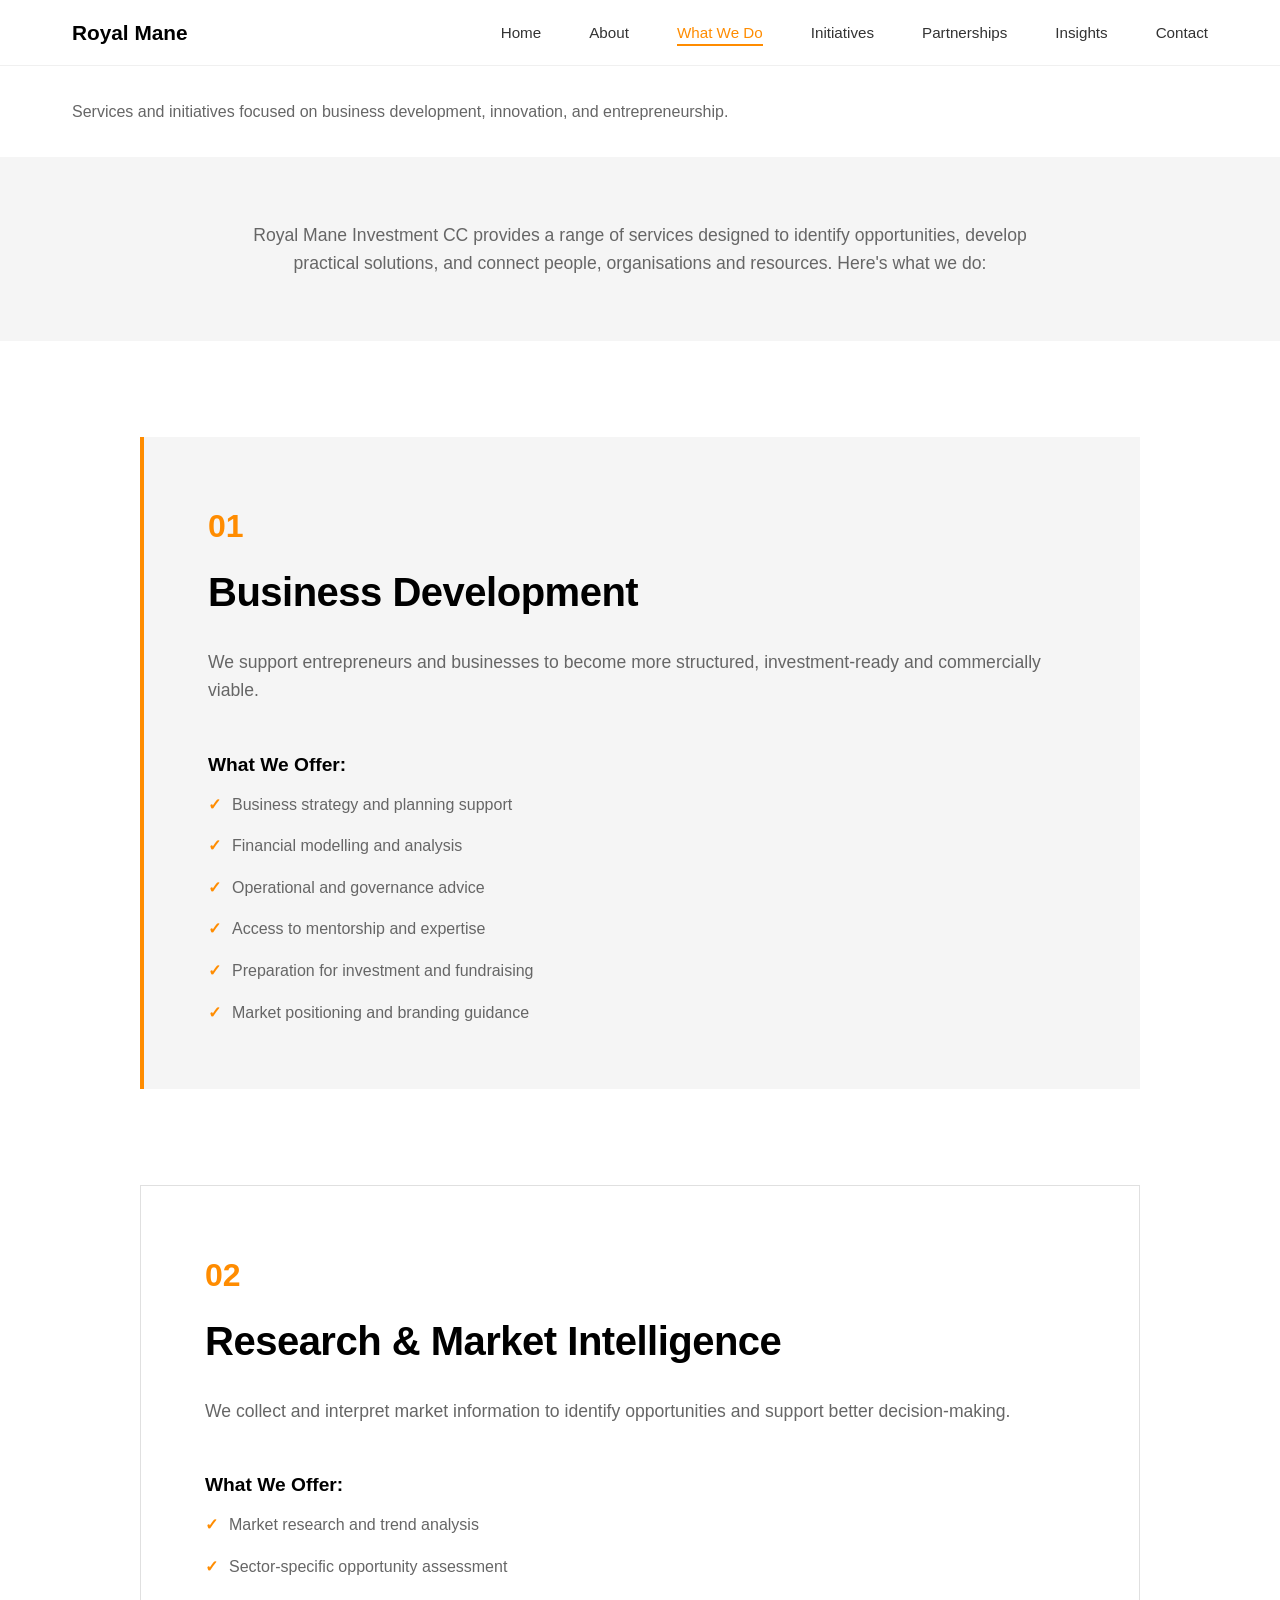
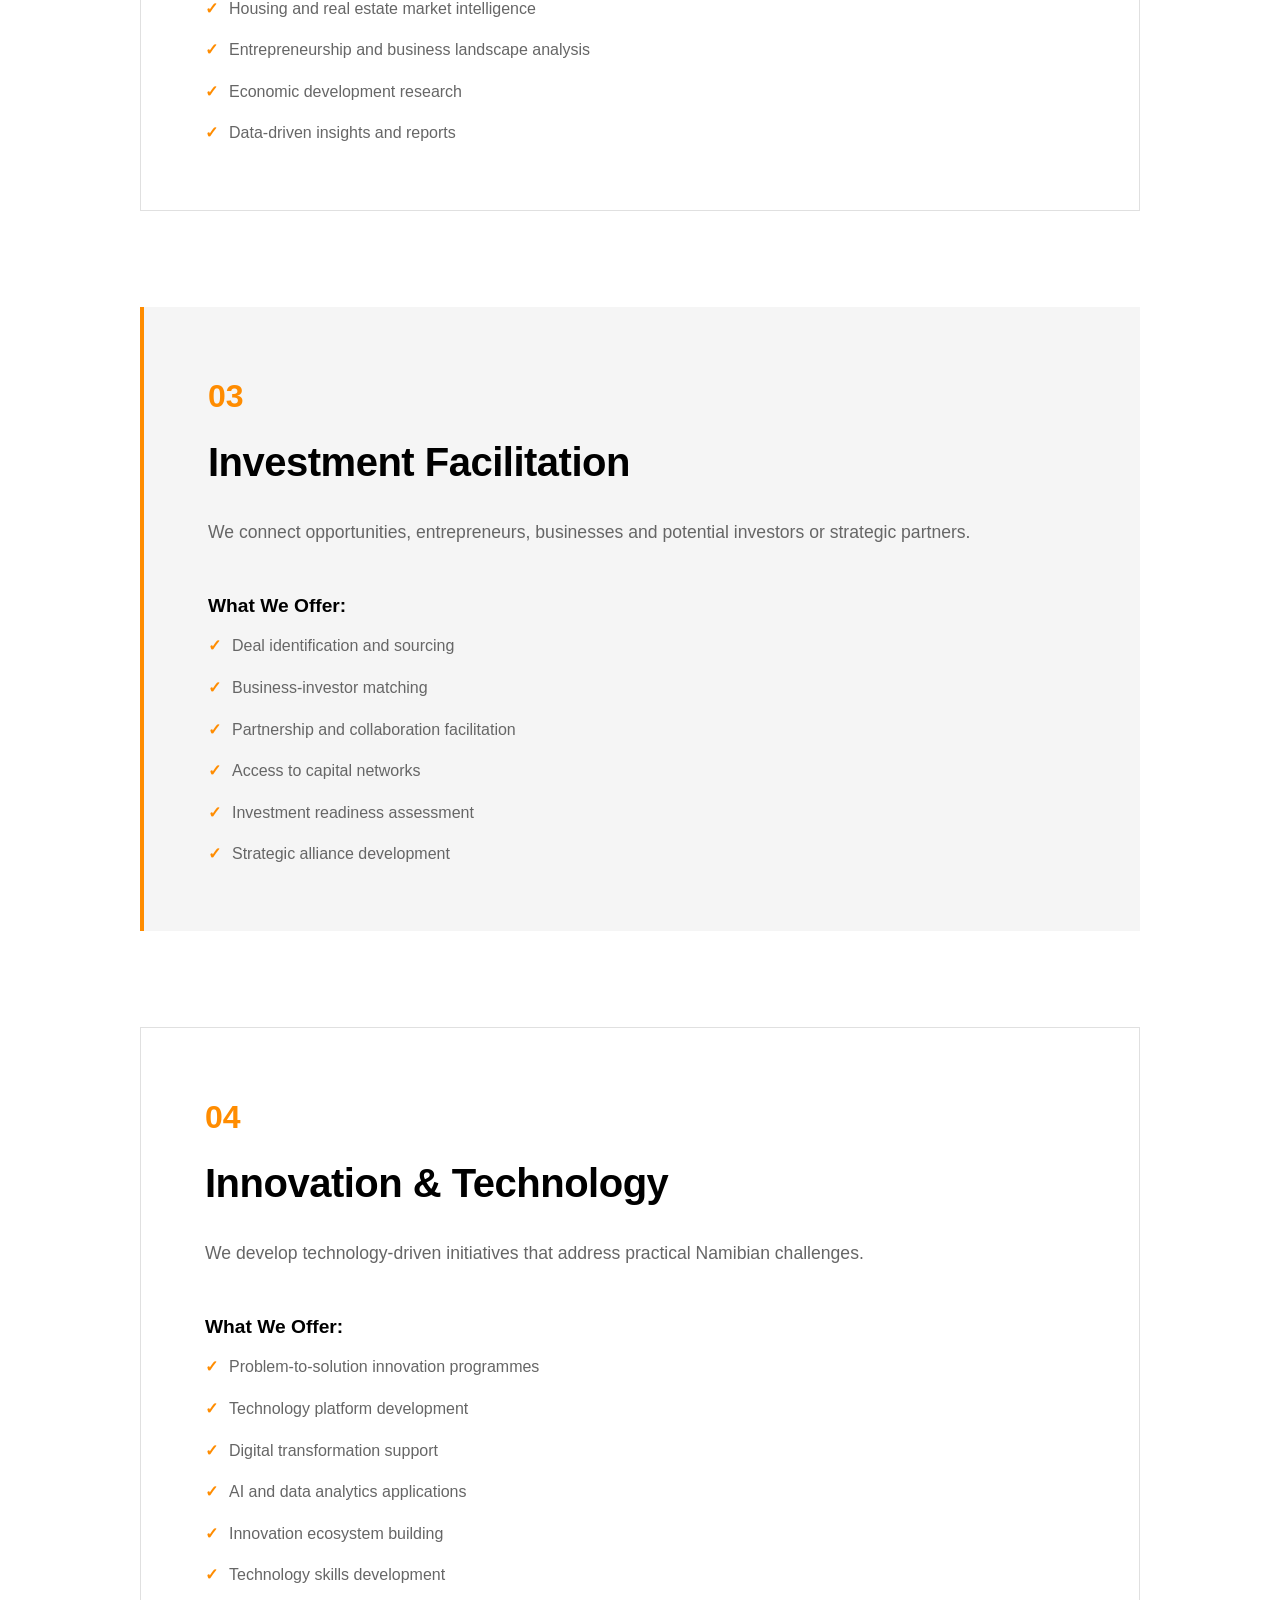
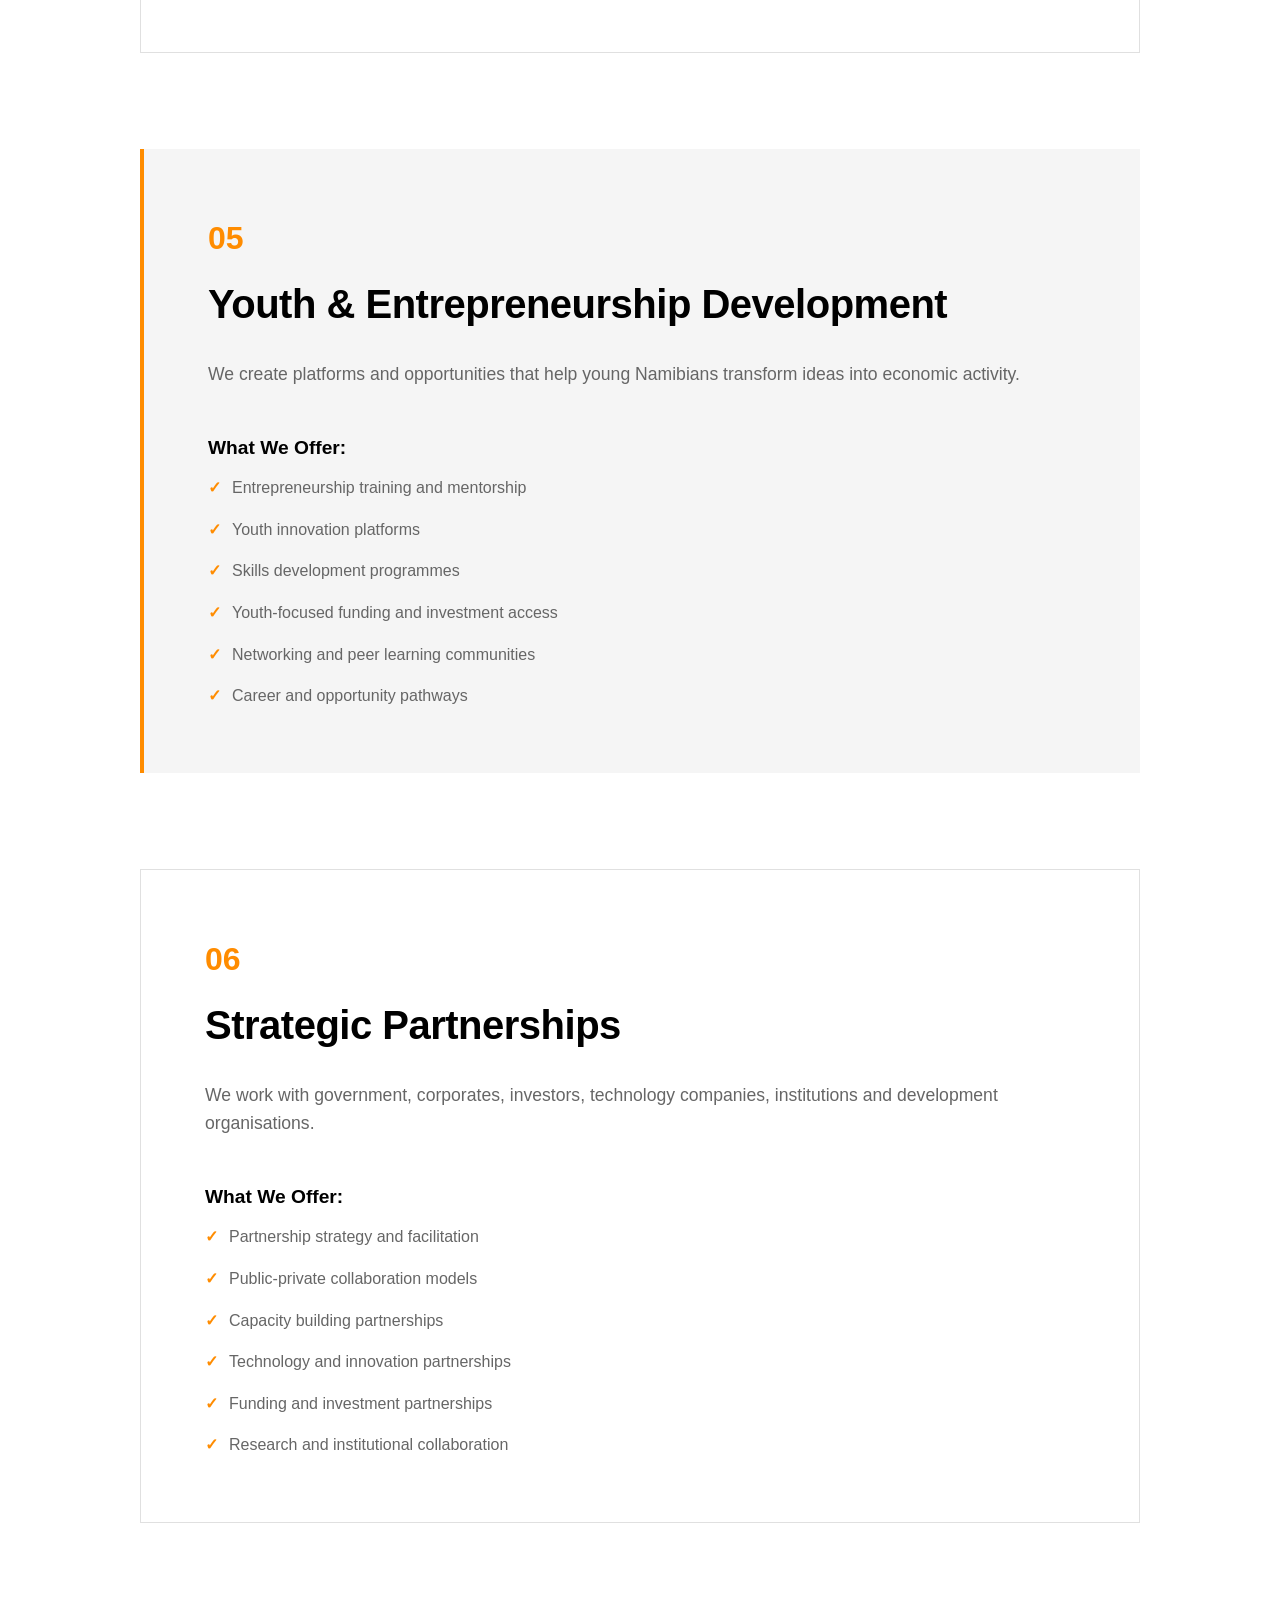
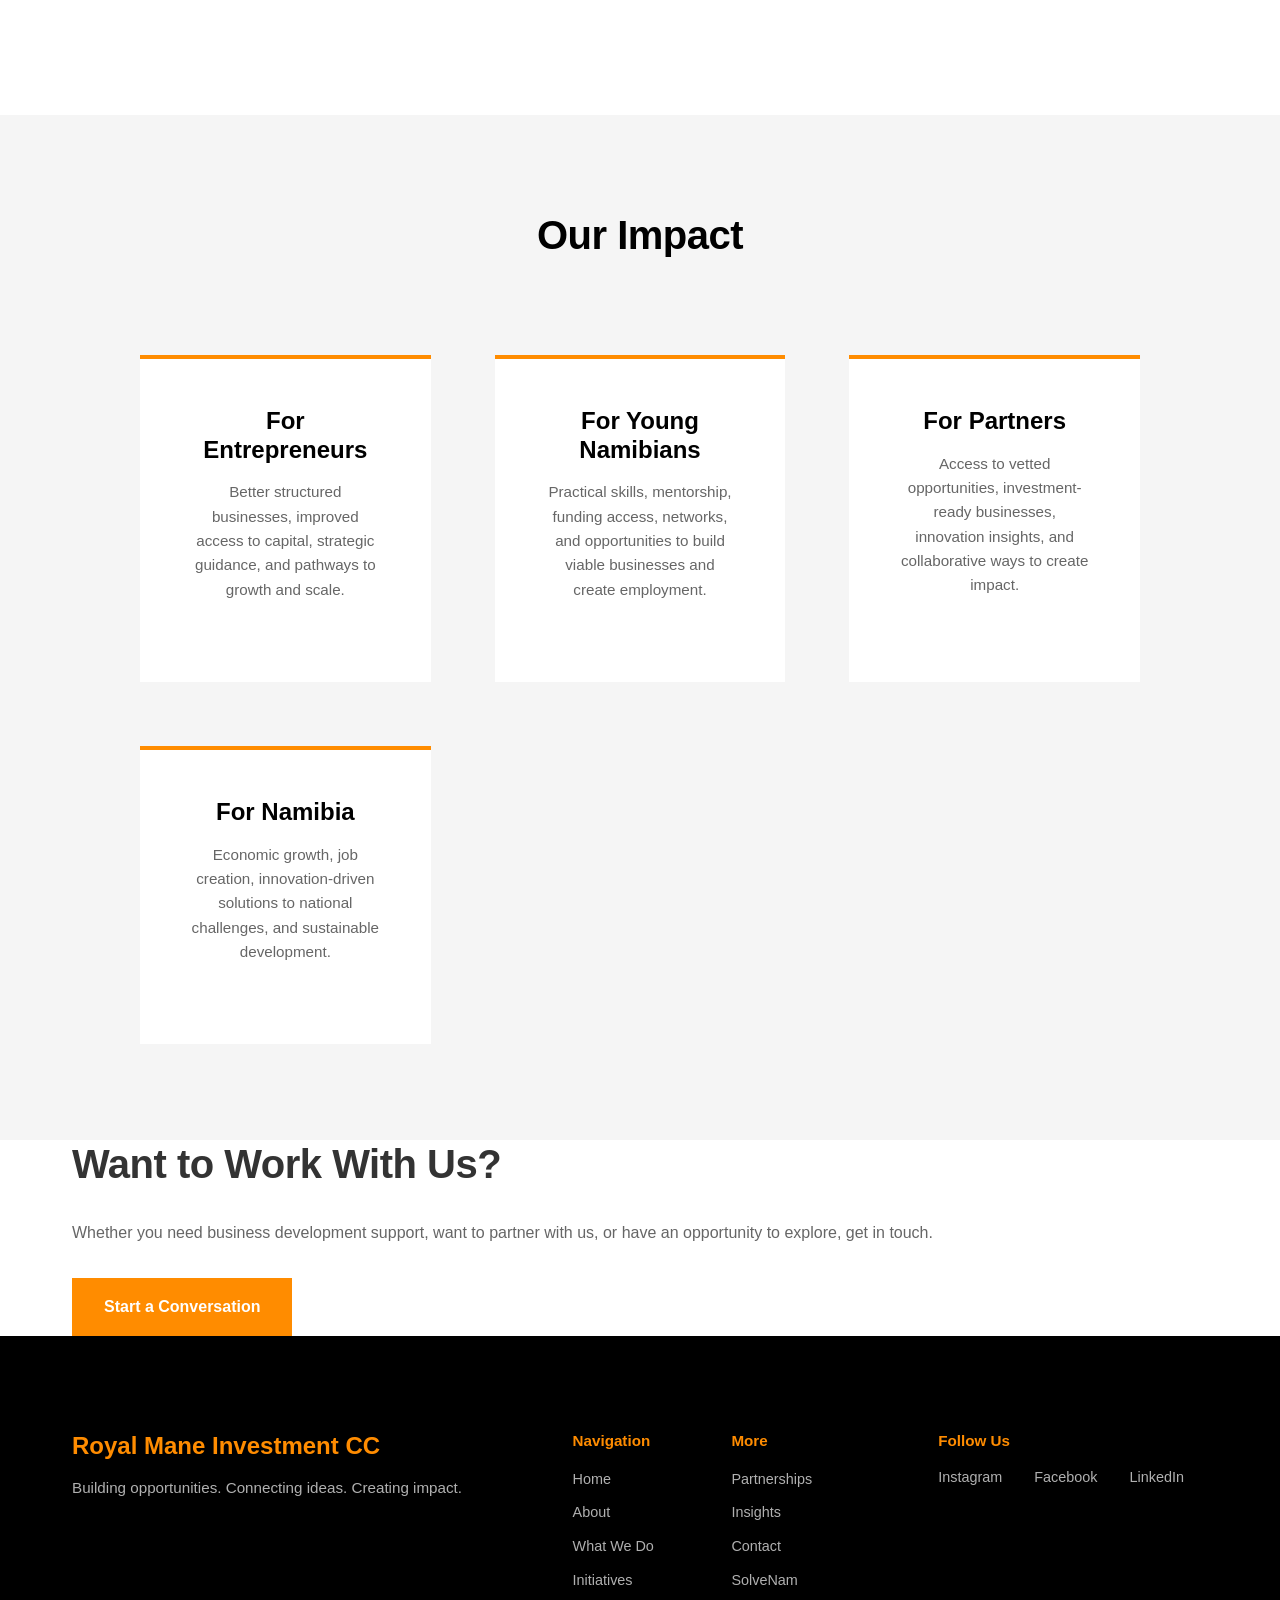
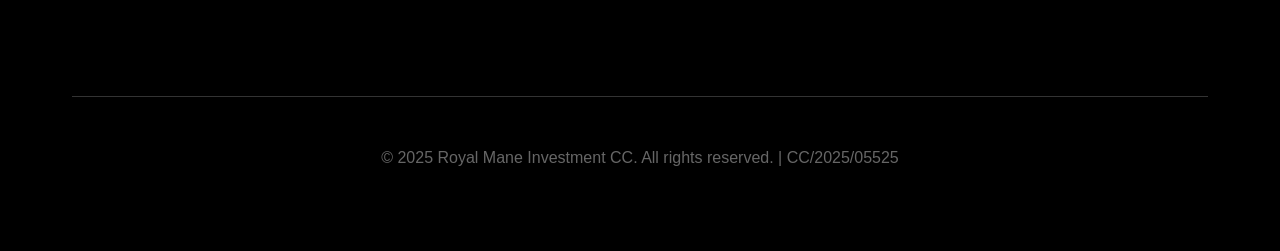
<file: what-we-do.html>
<!DOCTYPE html>
<html lang="en">
<head>
    <meta charset="UTF-8">
    <meta name="viewport" content="width=device-width, initial-scale=1.0">
    <meta name="description" content="What We Do - Royal Mane Investment CC services: Business Development, Research & Market Intelligence, Investment Facilitation, Innovation & Technology, Youth Development, and Strategic Partnerships.">
    <meta name="keywords" content="Business development, market intelligence, investment facilitation, innovation, technology, youth entrepreneurship">
    <meta property="og:title" content="What We Do - Royal Mane Investment CC">
    <meta property="og:description" content="Explore our services and how we support entrepreneurs, businesses, and innovation in Namibia.">
    <title>What We Do - Royal Mane Investment CC</title>
    <link rel="icon" type="image/svg+xml" href="data:image/svg+xml,<svg xmlns='http://www.w3.org/2000/svg' viewBox='0 0 100 100'><text y='75' font-size='75' font-weight='bold' fill='%23FF8C00'>R</text></svg>">
    <link rel="stylesheet" href="styles.css">
</head>
<body>
    <!-- Navigation -->
    <nav class="navbar">
        <div class="nav-container">
            <a href="index.html" class="logo">
                <span class="logo-text">Royal Mane</span>
            </a>
            <button class="hamburger" id="hamburger">
                <span></span>
                <span></span>
                <span></span>
            </button>
            <ul class="nav-menu" id="navMenu">
                <li><a href="index.html" class="nav-link">Home</a></li>
                <li><a href="about.html" class="nav-link">About</a></li>
                <li><a href="what-we-do.html" class="nav-link active">What We Do</a></li>
                <li><a href="initiatives.html" class="nav-link">Initiatives</a></li>
                <li><a href="partnerships.html" class="nav-link">Partnerships</a></li>
                <li><a href="insights.html" class="nav-link">Insights</a></li>
                <li><a href="contact.html" class="nav-link">Contact</a></li>
            </ul>
        </div>
    </nav>

    <!-- Page Hero -->
    <section class="page-hero">
        <div class="container">
            <h1>What We Do</h1>
            <p>Services and initiatives focused on business development, innovation, and entrepreneurship.</p>
        </div>
    </section>

    <!-- Services Overview -->
    <section class="services-overview">
        <div class="container">
            <p class="overview-text">Royal Mane Investment CC provides a range of services designed to identify opportunities, develop practical solutions, and connect people, organisations and resources. Here's what we do:</p>
        </div>
    </section>

    <!-- Detailed Services -->
    <section class="detailed-services">
        <div class="container">
            <!-- Service 1 -->
            <div class="service-detail">
                <div class="service-detail-content">
                    <div class="service-detail-number">01</div>
                    <h2>Business Development</h2>
                    <p>We support entrepreneurs and businesses to become more structured, investment-ready and commercially viable.</p>
                    <h3>What We Offer:</h3>
                    <ul class="service-list">
                        <li>Business strategy and planning support</li>
                        <li>Financial modelling and analysis</li>
                        <li>Operational and governance advice</li>
                        <li>Access to mentorship and expertise</li>
                        <li>Preparation for investment and fundraising</li>
                        <li>Market positioning and branding guidance</li>
                    </ul>
                </div>
            </div>

            <!-- Service 2 -->
            <div class="service-detail alt">
                <div class="service-detail-content">
                    <div class="service-detail-number">02</div>
                    <h2>Research & Market Intelligence</h2>
                    <p>We collect and interpret market information to identify opportunities and support better decision-making.</p>
                    <h3>What We Offer:</h3>
                    <ul class="service-list">
                        <li>Market research and trend analysis</li>
                        <li>Sector-specific opportunity assessment</li>
                        <li>Housing and real estate market intelligence</li>
                        <li>Entrepreneurship and business landscape analysis</li>
                        <li>Economic development research</li>
                        <li>Data-driven insights and reports</li>
                    </ul>
                </div>
            </div>

            <!-- Service 3 -->
            <div class="service-detail">
                <div class="service-detail-content">
                    <div class="service-detail-number">03</div>
                    <h2>Investment Facilitation</h2>
                    <p>We connect opportunities, entrepreneurs, businesses and potential investors or strategic partners.</p>
                    <h3>What We Offer:</h3>
                    <ul class="service-list">
                        <li>Deal identification and sourcing</li>
                        <li>Business-investor matching</li>
                        <li>Partnership and collaboration facilitation</li>
                        <li>Access to capital networks</li>
                        <li>Investment readiness assessment</li>
                        <li>Strategic alliance development</li>
                    </ul>
                </div>
            </div>

            <!-- Service 4 -->
            <div class="service-detail alt">
                <div class="service-detail-content">
                    <div class="service-detail-number">04</div>
                    <h2>Innovation & Technology</h2>
                    <p>We develop technology-driven initiatives that address practical Namibian challenges.</p>
                    <h3>What We Offer:</h3>
                    <ul class="service-list">
                        <li>Problem-to-solution innovation programmes</li>
                        <li>Technology platform development</li>
                        <li>Digital transformation support</li>
                        <li>AI and data analytics applications</li>
                        <li>Innovation ecosystem building</li>
                        <li>Technology skills development</li>
                    </ul>
                </div>
            </div>

            <!-- Service 5 -->
            <div class="service-detail">
                <div class="service-detail-content">
                    <div class="service-detail-number">05</div>
                    <h2>Youth & Entrepreneurship Development</h2>
                    <p>We create platforms and opportunities that help young Namibians transform ideas into economic activity.</p>
                    <h3>What We Offer:</h3>
                    <ul class="service-list">
                        <li>Entrepreneurship training and mentorship</li>
                        <li>Youth innovation platforms</li>
                        <li>Skills development programmes</li>
                        <li>Youth-focused funding and investment access</li>
                        <li>Networking and peer learning communities</li>
                        <li>Career and opportunity pathways</li>
                    </ul>
                </div>
            </div>

            <!-- Service 6 -->
            <div class="service-detail alt">
                <div class="service-detail-content">
                    <div class="service-detail-number">06</div>
                    <h2>Strategic Partnerships</h2>
                    <p>We work with government, corporates, investors, technology companies, institutions and development organisations.</p>
                    <h3>What We Offer:</h3>
                    <ul class="service-list">
                        <li>Partnership strategy and facilitation</li>
                        <li>Public-private collaboration models</li>
                        <li>Capacity building partnerships</li>
                        <li>Technology and innovation partnerships</li>
                        <li>Funding and investment partnerships</li>
                        <li>Research and institutional collaboration</li>
                    </ul>
                </div>
            </div>
        </div>
    </section>

    <!-- Service Impact -->
    <section class="service-impact">
        <div class="container">
            <h2>Our Impact</h2>
            <div class="impact-grid">
                <div class="impact-card">
                    <h3>For Entrepreneurs</h3>
                    <p>Better structured businesses, improved access to capital, strategic guidance, and pathways to growth and scale.</p>
                </div>
                <div class="impact-card">
                    <h3>For Young Namibians</h3>
                    <p>Practical skills, mentorship, funding access, networks, and opportunities to build viable businesses and create employment.</p>
                </div>
                <div class="impact-card">
                    <h3>For Partners</h3>
                    <p>Access to vetted opportunities, investment-ready businesses, innovation insights, and collaborative ways to create impact.</p>
                </div>
                <div class="impact-card">
                    <h3>For Namibia</h3>
                    <p>Economic growth, job creation, innovation-driven solutions to national challenges, and sustainable development.</p>
                </div>
            </div>
        </div>
    </section>

    <!-- CTA -->
    <section class="cta-section">
        <div class="container">
            <h2>Want to Work With Us?</h2>
            <p>Whether you need business development support, want to partner with us, or have an opportunity to explore, get in touch.</p>
            <a href="contact.html" class="btn btn-primary">Start a Conversation</a>
        </div>
    </section>

    <!-- Footer -->
    <footer class="footer">
        <div class="container">
            <div class="footer-content">
                <div class="footer-brand">
                    <h3>Royal Mane Investment CC</h3>
                    <p>Building opportunities. Connecting ideas. Creating impact.</p>
                </div>
                <div class="footer-links">
                    <div class="footer-column">
                        <h4>Navigation</h4>
                        <ul>
                            <li><a href="index.html">Home</a></li>
                            <li><a href="about.html">About</a></li>
                            <li><a href="what-we-do.html">What We Do</a></li>
                            <li><a href="initiatives.html">Initiatives</a></li>
                        </ul>
                    </div>
                    <div class="footer-column">
                        <h4>More</h4>
                        <ul>
                            <li><a href="partnerships.html">Partnerships</a></li>
                            <li><a href="insights.html">Insights</a></li>
                            <li><a href="contact.html">Contact</a></li>
                            <li><a href="initiatives.html#solvenam">SolveNam</a></li>
                        </ul>
                    </div>
                </div>
                <div class="footer-social">
                    <h4>Follow Us</h4>
                    <div class="social-links">
                        <a href="#" target="_blank" rel="noopener noreferrer" aria-label="Instagram">Instagram</a>
                        <a href="#" target="_blank" rel="noopener noreferrer" aria-label="Facebook">Facebook</a>
                        <a href="#" target="_blank" rel="noopener noreferrer" aria-label="LinkedIn">LinkedIn</a>
                    </div>
                </div>
            </div>
            <div class="footer-bottom">
                <p>&copy; 2025 Royal Mane Investment CC. All rights reserved. | CC/2025/05525</p>
            </div>
        </div>
    </footer>

    <style>
        .services-overview {
            padding: var(--spacing-xl) var(--spacing-md);
            background-color: var(--color-light-gray);
        }

        .overview-text {
            font-size: 1.1rem;
            text-align: center;
            max-width: 800px;
            margin: 0 auto;
        }

        .detailed-services {
            padding: var(--spacing-2xl) var(--spacing-md);
            background-color: var(--color-white);
        }

        .service-detail {
            max-width: 1000px;
            margin: 0 auto var(--spacing-2xl);
            padding: var(--spacing-xl);
            background-color: var(--color-light-gray);
            border-left: 4px solid var(--color-orange);
        }

        .service-detail.alt {
            background-color: var(--color-white);
            border: 1px solid #e0e0e0;
        }

        .service-detail-number {
            font-size: 2rem;
            font-weight: 700;
            color: var(--color-orange);
            margin-bottom: var(--spacing-sm);
        }

        .service-detail h2 {
            color: var(--color-black);
            margin-bottom: var(--spacing-md);
        }

        .service-detail > .service-detail-content > p {
            font-size: 1.1rem;
            margin-bottom: var(--spacing-lg);
            color: var(--color-text-light);
        }

        .service-detail h3 {
            color: var(--color-black);
            font-size: 1.2rem;
            margin: var(--spacing-lg) 0 var(--spacing-sm) 0;
        }

        .service-list {
            list-style: none;
            display: grid;
            grid-template-columns: 1fr;
            gap: var(--spacing-sm);
        }

        .service-list li {
            padding-left: 1.5rem;
            position: relative;
            color: var(--color-text-light);
        }

        .service-list li::before {
            content: "✓";
            position: absolute;
            left: 0;
            color: var(--color-orange);
            font-weight: bold;
        }

        .service-impact {
            padding: var(--spacing-2xl) var(--spacing-md);
            background-color: var(--color-light-gray);
        }

        .service-impact h2 {
            color: var(--color-black);
            text-align: center;
            margin-bottom: var(--spacing-2xl);
        }

        .impact-grid {
            display: grid;
            grid-template-columns: repeat(auto-fit, minmax(250px, 1fr));
            gap: var(--spacing-xl);
            max-width: 1000px;
            margin: 0 auto;
        }

        .impact-card {
            background-color: var(--color-white);
            padding: var(--spacing-lg);
            border-top: 4px solid var(--color-orange);
            text-align: center;
        }

        .impact-card h3 {
            color: var(--color-black);
            margin-bottom: var(--spacing-sm);
        }

        .impact-card p {
            color: var(--color-text-light);
            font-size: 0.95rem;
        }

        @media (max-width: 768px) {
            .service-detail {
                padding: var(--spacing-lg);
                margin-bottom: var(--spacing-lg);
            }

            .service-list {
                grid-template-columns: 1fr;
            }
        }
    </style>

    <script src="script.js"></script>
</body>
</html>
</file>
<file: styles.css>
/* ============================================
   ROYAL MANE INVESTMENT CC - STYLESHEET
   Modern, Premium, Responsive Corporate Design
   ============================================ */

/* CSS Variables */
:root {
    --color-black: #000000;
    --color-white: #FFFFFF;
    --color-orange: #FF8C00;
    --color-dark-gray: #1a1a1a;
    --color-light-gray: #f5f5f5;
    --color-text: #333333;
    --color-text-light: #666666;
    --spacing-xs: 0.5rem;
    --spacing-sm: 1rem;
    --spacing-md: 2rem;
    --spacing-lg: 3rem;
    --spacing-xl: 4rem;
    --spacing-2xl: 6rem;
    --transition: all 0.3s ease;
    --transition-slow: all 0.5s ease;
    --font-primary: 'Segoe UI', Tahoma, Geneva, Verdana, sans-serif;
    --font-mono: 'Courier New', monospace;
}

/* ============================================
   RESET & BASE STYLES
   ============================================ */

* {
    margin: 0;
    padding: 0;
    box-sizing: border-box;
}

html {
    scroll-behavior: smooth;
}

body {
    font-family: var(--font-primary);
    color: var(--color-text);
    background-color: var(--color-white);
    line-height: 1.6;
    overflow-x: hidden;
}

/* Typography */
h1, h2, h3, h4, h5, h6 {
    font-weight: 700;
    line-height: 1.2;
    margin-bottom: var(--spacing-md);
}

h1 {
    font-size: 3.5rem;
    letter-spacing: -1px;
}

h2 {
    font-size: 2.5rem;
    letter-spacing: -0.5px;
}

h3 {
    font-size: 1.5rem;
}

p {
    font-size: 1rem;
    color: var(--color-text-light);
    margin-bottom: var(--spacing-md);
}

a {
    color: var(--color-orange);
    text-decoration: none;
    transition: var(--transition);
}

a:hover {
    opacity: 0.8;
}

/* Container */
.container {
    max-width: 1200px;
    margin: 0 auto;
    padding: 0 var(--spacing-md);
}

/* ============================================
   NAVIGATION
   ============================================ */

.navbar {
    position: fixed;
    top: 0;
    left: 0;
    right: 0;
    background-color: var(--color-white);
    border-bottom: 1px solid #f0f0f0;
    z-index: 1000;
    transition: var(--transition);
}

.nav-container {
    max-width: 1200px;
    margin: 0 auto;
    padding: var(--spacing-sm) var(--spacing-md);
    display: flex;
    justify-content: space-between;
    align-items: center;
}

.logo {
    display: flex;
    align-items: center;
    gap: var(--spacing-xs);
    font-weight: 700;
    font-size: 1.3rem;
    color: var(--color-black);
    transition: var(--transition);
}

.logo-text {
    color: var(--color-black);
}

.logo:hover {
    color: var(--color-orange);
}

.nav-menu {
    display: flex;
    list-style: none;
    gap: var(--spacing-lg);
}

.nav-link {
    color: var(--color-text);
    font-weight: 500;
    font-size: 0.95rem;
    transition: var(--transition);
    position: relative;
}

.nav-link:hover,
.nav-link.active {
    color: var(--color-orange);
}

.nav-link.active::after {
    content: '';
    position: absolute;
    bottom: -5px;
    left: 0;
    width: 100%;
    height: 2px;
    background-color: var(--color-orange);
}

/* Hamburger Menu */
.hamburger {
    display: none;
    flex-direction: column;
    cursor: pointer;
    background: none;
    border: none;
    gap: 6px;
}

.hamburger span {
    width: 25px;
    height: 2px;
    background-color: var(--color-black);
    transition: var(--transition);
}

.hamburger.active span:nth-child(1) {
    transform: rotate(45deg) translate(10px, 10px);
}

.hamburger.active span:nth-child(2) {
    opacity: 0;
}

.hamburger.active span:nth-child(3) {
    transform: rotate(-45deg) translate(7px, -7px);
}

/* ============================================
   BUTTONS
   ============================================ */

.btn {
    display: inline-block;
    padding: 1rem 2rem;
    font-size: 1rem;
    font-weight: 600;
    border-radius: 0;
    border: none;
    cursor: pointer;
    transition: var(--transition);
    text-decoration: none;
    text-align: center;
}

.btn-primary {
    background-color: var(--color-orange);
    color: var(--color-white);
}

.btn-primary:hover {
    background-color: #e67e00;
    transform: translateY(-2px);
    box-shadow: 0 10px 25px rgba(255, 140, 0, 0.2);
}

.btn-secondary {
    background-color: var(--color-black);
    color: var(--color-white);
    border: 2px solid var(--color-black);
}

.btn-secondary:hover {
    background-color: var(--color-white);
    color: var(--color-black);
    transform: translateY(-2px);
    box-shadow: 0 10px 25px rgba(0, 0, 0, 0.1);
}

.btn-outline {
    background-color: transparent;
    color: var(--color-orange);
    border: 2px solid var(--color-orange);
}

.btn-outline:hover {
    background-color: var(--color-orange);
    color: var(--color-white);
}

/* ============================================
   HERO SECTION
   ============================================ */

.hero {
    margin-top: 80px;
    padding: var(--spacing-2xl) var(--spacing-md);
    background-color: var(--color-white);
    min-height: calc(100vh - 80px);
    display: flex;
    align-items: center;
}

.hero-content {
    max-width: 1200px;
    margin: 0 auto;
    display: grid;
    grid-template-columns: 1fr 1fr;
    gap: var(--spacing-2xl);
    align-items: center;
    width: 100%;
}

.hero-text h1 {
    color: var(--color-black);
    margin-bottom: var(--spacing-lg);
    line-height: 1.1;
}

.hero-subtext {
    font-size: 1.1rem;
    color: var(--color-text-light);
    margin-bottom: var(--spacing-lg);
    line-height: 1.8;
}

.hero-buttons {
    display: flex;
    gap: var(--spacing-md);
    flex-wrap: wrap;
}

.hero-visual {
    display: flex;
    justify-content: center;
    align-items: center;
    min-height: 400px;
}

.hero-svg {
    width: 100%;
    max-width: 400px;
    height: auto;
}

.data-point {
    animation: pulse 2s infinite;
}

.data-point:nth-child(2) {
    animation-delay: 0.5s;
}

.data-point:nth-child(3) {
    animation-delay: 1s;
}

@keyframes pulse {
    0%, 100% { r: 3; opacity: 1; }
    50% { r: 5; opacity: 0.5; }
}

.connection-lines {
    animation: drawLines 3s ease-in-out infinite;
}

@keyframes drawLines {
    0% { opacity: 0.2; }
    50% { opacity: 0.6; }
    100% { opacity: 0.2; }
}

.growth-indicator rect {
    animation: grow 2s ease-in-out infinite;
}

.growth-indicator rect:nth-child(2) {
    animation-delay: 0.3s;
}

.growth-indicator rect:nth-child(3) {
    animation-delay: 0.6s;
}

@keyframes grow {
    0%, 100% { opacity: 0.5; }
    50% { opacity: 1; }
}

/* ============================================
   ABOUT INTRODUCTION
   ============================================ */

.about-intro {
    padding: var(--spacing-2xl) var(--spacing-md);
    background-color: var(--color-light-gray);
}

.about-intro-content {
    max-width: 800px;
    margin: 0 auto;
    text-align: center;
}

.about-intro-content h2 {
    color: var(--color-black);
    font-size: 2.2rem;
    margin-bottom: var(--spacing-lg);
}

.about-intro-content p {
    font-size: 1.05rem;
    line-height: 1.8;
    margin-bottom: var(--spacing-md);
    color: var(--color-text-light);
}

.about-intro-content .btn {
    margin-top: var(--spacing-md);
}

/* ============================================
   WHAT WE DO SECTION
   ============================================ */

.what-we-do {
    padding: var(--spacing-2xl) var(--spacing-md);
    background-color: var(--color-white);
}

.what-we-do h2 {
    color: var(--color-black);
    text-align: center;
    margin-bottom: var(--spacing-2xl);
}

.services-grid {
    display: grid;
    grid-template-columns: repeat(auto-fit, minmax(300px, 1fr));
    gap: var(--spacing-xl);
    max-width: 1200px;
    margin: 0 auto;
}

.service-card {
    padding: var(--spacing-lg);
    background-color: var(--color-light-gray);
    border: 1px solid #e0e0e0;
    transition: var(--transition-slow);
    position: relative;
    overflow: hidden;
}

.service-card::before {
    content: '';
    position: absolute;
    top: 0;
    left: -100%;
    width: 100%;
    height: 4px;
    background-color: var(--color-orange);
    transition: var(--transition-slow);
}

.service-card:hover {
    transform: translateY(-8px);
    box-shadow: 0 15px 40px rgba(0, 0, 0, 0.1);
    background-color: var(--color-white);
}

.service-card:hover::before {
    left: 0;
}

.service-number {
    font-size: 2.5rem;
    font-weight: 700;
    color: var(--color-orange);
    margin-bottom: var(--spacing-md);
    opacity: 0.8;
}

.service-card h3 {
    color: var(--color-black);
    margin-bottom: var(--spacing-sm);
}

.service-card p {
    color: var(--color-text-light);
    font-size: 0.95rem;
    line-height: 1.6;
}

/* ============================================
   FLAGSHIP INITIATIVE SECTION
   ============================================ */

.flagship-initiative {
    padding: var(--spacing-2xl) var(--spacing-md);
    background: linear-gradient(135deg, var(--color-dark-gray) 0%, var(--color-black) 100%);
    color: var(--color-white);
}

.initiative-header {
    text-align: center;
    margin-bottom: var(--spacing-2xl);
}

.initiative-label {
    display: inline-block;
    font-size: 0.85rem;
    font-weight: 700;
    letter-spacing: 2px;
    color: var(--color-orange);
    margin-bottom: var(--spacing-sm);
}

.initiative-header h2 {
    color: var(--color-white);
    font-size: 3rem;
    margin-bottom: var(--spacing-sm);
}

.initiative-tagline {
    font-size: 1.3rem;
    color: var(--color-orange);
    margin-bottom: 0;
}

.initiative-content {
    display: grid;
    grid-template-columns: 1fr 2fr;
    gap: var(--spacing-2xl);
    margin-bottom: var(--spacing-2xl);
    align-items: center;
    max-width: 1200px;
    margin-left: auto;
    margin-right: auto;
}

.initiative-description p {
    color: #d0d0d0;
    font-size: 1.1rem;
    line-height: 1.8;
}

.initiative-process {
    display: flex;
    align-items: center;
    gap: var(--spacing-md);
    flex-wrap: wrap;
    justify-content: center;
}

.process-step {
    background-color: rgba(255, 140, 0, 0.1);
    border: 2px solid var(--color-orange);
    padding: var(--spacing-sm) var(--spacing-md);
    border-radius: 4px;
    min-width: 100px;
    text-align: center;
}

.step-label {
    font-weight: 700;
    color: var(--color-orange);
    font-size: 0.85rem;
}

.process-arrow {
    color: var(--color-orange);
    font-size: 1.5rem;
}

.solvenam-preview {
    max-width: 1200px;
    margin: 0 auto;
    text-align: center;
}

.preview-note {
    color: var(--color-orange);
    font-size: 0.9rem;
    font-weight: 600;
    margin-bottom: var(--spacing-md);
}

.solvenam-preview iframe {
    width: 100%;
    height: 600px;
    border: 2px solid var(--color-orange);
    border-radius: 4px;
}

/* ============================================
   OUR APPROACH SECTION
   ============================================ */

.our-approach {
    padding: var(--spacing-2xl) var(--spacing-md);
    background-color: var(--color-light-gray);
}

.our-approach h2 {
    color: var(--color-black);
    text-align: center;
    margin-bottom: var(--spacing-2xl);
}

.approach-timeline {
    display: grid;
    grid-template-columns: repeat(6, 1fr);
    gap: var(--spacing-md);
    max-width: 1200px;
    margin: 0 auto;
    align-items: start;
}

.timeline-item {
    background-color: var(--color-white);
    padding: var(--spacing-lg);
    text-align: center;
    border-top: 4px solid var(--color-orange);
    transition: var(--transition);
}

.timeline-item:hover {
    transform: translateY(-5px);
    box-shadow: 0 10px 30px rgba(0, 0, 0, 0.1);
}

.timeline-number {
    font-size: 2rem;
    font-weight: 700;
    color: var(--color-orange);
    margin-bottom: var(--spacing-sm);
}

.timeline-item h3 {
    color: var(--color-black);
    margin-bottom: var(--spacing-sm);
}

.timeline-item p {
    font-size: 0.9rem;
    color: var(--color-text-light);
}

.timeline-divider {
    display: none;
}

/* ============================================
   CURRENT INITIATIVES SECTION
   ============================================ */

.current-initiatives {
    padding: var(--spacing-2xl) var(--spacing-md);
    background-color: var(--color-white);
}

.current-initiatives h2 {
    color: var(--color-black);
    text-align: center;
    margin-bottom: var(--spacing-2xl);
}

.initiatives-grid {
    display: grid;
    grid-template-columns: repeat(auto-fit, minmax(280px, 1fr));
    gap: var(--spacing-xl);
    max-width: 1200px;
    margin: 0 auto;
}

.init-card {
    padding: var(--spacing-lg);
    background-color: var(--color-light-gray);
    border-left: 4px solid var(--color-orange);
    transition: var(--transition);
}

.init-card:hover {
    transform: translateX(8px);
    box-shadow: 0 10px 25px rgba(0, 0, 0, 0.08);
}

.init-card h3 {
    color: var(--color-black);
    margin-bottom: var(--spacing-sm);
}

.init-card p {
    color: var(--color-text-light);
    font-size: 0.95rem;
}

/* ============================================
   FOOTER
   ============================================ */

.footer {
    background-color: var(--color-black);
    color: var(--color-white);
    padding: var(--spacing-2xl) var(--spacing-md) var(--spacing-lg);
}

.footer-content {
    max-width: 1200px;
    margin: 0 auto;
    display: grid;
    grid-template-columns: 1.5fr 1fr 1fr;
    gap: var(--spacing-2xl);
    margin-bottom: var(--spacing-2xl);
}

.footer-brand h3 {
    color: var(--color-orange);
    margin-bottom: var(--spacing-sm);
}

.footer-brand p {
    color: #b0b0b0;
    font-size: 0.95rem;
    line-height: 1.6;
}

.footer-links {
    display: grid;
    grid-template-columns: 1fr 1fr;
    gap: var(--spacing-lg);
}

.footer-column h4 {
    color: var(--color-orange);
    margin-bottom: var(--spacing-sm);
    font-size: 0.95rem;
}

.footer-column ul {
    list-style: none;
}

.footer-column li {
    margin-bottom: var(--spacing-xs);
}

.footer-column a {
    color: #b0b0b0;
    transition: var(--transition);
    font-size: 0.9rem;
}

.footer-column a:hover {
    color: var(--color-orange);
}

.footer-social h4 {
    color: var(--color-orange);
    margin-bottom: var(--spacing-sm);
    font-size: 0.95rem;
}

.social-links {
    display: flex;
    gap: var(--spacing-md);
}

.social-links a {
    color: #b0b0b0;
    transition: var(--transition);
    font-size: 0.9rem;
}

.social-links a:hover {
    color: var(--color-orange);
}

.footer-bottom {
    border-top: 1px solid #333;
    padding-top: var(--spacing-lg);
    text-align: center;
    color: #888;
    font-size: 0.85rem;
}

/* ============================================
   RESPONSIVE DESIGN
   ============================================ */

@media (max-width: 768px) {
    :root {
        --spacing-2xl: 3rem;
        --spacing-xl: 2rem;
    }

    h1 {
        font-size: 2.5rem;
    }

    h2 {
        font-size: 1.8rem;
    }

    h3 {
        font-size: 1.2rem;
    }

    .hamburger {
        display: flex;
    }

    .nav-menu {
        position: fixed;
        left: -100%;
        top: 70px;
        flex-direction: column;
        background-color: var(--color-white);
        width: 100%;
        text-align: center;
        transition: 0.3s;
        box-shadow: 0 10px 27px rgba(0, 0, 0, 0.05);
        padding: var(--spacing-md) 0;
        gap: 0;
    }

    .nav-menu.active {
        left: 0;
    }

    .nav-link {
        display: block;
        padding: var(--spacing-md) 0;
        border-bottom: 1px solid #f0f0f0;
    }

    .nav-link.active::after {
        display: none;
    }

    .hero {
        margin-top: 70px;
        min-height: auto;
        padding: var(--spacing-lg) var(--spacing-md);
    }

    .hero-content {
        grid-template-columns: 1fr;
        gap: var(--spacing-lg);
    }

    .hero-buttons {
        flex-direction: column;
    }

    .btn {
        width: 100%;
    }

    .services-grid {
        grid-template-columns: 1fr;
        gap: var(--spacing-lg);
    }

    .initiative-content {
        grid-template-columns: 1fr;
        gap: var(--spacing-lg);
    }

    .approach-timeline {
        grid-template-columns: 1fr;
        gap: var(--spacing-lg);
    }

    .footer-content {
        grid-template-columns: 1fr;
        gap: var(--spacing-lg);
    }

    .footer-links {
        grid-template-columns: 1fr;
    }

    .solvenam-preview iframe {
        height: 400px;
    }

    .process-arrow {
        transform: rotate(90deg);
    }
}

@media (max-width: 480px) {
    h1 {
        font-size: 1.8rem;
    }

    h2 {
        font-size: 1.4rem;
    }

    .hero-subtext {
        font-size: 0.95rem;
    }

    .hero-buttons {
        gap: var(--spacing-sm);
    }

    .btn {
        padding: 0.8rem 1.5rem;
        font-size: 0.9rem;
    }

    .service-card {
        padding: var(--spacing-md);
    }

    .initiative-process {
        flex-direction: column;
        gap: var(--spacing-sm);
    }

    .process-arrow {
        transform: rotate(90deg);
    }

    .timeline-item {
        padding: var(--spacing-md);
    }

    .solvenam-preview iframe {
        height: 300px;
    }

    .footer-content {
        grid-template-columns: 1fr;
    }

    .social-links {
        flex-direction: column;
        align-items: flex-start;
    }
}

/* ============================================
   UTILITY CLASSES
   ============================================ */

.text-center {
    text-align: center;
}

.text-white {
    color: var(--color-white);
}

.text-orange {
    color: var(--color-orange);
}

.bg-dark {
    background-color: var(--color-dark-gray);
}

.bg-light {
    background-color: var(--color-light-gray);
}

.mt-lg {
    margin-top: var(--spacing-lg);
}

.mb-lg {
    margin-bottom: var(--spacing-lg);
}

.py-2xl {
    padding-top: var(--spacing-2xl);
    padding-bottom: var(--spacing-2xl);
}
</file>
